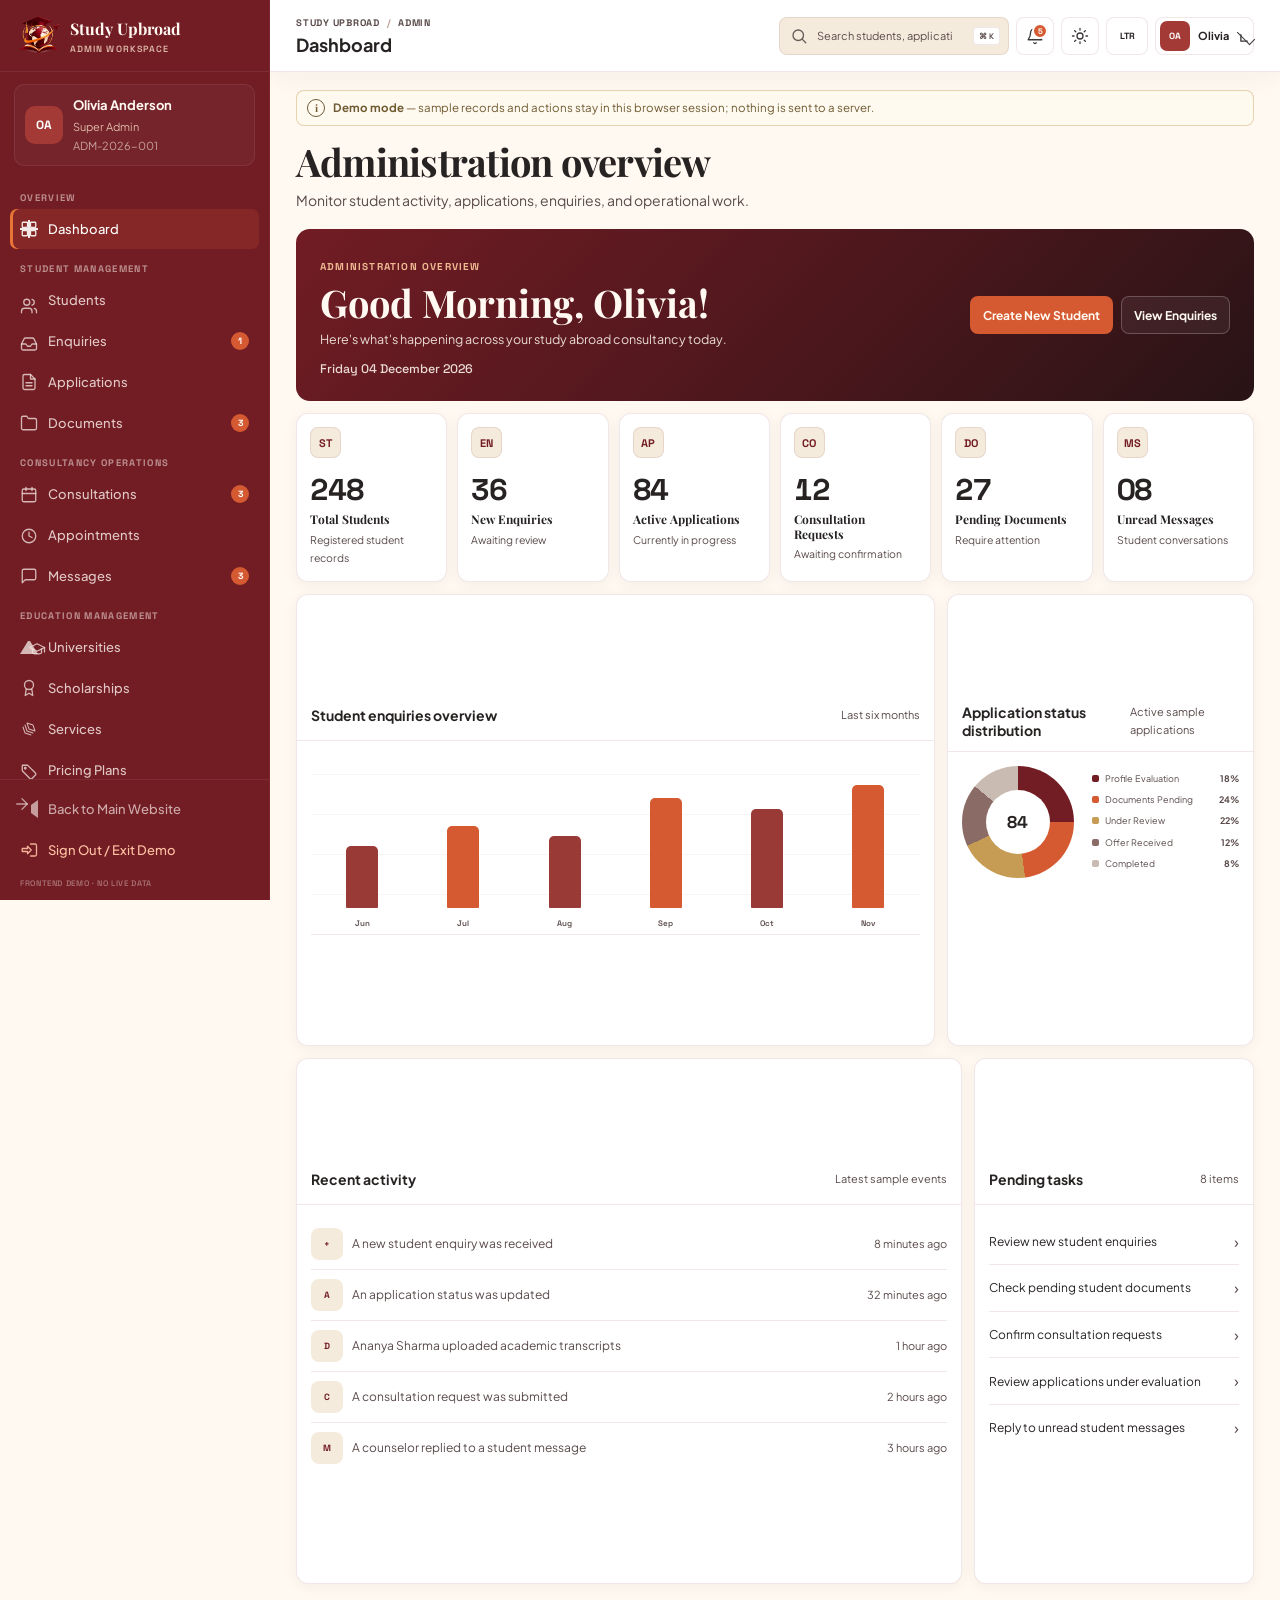
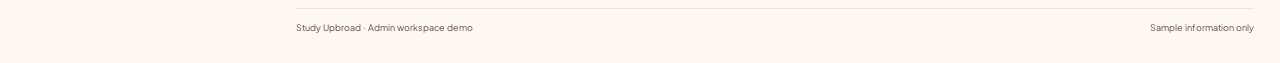
<file: admin/dashboard.html>
<!DOCTYPE html>
<html lang="en" dir="ltr" data-theme="light">
<head>
  <meta charset="UTF-8" />
  <meta name="viewport" content="width=device-width, initial-scale=1.0" />
  <meta name="description" content="Study Upbroad administration demo workspace." />
  <title>Admin Dashboard | Study Upbroad</title>
  <link rel="icon" type="image/png" href="../assets/logo/logo.png" />
  <link rel="preconnect" href="https://fonts.googleapis.com" />
  <link rel="preconnect" href="https://fonts.gstatic.com" crossorigin />
  <link href="https://fonts.googleapis.com/css2?family=Playfair+Display:wght@400;600;700&family=Plus+Jakarta+Sans:wght@400;500;600;700&family=Space+Grotesk:wght@400;500;600;700&display=swap" rel="stylesheet" />
  <link rel="stylesheet" href="../css/style.css" />
  <link rel="stylesheet" href="css/dashboard.css" />
  <script>
    (function () {
      var theme = localStorage.getItem('sub_theme') || 'light';
      var direction = localStorage.getItem('sub_dir') || 'ltr';
      document.documentElement.setAttribute('data-theme', theme);
      document.documentElement.setAttribute('dir', direction);
      document.documentElement.setAttribute('lang', direction === 'rtl' ? 'ar' : 'en');
    })();
  </script>
</head>
<body class="admin-body">
  <div class="admin-overlay" id="adminOverlay"></div>
  <div class="admin-shell">
    <aside class="admin-sidebar" id="adminSidebar" aria-label="Admin navigation">
      <a class="admin-brand" href="../index.html" aria-label="Study Upbroad home">
        <img src="../assets/logo/logo.png" alt="Study Upbroad" />
        <span><strong>Study Upbroad</strong><small>ADMIN WORKSPACE</small></span>
      </a>

      <div class="admin-user">
        <span class="admin-avatar">OA</span>
        <span class="admin-user-copy"><strong>Olivia Anderson</strong><small>Super Admin</small><small class="admin-id">ADM-2026-001</small></span>
      </div>

      <nav class="admin-nav" id="adminNav">
        <div class="nav-group">
          <span class="nav-group-label">Overview</span>
          <button class="admin-nav-link active" type="button" data-section="dashboard" data-icon="grid"><span class="nav-icon"></span><span>Dashboard</span></button>
        </div>
        <div class="nav-group">
          <span class="nav-group-label">Student management</span>
          <button class="admin-nav-link" type="button" data-section="students" data-icon="users"><span class="nav-icon"></span><span>Students</span></button>
          <button class="admin-nav-link" type="button" data-section="enquiries" data-icon="inbox"><span class="nav-icon"></span><span>Enquiries</span><span class="nav-badge" id="enquiryNavCount">0</span></button>
          <button class="admin-nav-link" type="button" data-section="applications" data-icon="file"><span class="nav-icon"></span><span>Applications</span></button>
          <button class="admin-nav-link" type="button" data-section="documents" data-icon="folder"><span class="nav-icon"></span><span>Documents</span><span class="nav-badge" id="documentNavCount">0</span></button>
        </div>
        <div class="nav-group">
          <span class="nav-group-label">Consultancy operations</span>
          <button class="admin-nav-link" type="button" data-section="consultations" data-icon="calendar"><span class="nav-icon"></span><span>Consultations</span><span class="nav-badge" id="consultationNavCount">0</span></button>
          <button class="admin-nav-link" type="button" data-section="appointments" data-icon="clock"><span class="nav-icon"></span><span>Appointments</span></button>
          <button class="admin-nav-link" type="button" data-section="messages" data-icon="message"><span class="nav-icon"></span><span>Messages</span><span class="nav-badge" id="messageNavCount">0</span></button>
        </div>
        <div class="nav-group">
          <span class="nav-group-label">Education management</span>
          <button class="admin-nav-link" type="button" data-section="universities" data-icon="school"><span class="nav-icon"></span><span>Universities</span></button>
          <button class="admin-nav-link" type="button" data-section="scholarships" data-icon="award"><span class="nav-icon"></span><span>Scholarships</span></button>
          <button class="admin-nav-link" type="button" data-section="services" data-icon="layers"><span class="nav-icon"></span><span>Services</span></button>
          <button class="admin-nav-link" type="button" data-section="pricing" data-icon="tag"><span class="nav-icon"></span><span>Pricing Plans</span></button>
        </div>
        <div class="nav-group">
          <span class="nav-group-label">Website management</span>
          <button class="admin-nav-link" type="button" data-section="blog" data-icon="edit"><span class="nav-icon"></span><span>Blog Management</span></button>
          <button class="admin-nav-link" type="button" data-section="website-enquiries" data-icon="globe"><span class="nav-icon"></span><span>Website Enquiries</span><span class="nav-badge" id="websiteEnquiryNavCount">0</span></button>
        </div>
        <div class="nav-group">
          <span class="nav-group-label">Analytics</span>
          <button class="admin-nav-link" type="button" data-section="reports" data-icon="chart"><span class="nav-icon"></span><span>Reports &amp; Analytics</span></button>
        </div>
        <div class="nav-group">
          <span class="nav-group-label">System</span>
          <button class="admin-nav-link" type="button" data-section="settings" data-icon="settings"><span class="nav-icon"></span><span>Settings</span></button>
        </div>
      </nav>

      <div class="admin-sidebar-footer">
        <a class="admin-nav-link secondary-link" href="../index.html"><span class="nav-icon" data-icon="arrow"></span><span>Back to Main Website</span></a>
        <button class="admin-nav-link exit-link" type="button" data-action="exit"><span class="nav-icon" data-icon="logout"></span><span>Sign Out / Exit Demo</span></button>
        <span class="sidebar-demo-label">FRONTEND DEMO · NO LIVE DATA</span>
      </div>
    </aside>

    <main class="admin-main">
      <header class="admin-header">
        <div class="header-leading">
          <button class="icon-button mobile-menu" type="button" id="sidebarToggle" aria-label="Open navigation"><span class="nav-icon" data-icon="menu"></span></button>
          <div><p class="header-kicker">Study Upbroad <span>/</span> Admin</p><h1 class="header-title" id="headerTitle">Dashboard</h1></div>
        </div>
        <div class="header-tools">
          <div class="global-search-wrap">
            <label class="global-search">
              <span class="nav-icon" data-icon="search"></span>
              <input id="globalSearch" type="search" placeholder="Search students, applications…" autocomplete="off" aria-label="Search dashboard records" />
              <kbd>⌘ K</kbd>
            </label>
            <div class="search-results" id="searchResults" role="listbox" aria-label="Search results"></div>
          </div>
          <div class="header-popover-wrap">
            <button class="icon-button notification-button" type="button" id="notificationToggle" aria-label="Notifications"><span class="nav-icon" data-icon="bell"></span><span class="notification-dot" id="notificationCount">0</span></button>
            <section class="notification-popover" id="notificationPopover" aria-label="Notifications" hidden>
              <div class="popover-heading"><strong>Notifications</strong><button class="text-button" type="button" data-action="mark-all-notifications">Mark all read</button></div>
              <div class="notification-list" id="notificationList"></div>
            </section>
          </div>
          <button class="icon-button" type="button" id="themeToggle" aria-label="Toggle light and dark theme"><span class="nav-icon" data-icon="theme"></span></button>
          <button class="direction-button" type="button" id="directionToggle" aria-label="Toggle LTR and RTL">LTR</button>
          <div class="profile-wrap">
            <button class="profile-button" type="button" id="profileToggle" aria-label="Admin profile menu" aria-expanded="false"><span class="profile-avatar">OA</span><span class="profile-name">Olivia</span><span class="nav-icon" data-icon="chevron"></span></button>
            <div class="profile-menu" id="profileMenu" hidden>
              <div class="profile-menu-heading"><strong id="profileMenuName">Olivia Anderson</strong><small id="profileMenuRole">Super Admin · Demo</small></div>
              <button type="button" data-section="settings">My Profile &amp; Settings</button>
              <a href="../index.html">Back to Main Website</a>
              <button class="exit-menu-item" type="button" data-action="exit">Exit Demo</button>
            </div>
          </div>
        </div>
      </header>

      <div class="admin-content" id="adminContent">
        <div class="demo-banner"><span class="demo-mark">i</span><span><strong>Demo mode</strong> — sample records and actions stay in this browser session; nothing is sent to a server.</span></div>
        <div id="sectionView" aria-live="polite"></div>
        <footer class="admin-footer">Study Upbroad · Admin workspace demo <span>Sample information only</span></footer>
      </div>
    </main>
  </div>

  <div class="modal-layer" id="modalLayer" hidden>
    <section class="admin-modal" id="modalContent" role="dialog" aria-modal="true" aria-labelledby="modalTitle"></section>
  </div>
  <div class="toast-region" id="toastRegion" aria-live="polite" aria-atomic="true"></div>
  <script src="js/dashboard-data.js"></script>
  <script src="js/dashboard.js"></script>
</body>
</html>
</file>
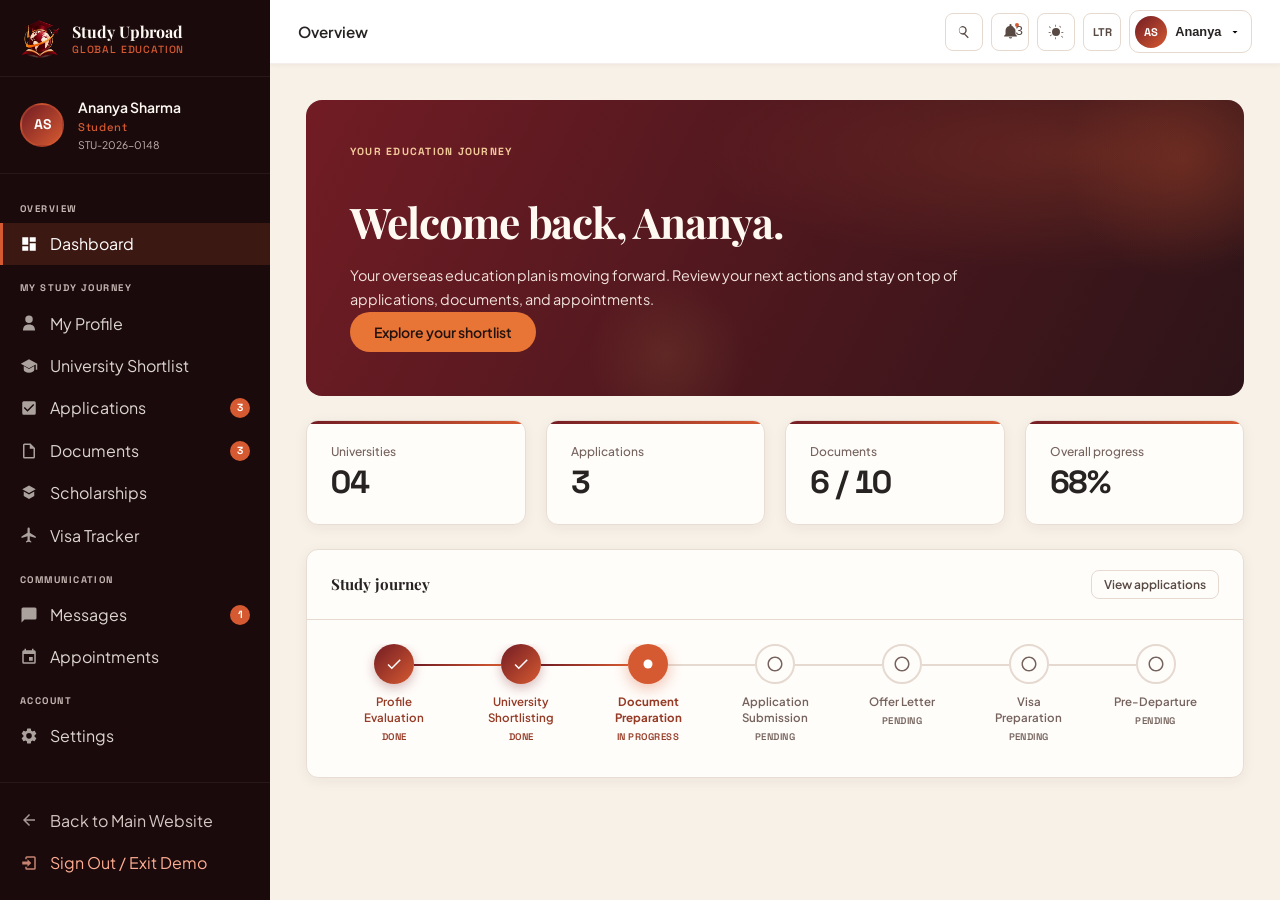
<file: user/dashboard.html>
<!DOCTYPE html>
<html lang="en" dir="ltr" data-theme="light">
<head>
  <meta charset="UTF-8" />
  <meta name="viewport" content="width=device-width, initial-scale=1.0" />
  <meta name="description" content="Student dashboard for Study Upbroad international education services." />
  <title>Student Dashboard | Study Upbroad</title>
  <link rel="icon" type="image/png" href="../assets/logo/logo.png" />
  <link rel="preconnect" href="https://fonts.googleapis.com" />
  <link rel="preconnect" href="https://fonts.gstatic.com" crossorigin />
  <link href="https://fonts.googleapis.com/css2?family=Playfair+Display:wght@400;600;700;800&family=Plus+Jakarta+Sans:wght@300;400;500;600;700&family=Space+Grotesk:wght@400;500;600;700&display=swap" rel="stylesheet" />
  <link rel="stylesheet" href="css/dashboard.css" />
  <script>
    (function () {
      var theme = localStorage.getItem("sub_theme") || "light";
      var direction = localStorage.getItem("sub_dir") || "ltr";
      document.documentElement.setAttribute("data-theme", theme);
      document.documentElement.setAttribute("dir", direction);
      document.documentElement.setAttribute("lang", direction === "rtl" ? "ar" : "en");
    })();
  </script>
</head>
<body class="dashboard-body">
  <div class="sidebar-overlay" id="sidebarOverlay"></div>

  <div class="dash-shell">
    <aside class="dash-sidebar" id="dashSidebar" aria-label="Student navigation">
      <a class="sidebar-brand" href="../index.html" aria-label="Study Upbroad home">
        <img src="../assets/logo/logo.png" alt="Study Upbroad" />
        <span class="sidebar-brand-text">
          <span class="sidebar-brand-name">Study Upbroad</span>
          <span class="sidebar-brand-tagline">Global Education</span>
        </span>
      </a>

      <div class="sidebar-profile">
        <div class="sidebar-avatar">AS</div>
        <div class="sidebar-profile-info">
          <span class="sidebar-profile-name">Ananya Sharma</span>
          <span class="sidebar-profile-role">Student</span>
          <span class="sidebar-profile-id">STU-2026-0148</span>
        </div>
      </div>

      <nav class="sidebar-nav">
        <div class="sidebar-nav-section">
          <span class="sidebar-section-label">Overview</span>
          <button class="sidebar-nav-item active" type="button" data-section="dashboard">
            <svg class="sidebar-nav-icon" viewBox="0 0 24 24" fill="currentColor" aria-hidden="true"><path d="M3 13h8V3H3v10zm0 8h8v-6H3v6zm10 0h8V11h-8v10zm0-18v6h8V3h-8z"/></svg>
            <span class="sidebar-nav-label">Dashboard</span>
          </button>
        </div>

        <div class="sidebar-nav-section">
          <span class="sidebar-section-label">My Study Journey</span>
          <button class="sidebar-nav-item" type="button" data-section="profile"><svg class="sidebar-nav-icon" viewBox="0 0 24 24" fill="currentColor" aria-hidden="true"><path d="M12 12a5 5 0 100-10 5 5 0 000 10zm0 2c-5.33 0-8 2.67-8 8h16c0-5.33-2.67-8-8-8z"/></svg><span class="sidebar-nav-label">My Profile</span></button>
          <button class="sidebar-nav-item" type="button" data-section="universities"><svg class="sidebar-nav-icon" viewBox="0 0 24 24" fill="currentColor" aria-hidden="true"><path d="M12 3L1 9l11 6 9-4.91V17h2V9L12 3zm-7 9.09V17c0 2.21 3.13 4 7 4s7-1.79 7-4v-4.91l-7 3.82-7-3.82z"/></svg><span class="sidebar-nav-label">University Shortlist</span></button>
          <button class="sidebar-nav-item" type="button" data-section="applications"><svg class="sidebar-nav-icon" viewBox="0 0 24 24" fill="currentColor" aria-hidden="true"><path d="M19 3H5a2 2 0 00-2 2v14a2 2 0 002 2h14a2 2 0 002-2V5a2 2 0 00-2-2zm-9 14l-5-5 1.41-1.41L10 14.17l7.59-7.59L19 8l-9 9z"/></svg><span class="sidebar-nav-label">Applications</span><span class="sidebar-nav-badge">3</span></button>
          <button class="sidebar-nav-item" type="button" data-section="documents"><svg class="sidebar-nav-icon" viewBox="0 0 24 24" fill="currentColor" aria-hidden="true"><path d="M14 2H6a2 2 0 00-2 2v16a2 2 0 002 2h12a2 2 0 002-2V8l-6-6zm4 18H6V4h7v5h5v11z"/></svg><span class="sidebar-nav-label">Documents</span><span class="sidebar-nav-badge" id="pendingDocumentsBadge">3</span></button>
          <button class="sidebar-nav-item" type="button" data-section="scholarships"><svg class="sidebar-nav-icon" viewBox="0 0 24 24" fill="currentColor" aria-hidden="true"><path d="M12 2l9 5-9 5-9-5 9-5zm-7 8.09l7 3.89 7-3.89V16l-7 4-7-4v-5.91z"/></svg><span class="sidebar-nav-label">Scholarships</span></button>
          <button class="sidebar-nav-item" type="button" data-section="visa"><svg class="sidebar-nav-icon" viewBox="0 0 24 24" fill="currentColor" aria-hidden="true"><path d="M21 16v-2l-8-5V3.5a1.5 1.5 0 00-3 0V9l-8 5v2l8-2.5V19l-2 1.5V22l3.5-1 3.5 1v-1.5L13 19v-5.5l8 2.5z"/></svg><span class="sidebar-nav-label">Visa Tracker</span></button>
        </div>

        <div class="sidebar-nav-section">
          <span class="sidebar-section-label">Communication</span>
          <button class="sidebar-nav-item" type="button" data-section="messages"><svg class="sidebar-nav-icon" viewBox="0 0 24 24" fill="currentColor" aria-hidden="true"><path d="M20 2H4a2 2 0 00-2 2v18l4-4h14a2 2 0 002-2V4a2 2 0 00-2-2z"/></svg><span class="sidebar-nav-label">Messages</span><span class="sidebar-nav-badge" id="unreadMessagesBadge">3</span></button>
          <button class="sidebar-nav-item" type="button" data-section="appointments"><svg class="sidebar-nav-icon" viewBox="0 0 24 24" fill="currentColor" aria-hidden="true"><path d="M17 12h-5v5h5v-5zM16 1v2H8V1H6v2H5a2 2 0 00-2 2v14a2 2 0 002 2h14a2 2 0 002-2V5a2 2 0 00-2-2h-1V1h-2zm3 18H5V8h14v11z"/></svg><span class="sidebar-nav-label">Appointments</span></button>
        </div>

        <div class="sidebar-nav-section">
          <span class="sidebar-section-label">Account</span>
          <button class="sidebar-nav-item" type="button" data-section="settings"><svg class="sidebar-nav-icon" viewBox="0 0 24 24" fill="currentColor" aria-hidden="true"><path d="M19.43 12.98c.04-.32.07-.65.07-.98s-.03-.66-.08-.98l2.11-1.65a.5.5 0 00.12-.64l-2-3.46a.5.5 0 00-.61-.22l-2.49 1a7.28 7.28 0 00-1.69-.98L14.5 2.42A.49.49 0 0014 2h-4a.49.49 0 00-.49.42l-.38 2.65c-.61.25-1.17.59-1.69.98l-2.49-1a.49.49 0 00-.61.22l-2 3.46a.5.5 0 00.12.64l2.11 1.65c-.04.32-.08.65-.08.98s.03.66.08.98l-2.11 1.65a.5.5 0 00-.12.64l2 3.46c.12.22.37.31.61.22l2.49-1c.52.4 1.08.73 1.69.98l.38 2.65A.49.49 0 0010 22h4c.24 0 .45-.17.49-.42l.38-2.65c.61-.25 1.17-.58 1.69-.98l2.49 1c.24.09.49 0 .61-.22l2-3.46a.5.5 0 00-.12-.64l-2.11-1.65zM12 15.5A3.5 3.5 0 1112 8a3.5 3.5 0 010 7.5z"/></svg><span class="sidebar-nav-label">Settings</span></button>
        </div>
      </nav>

      <div class="sidebar-footer">
        <a class="sidebar-nav-item sidebar-back-link" href="../index.html"><svg class="sidebar-nav-icon" viewBox="0 0 24 24" fill="currentColor" aria-hidden="true"><path d="M20 11H7.83l5.58-5.59L12 4l-8 8 8 8 1.41-1.41L7.83 13H20v-2z"/></svg><span class="sidebar-nav-label">Back to Main Website</span></a>
        <button class="sidebar-nav-item sidebar-signout" type="button" data-exit-demo><svg class="sidebar-nav-icon" viewBox="0 0 24 24" fill="currentColor" aria-hidden="true"><path d="M10 17l5-5-5-5v3H3v4h7v3zm9-14H9a2 2 0 00-2 2v2h2V5h10v14H9v-2H7v2a2 2 0 002 2h10a2 2 0 002-2V5a2 2 0 00-2-2z"/></svg><span class="sidebar-nav-label">Sign Out / Exit Demo</span></button>
      </div>
    </aside>

    <main class="dash-main">
      <header class="dash-header">
        <div class="dash-header-left">
          <button class="sidebar-toggle-btn" id="sidebarToggleBtn" type="button" aria-label="Open navigation">
            <svg viewBox="0 0 24 24" width="20" height="20" fill="currentColor" aria-hidden="true"><path d="M3 6h18v2H3V6zm0 5h18v2H3v-2zm0 5h18v2H3v-2z"/></svg>
          </button>
          <span class="dash-page-title" id="dashPageTitle">Overview</span>
        </div>
        <div class="dash-header-right">
          <button class="dash-search-btn" type="button" aria-label="Search dashboard" onclick="document.querySelector('.dash-content').scrollIntoView({behavior:'smooth'})">
            <svg viewBox="0 0 24 24" width="16" height="16" fill="currentColor" aria-hidden="true"><path d="M9.5 3a6.5 6.5 0 014.18 11.49l5.42 5.41-1.41 1.41-5.41-5.42A6.5 6.5 0 119.5 3zm0 2a4.5 4.5 0 100 9 4.5 4.5 0 000-9z"/></svg>
          </button>
          <div class="dash-notifications">
            <button class="dash-notif-btn" id="dashNotifBtn" type="button" aria-label="Notifications">
              <svg viewBox="0 0 24 24" width="17" height="17" fill="currentColor" aria-hidden="true"><path d="M12 22a2.5 2.5 0 002.45-2h-4.9A2.5 2.5 0 0012 22zm7-6v-5a7 7 0 00-5.5-6.85V3a1.5 1.5 0 00-3 0v1.15A7 7 0 005 11v5l-2 2v1h18v-1l-2-2z"/></svg>
              <span class="dash-notif-dot" id="dashNotifBadge">3</span>
            </button>
            <div class="dash-notif-dropdown" id="dashNotifDropdown">
              <div class="dash-notif-header"><span class="dash-notif-title">Notifications</span><button class="dash-notif-mark-all" id="markAllReadBtn" type="button">Mark all read</button></div>
              <div class="dash-notif-list" id="dashNotifList"></div>
            </div>
          </div>
          <button class="dash-ctrl-btn" id="dashThemeToggle" type="button" aria-label="Toggle theme">
            <svg class="dash-sun-icon" viewBox="0 0 24 24" width="16" height="16" fill="currentColor" aria-hidden="true"><path d="M12 18a6 6 0 100-12 6 6 0 000 12zm0-14V1h-1v3h1zm0 16v3h-1v-3h1zM4.22 5.64l-2.12-2.12-.71.71 2.12 2.12.71-.71zm15.56 12.72l2.12 2.12.71-.71-2.12-2.12-.71.71zM1 13h3v-1H1v1zm19-1v1h3v-1h-3zM3.51 18.49l2.13-2.12-.71-.71-2.13 2.12.71.71zm15.56-12.98l.71-.71-2.12-2.12-.71.71 2.12 2.12z"/></svg>
            <svg class="dash-moon-icon" style="display:none" viewBox="0 0 24 24" width="16" height="16" fill="currentColor" aria-hidden="true"><path d="M20.2 15.4A9 9 0 018.6 3.8 9 9 0 1020.2 15.4z"/></svg>
          </button>
          <button class="dash-ctrl-btn" id="dashDirToggle" type="button" aria-label="Toggle text direction">LTR</button>
          <div class="dash-header-avatar">
            <button class="dash-avatar-btn" id="dashAvatarBtn" type="button" aria-label="Open profile menu">
              <span class="dash-avatar-circle">AS</span><span class="dash-avatar-name">Ananya</span>
              <svg viewBox="0 0 24 24" width="12" height="12" fill="currentColor" aria-hidden="true"><path d="M7 10l5 5 5-5H7z"/></svg>
            </button>
            <div class="dash-avatar-dropdown" id="dashAvatarDropdown">
              <div class="dash-avatar-dropdown-header"><span class="dash-avatar-dropdown-name">Ananya Sharma</span><span class="dash-avatar-dropdown-role">Student</span></div>
              <button class="dash-dropdown-item" type="button" data-avatar-section="profile">My Profile</button>
              <button class="dash-dropdown-item" type="button" data-avatar-section="settings">Settings</button>
              <a class="dash-dropdown-item" href="../index.html">Back to Main Website</a>
              <div class="dash-dropdown-divider"></div>
              <button class="dash-dropdown-item danger" type="button" data-exit-demo>Exit Demo</button>
            </div>
          </div>
        </div>
      </header>

      <div class="dash-content">
        <section class="dash-section active" id="section-dashboard">
          <div class="dash-welcome-card">
            <span class="dash-welcome-eyebrow">Your education journey</span>
            <h1 class="dash-welcome-heading">Welcome back, Ananya.</h1>
            <p class="dash-welcome-text">Your overseas education plan is moving forward. Review your next actions and stay on top of applications, documents, and appointments.</p>
            <button class="dash-welcome-btn" id="exploreUnisBtn" type="button">Explore your shortlist</button>
          </div>

          <div class="dash-stats-grid">
            <article class="dash-stat-card"><span class="dash-stat-label">Universities</span><strong class="dash-stat-value" id="statUni">4</strong></article>
            <article class="dash-stat-card"><span class="dash-stat-label">Applications</span><strong class="dash-stat-value" id="statApps">3</strong></article>
            <article class="dash-stat-card"><span class="dash-stat-label">Documents</span><strong class="dash-stat-value" id="statDocs">8 / 10</strong></article>
            <article class="dash-stat-card"><span class="dash-stat-label">Overall progress</span><strong class="dash-stat-value" id="statProgress">68%</strong></article>
          </div>

          <div class="dash-card dash-overview-journey">
            <div class="dash-card-header"><h2 class="dash-card-title">Study journey</h2><button class="dash-btn dash-btn-outline dash-btn-sm" id="viewApplicationsBtn" type="button">View applications</button></div>
            <div class="dash-card-body"><div class="journey-timeline" id="journeyTimeline"></div></div>
          </div>
        </section>

        <section class="dash-section" id="section-profile">
          <div class="dash-page-header"><span class="dash-section-eyebrow">Student account</span><h1 class="dash-section-title">My Profile</h1><p class="dash-section-subtitle">Keep your academic and contact details up to date.</p></div>
          <div class="dash-card"><div class="dash-card-header"><div><span class="profile-avatar-large" id="profileHeaderInitials">AS</span></div><div><strong id="profileName">Ananya Sharma</strong><span id="profileId">STU-2026-0148</span></div></div>
            <div class="dash-card-body">
              <div class="profile-progress"><span>Profile completion</span><strong id="profileCompletionPct">78%</strong></div><div class="dash-progress-track"><div class="dash-progress-fill" id="profileCompletionBar"></div></div>
              <form id="profileForm" class="dash-form-grid" onsubmit="return false">
                <label class="dash-form-field">Full name<input class="dash-form-control" id="profileFullName" /></label>
                <label class="dash-form-field">Email address<input class="dash-form-control" id="profileEmail" type="email" /></label>
                <label class="dash-form-field">Mobile number<input class="dash-form-control" id="profileMobile" /></label>
                <label class="dash-form-field">Qualification<input class="dash-form-control" id="profileQualification" /></label>
                <label class="dash-form-field">Study level<input class="dash-form-control" id="profileStudyLevel" /></label>
                <label class="dash-form-field">Destinations<input class="dash-form-control" id="profileDestinations" /></label>
                <label class="dash-form-field">Interested course<input class="dash-form-control" id="profileCourse" /></label>
                <label class="dash-form-field">Intake<input class="dash-form-control" id="profileIntake" /></label>
              </form>
              <div class="dash-form-actions"><button class="dash-btn dash-btn-primary" id="profileEditBtn" type="button">Edit profile</button><button class="dash-btn dash-btn-primary" id="profileSaveBtn" type="button" style="display:none">Save changes</button><button class="dash-btn dash-btn-outline" id="profileCancelBtn" type="button" style="display:none">Cancel</button></div>
            </div>
          </div>
        </section>

        <section class="dash-section" id="section-universities">
          <div class="dash-page-header"><span class="dash-section-eyebrow">Options</span><h1 class="dash-section-title">University Shortlist</h1><p class="dash-section-subtitle">Compare and manage your preferred institutions.</p></div>
          <div class="dash-section-toolbar"><button class="dash-btn dash-btn-primary" id="addUniversityBtn" type="button">Add university</button></div>
          <div class="universities-grid" id="universitiesGrid"></div>
        </section>

        <section class="dash-section" id="section-applications">
          <div class="dash-page-header"><span class="dash-section-eyebrow">Applications</span><h1 class="dash-section-title">My Applications</h1><p class="dash-section-subtitle">Track submission status and pending actions.</p></div>
          <div class="dash-card"><div class="dash-card-header"><div class="dash-table-tools"><input class="dash-form-control" id="appSearchInput" type="search" placeholder="Search applications" /><select class="dash-form-control" id="appFilterSelect"><option value="all">All statuses</option><option>Documents Pending</option><option>Under Review</option><option>Profile Evaluation</option></select></div></div><div class="dash-table-wrap"><table class="dash-table"><thead><tr><th>University</th><th>Course</th><th>Intake</th><th>Status</th><th>Applied</th><th>Details</th></tr></thead><tbody id="appTableBody"></tbody></table></div></div>
        </section>

        <section class="dash-section" id="section-documents">
          <div class="dash-page-header"><span class="dash-section-eyebrow">Documents</span><h1 class="dash-section-title">My Documents</h1><p class="dash-section-subtitle">Upload and review your application documents.</p></div>
          <div class="dash-card"><div class="dash-card-header"><h2 class="dash-card-title">Document checklist</h2><strong id="docProgressCount">8 / 10</strong></div><div class="dash-card-body"><div class="dash-progress-track"><div class="dash-progress-fill" id="docProgressBar"></div></div><div class="document-list" id="docList"></div></div></div>
        </section>

        <section class="dash-section" id="section-scholarships">
          <div class="dash-page-header"><span class="dash-section-eyebrow">Funding</span><h1 class="dash-section-title">Scholarships</h1><p class="dash-section-subtitle">Explore sample funding opportunities for international students.</p></div>
          <div class="scholarship-grid" id="schGrid"></div>
        </section>

        <section class="dash-section" id="section-visa">
          <div class="dash-page-header"><span class="dash-section-eyebrow">Destination preparation</span><h1 class="dash-section-title">Visa Tracker</h1><p class="dash-section-subtitle">Follow the essential steps before you travel.</p></div>
          <div class="dash-card"><div class="dash-card-body"><div class="visa-checklist" id="visaChecklist"></div></div></div>
        </section>

        <section class="dash-section" id="section-messages">
          <div class="dash-page-header"><span class="dash-section-eyebrow">Counselor support</span><h1 class="dash-section-title">Messages</h1><p class="dash-section-subtitle">Communicate with your education counselor.</p></div>
          <div class="dash-card message-card"><div class="message-history" id="msgHistory"></div><div class="message-compose"><textarea class="dash-form-control" id="msgInput" rows="2" placeholder="Write a message"></textarea><button class="dash-btn dash-btn-primary" id="msgSendBtn" type="button">Send</button></div></div>
        </section>

        <section class="dash-section" id="section-appointments">
          <div class="dash-page-header"><span class="dash-section-eyebrow">Meetings</span><h1 class="dash-section-title">Appointments</h1><p class="dash-section-subtitle">View or request counselor consultations.</p></div>
          <div id="aptContainer"></div>
        </section>

        <section class="dash-section" id="section-settings">
          <div class="dash-page-header"><span class="dash-section-eyebrow">Preferences</span><h1 class="dash-section-title">Settings</h1><p class="dash-section-subtitle">Personalize your dashboard experience.</p></div>
          <div class="settings-grid">
            <div class="dash-card"><div class="dash-card-header"><h2 class="dash-card-title">Appearance</h2></div><div class="dash-card-body"><span class="settings-label">Theme</span><div class="settings-options"><button class="settings-theme-option" data-theme-opt="light" type="button">Light</button><button class="settings-theme-option" data-theme-opt="dark" type="button">Dark</button></div><span class="settings-label">Direction</span><div class="settings-options"><button class="settings-theme-option" data-dir-opt="ltr" type="button">LTR</button><button class="settings-theme-option" data-dir-opt="rtl" type="button">RTL</button></div></div></div>
            <div class="dash-card"><div class="dash-card-header"><h2 class="dash-card-title">Notifications</h2></div><div class="dash-card-body"><label class="settings-toggle-row"><span>Email updates</span><input id="settingEmailUpdates" type="checkbox" /></label><label class="settings-toggle-row"><span>Application updates</span><input id="settingAppUpdates" type="checkbox" /></label><label class="settings-toggle-row"><span>Document reminders</span><input id="settingDocReminders" type="checkbox" /></label><label class="settings-toggle-row"><span>Message alerts</span><input id="settingMsgAlerts" type="checkbox" /></label></div></div>
          </div>
        </section>
      </div>
    </main>
  </div>

  <div class="dash-modal-overlay" id="modal-confirmModal"><div class="dash-modal"><div class="dash-modal-header"><h2 class="dash-modal-title" id="confirmModalTitle">Confirm action</h2></div><div class="dash-modal-body"><p id="confirmModalMessage"></p></div><div class="dash-modal-footer"><button class="dash-btn dash-btn-outline" type="button" data-close-modal="confirmModal">Cancel</button><button class="dash-btn dash-btn-danger" id="confirmModalBtn" type="button">Confirm</button></div></div></div>
  <div class="dash-modal-overlay" id="modal-addUniModal"><div class="dash-modal"><div class="dash-modal-header"><h2 class="dash-modal-title">Add university</h2><button class="dash-modal-close" type="button" data-close-modal="addUniModal">×</button></div><div class="dash-modal-body"><form id="addUniForm" class="dash-form-grid" onsubmit="return false"><label class="dash-form-field">University name<input class="dash-form-control" id="addUniName" /></label><label class="dash-form-field">Country<input class="dash-form-control" id="addUniCountry" /></label><label class="dash-form-field">Programme<input class="dash-form-control" id="addUniProgram" /></label><label class="dash-form-field">Intake<input class="dash-form-control" id="addUniIntake" /></label></form></div><div class="dash-modal-footer"><button class="dash-btn dash-btn-outline" type="button" data-close-modal="addUniModal">Cancel</button><button class="dash-btn dash-btn-primary" id="addUniSubmitBtn" type="button">Add university</button></div></div></div>
  <div class="dash-modal-overlay" id="modal-uniModal"><div class="dash-modal"><div class="dash-modal-header"><h2 class="dash-modal-title" id="uniModalTitle"></h2><button class="dash-modal-close" type="button" data-close-modal="uniModal">×</button></div><div class="dash-modal-body"><span class="status-badge" id="uniModalStatusBadge"></span><p id="uniModalDesc"></p><dl class="modal-details"><dt>Country</dt><dd id="uniModalCountry"></dd><dt>Program</dt><dd id="uniModalProgram"></dd><dt>Intake</dt><dd id="uniModalIntake"></dd><dt>Ranking</dt><dd id="uniModalRanking"></dd><dt>Tuition</dt><dd id="uniModalTuition"></dd></dl></div></div></div>
  <div class="dash-modal-overlay" id="modal-schModal"><div class="dash-modal"><div class="dash-modal-header"><h2 class="dash-modal-title" id="schModalTitle"></h2><button class="dash-modal-close" type="button" data-close-modal="schModal">×</button></div><div class="dash-modal-body"><p id="schModalDesc"></p><dl class="modal-details"><dt>Category</dt><dd id="schModalCategory"></dd><dt>Destination</dt><dd id="schModalDest"></dd><dt>Eligibility</dt><dd id="schModalElig"></dd><dt>Deadline</dt><dd id="schModalDeadline"></dd></dl></div></div></div>
  <div class="dash-modal-overlay" id="modal-aptModal"><div class="dash-modal"><div class="dash-modal-header"><h2 class="dash-modal-title" id="aptModalType"></h2><button class="dash-modal-close" type="button" data-close-modal="aptModal">×</button></div><div class="dash-modal-body"><dl class="modal-details"><dt>Counselor</dt><dd id="aptModalCounselor"></dd><dt>Date</dt><dd id="aptModalDate"></dd><dt>Time</dt><dd id="aptModalTime"></dd><dt>Mode</dt><dd id="aptModalMode"></dd><dt>Topic</dt><dd id="aptModalTopic"></dd><dt>Note</dt><dd id="aptModalNote"></dd></dl></div></div></div>
  <div class="dash-modal-overlay" id="modal-requestAptModal"><div class="dash-modal"><div class="dash-modal-header"><h2 class="dash-modal-title">Request consultation</h2><button class="dash-modal-close" type="button" data-close-modal="requestAptModal">×</button></div><div class="dash-modal-body"><form id="requestAptForm" class="dash-form-grid" onsubmit="return false"><label class="dash-form-field">Topic<input class="dash-form-control" id="aptTopic" /></label><label class="dash-form-field">Date<input class="dash-form-control" id="aptDate" type="date" /></label><label class="dash-form-field">Time<input class="dash-form-control" id="aptTime" type="time" /></label><label class="dash-form-field">Mode<select class="dash-form-control" id="aptMode"><option>Online</option><option>In person</option><option>Phone call</option></select></label></form></div><div class="dash-modal-footer"><button class="dash-btn dash-btn-outline" type="button" data-close-modal="requestAptModal">Cancel</button><button class="dash-btn dash-btn-primary" type="button" data-apt-submit>Request</button></div></div></div>
  <div class="dash-modal-overlay" id="modal-rescheduleModal"><div class="dash-modal"><div class="dash-modal-header"><h2 class="dash-modal-title">Reschedule appointment</h2><button class="dash-modal-close" type="button" data-close-modal="rescheduleModal">×</button></div><div class="dash-modal-body"><div class="dash-form-grid"><label class="dash-form-field">New date<input class="dash-form-control" id="rescheduleDate" type="date" /></label><label class="dash-form-field">New time<input class="dash-form-control" id="rescheduleTime" type="time" /></label></div></div><div class="dash-modal-footer"><button class="dash-btn dash-btn-outline" type="button" data-close-modal="rescheduleModal">Cancel</button><button class="dash-btn dash-btn-primary" type="button" data-reschedule-submit>Reschedule</button></div></div></div>

  <script src="js/dashboard-data.js"></script>
  <script src="js/dashboard.js"></script>
</body>
</html>
</file>
<file: css/style.css>
﻿/* ============================================
   MAIN STYLESHEET - Study Upbroad
   Premium International Education Consultancy
   ============================================ */

/* ---- CSS Custom Properties (Design Tokens) ---- */
:root {
  /* Brand Colors */
  --burgundy: #721C24;
  --dark-red: #A52A2A;
  --burnt-orange: #D65A31;
  --burnt-orange-contrast: #B94728;
  --warm-orange: #E87535;
  --soft-ivory: #FFF9F2;
  --cream: #F5EBDD;
  --dark-text: #282323;
  --muted-gold: #C69B54;

  /* Light Mode Tokens */
  --bg-primary: #FFF9F2;
  --bg-secondary: #F5EBDD;
  --bg-card: #FFFFFF;
  --text-primary: #282323;
  --text-secondary: #5a4a4a;
  --text-muted: #9a8080;
  --border-color: rgba(114, 28, 36, 0.1);
  --shadow-sm: 0 2px 12px rgba(40, 35, 35, 0.06);
  --shadow-md: 0 8px 32px rgba(40, 35, 35, 0.1);
  --shadow-lg: 0 20px 60px rgba(40, 35, 35, 0.12);

  /* Transitions */
  --transition-fast: 0.2s ease;
  --transition-base: 0.3s cubic-bezier(0.4, 0, 0.2, 1);
  --transition-slow: 0.5s cubic-bezier(0.4, 0, 0.2, 1);
}

/* ---- Dark Mode Tokens ---- */
[data-theme="dark"] {
  --bg-primary: #160a0a;
  --bg-secondary: #1f1010;
  --bg-card: #261212;
  --text-primary: rgba(255, 249, 242, 0.92);
  --text-secondary: rgba(255, 249, 242, 0.65);
  --text-muted: rgba(255, 249, 242, 0.4);
  --border-color: rgba(214, 90, 49, 0.15);
  --shadow-sm: 0 2px 12px rgba(0, 0, 0, 0.3);
  --shadow-md: 0 8px 32px rgba(0, 0, 0, 0.35);
  --shadow-lg: 0 20px 60px rgba(0, 0, 0, 0.4);
}

/* ---- Base Reset & Typography ---- */
*,
*::before,
*::after {
  box-sizing: border-box;
}

html {
  scroll-behavior: smooth;
  overflow-x: clip;
  font-size: 16px;
}

body {
  font-family: 'Plus Jakarta Sans', sans-serif;
  background-color: var(--bg-primary);
  color: var(--text-primary);
  line-height: 1.6;
  transition: background-color 0.4s ease, color 0.4s ease;
  overflow-x: hidden;
}

body.mobile-menu-open {
  overflow: hidden;
}

h1,
h2,
h3,
h4,
h5,
h6 {
  font-family: 'Playfair Display', serif;
  font-weight: 700;
  line-height: 1.2;
  color: var(--text-primary);
}

p {
  color: var(--text-secondary);
  line-height: 1.75;
}

a {
  text-decoration: none;
  transition: color var(--transition-base);
}

img {
  max-width: 100%;
  height: auto;
}

section {
  padding: 6rem 0;
}

/* ---- Utility Classes ---- */
.text-burgundy {
  color: var(--burgundy) !important;
}

.text-burnt-orange {
  color: var(--burnt-orange) !important;
}

.text-warm-orange {
  color: var(--warm-orange) !important;
}

.text-muted-gold {
  color: var(--muted-gold) !important;
}

.bg-ivory {
  background-color: var(--bg-primary) !important;
}

.bg-cream {
  background-color: var(--bg-secondary) !important;
}

/* ---- Section Label / Eyebrow ---- */
.section-eyebrow {
  display: inline-flex;
  align-items: center;
  gap: 0.5rem;
  font-family: 'Space Grotesk', sans-serif;
  font-size: 0.75rem;
  font-weight: 700;
  letter-spacing: 0.18em;
  text-transform: uppercase;
  color: var(--burnt-orange);
  margin-bottom: 1rem;
}

.section-eyebrow::before {
  content: '';
  display: inline-block;
  width: 24px;
  height: 2px;
  background: var(--burnt-orange);
  border-radius: 2px;
}

[dir="rtl"] .section-eyebrow::before {
  order: 1;
}

.section-title {
  font-family: 'Playfair Display', serif;
  font-size: clamp(2rem, 4vw, 3rem);
  font-weight: 700;
  color: var(--text-primary);
  margin-bottom: 1.25rem;
  line-height: 1.15;
}

.section-subtitle {
  font-family: 'Plus Jakarta Sans', sans-serif;
  font-size: 1.0625rem;
  color: var(--text-secondary);
  max-width: 580px;
  line-height: 1.75;
}

/* ---- Buttons ---- */
.btn-primary-brand {
  display: inline-flex;
  align-items: center;
  gap: 0.5rem;
  font-family: 'Plus Jakarta Sans', sans-serif;
  font-size: 0.9rem;
  font-weight: 600;
  letter-spacing: 0.02em;
  padding: 0.85rem 2rem;
  border-radius: 50px;
  background: var(--burnt-orange-contrast);
  color: var(--soft-ivory);
  border: none;
  cursor: pointer;
  transition: all var(--transition-base);
  box-shadow: 0 4px 20px rgba(114, 28, 36, 0.24);
  text-decoration: none;
  min-height: 50px;
  white-space: nowrap;
}

.btn-primary-brand:hover {
  transform: translateY(-2px);
  box-shadow: 0 8px 28px rgba(114, 28, 36, 0.32);
  color: var(--soft-ivory);
  background: var(--burnt-orange-contrast);
}

.btn-primary-brand:active {
  transform: translateY(0);
}

.btn-outline-brand {
  display: inline-flex;
  align-items: center;
  gap: 0.5rem;
  font-family: 'Plus Jakarta Sans', sans-serif;
  font-size: 0.9rem;
  font-weight: 600;
  letter-spacing: 0.02em;
  padding: 0.7rem 2rem;
  border-radius: 50px;
  background: transparent;
  color: var(--burgundy);
  border: 2px solid var(--burgundy);
  cursor: pointer;
  transition: all var(--transition-base);
  text-decoration: none;
  min-height: 50px;
  white-space: nowrap;
}

.btn-outline-brand:hover {
  background: var(--burgundy);
  color: var(--soft-ivory);
  transform: translateY(-2px);
}

.btn-outline-light-brand {
  display: inline-flex;
  align-items: center;
  gap: 0.5rem;
  font-family: 'Plus Jakarta Sans', sans-serif;
  font-size: 0.9rem;
  font-weight: 600;
  letter-spacing: 0.02em;
  padding: 0.7rem 2rem;
  border-radius: 50px;
  background: transparent;
  color: var(--soft-ivory);
  border: 2px solid rgba(255, 249, 242, 0.5);
  cursor: pointer;
  transition: all var(--transition-base);
  text-decoration: none;
  min-height: 50px;
  white-space: nowrap;
}

.btn-outline-light-brand:hover {
  background: rgba(255, 249, 242, 0.15);
  border-color: var(--soft-ivory);
  color: var(--soft-ivory);
  transform: translateY(-2px);
}

/* ---- Scroll Reveal Animations ---- */
.reveal {
  opacity: 0;
  transform: translateY(32px);
  transition: opacity 0.7s cubic-bezier(0.4, 0, 0.2, 1), transform 0.7s cubic-bezier(0.4, 0, 0.2, 1);
}

.reveal.revealed {
  opacity: 1;
  transform: translateY(0);
}

.reveal-left {
  opacity: 0;
  transform: translateX(-40px);
  transition: opacity 0.7s cubic-bezier(0.4, 0, 0.2, 1), transform 0.7s cubic-bezier(0.4, 0, 0.2, 1);
}

.reveal-left.revealed {
  opacity: 1;
  transform: translateX(0);
}

.reveal-right {
  opacity: 0;
  transform: translateX(40px);
  transition: opacity 0.7s cubic-bezier(0.4, 0, 0.2, 1), transform 0.7s cubic-bezier(0.4, 0, 0.2, 1);
}

.reveal-right.revealed {
  opacity: 1;
  transform: translateX(0);
}

@media (max-width: 1199.98px) {
  .reveal-left,
  .reveal-right {
    transform: translateY(24px);
  }

  .reveal-left.revealed,
  .reveal-right.revealed {
    transform: translateY(0);
  }
}

.reveal-scale {
  opacity: 0;
  transform: scale(0.9);
  transition: opacity 0.6s cubic-bezier(0.4, 0, 0.2, 1), transform 0.6s cubic-bezier(0.4, 0, 0.2, 1);
}

.reveal-scale.revealed {
  opacity: 1;
  transform: scale(1);
}

/* Stagger delays */
.delay-1 {
  transition-delay: 0.1s !important;
}

.delay-2 {
  transition-delay: 0.2s !important;
}

.delay-3 {
  transition-delay: 0.3s !important;
}

.delay-4 {
  transition-delay: 0.4s !important;
}

.delay-5 {
  transition-delay: 0.5s !important;
}

.delay-6 {
  transition-delay: 0.6s !important;
}

/* Reduced motion */
@media (prefers-reduced-motion: reduce) {

  .reveal,
  .reveal-left,
  .reveal-right,
  .reveal-scale {
    opacity: 1;
    transform: none;
    transition: none;
  }

  * {
    animation-duration: 0.01ms !important;
    animation-iteration-count: 1 !important;
    transition-duration: 0.01ms !important;
  }
}

/* ============================================
   SECTION 1: HERO
   ============================================ */

.hero-section {
  min-height: 100vh;
  position: relative;
  display: flex;
  align-items: center;
  overflow: hidden;
  background: linear-gradient(135deg, #1a0608 0%, #2d0e12 40%, #3d1a08 80%, #2a1005 100%);
}

.hero-bg-pattern {
  position: absolute;
  inset: 0;
  opacity: 0.04;
  background-image: radial-gradient(circle at 20% 20%, #fff 1px, transparent 1px),
    radial-gradient(circle at 80% 80%, #fff 1px, transparent 1px);
  background-size: 60px 60px;
}

.hero-gradient-orb {
  position: absolute;
  border-radius: 50%;
  filter: blur(80px);
  opacity: 0.15;
  animation: float-orb 8s ease-in-out infinite;
}

.orb-1 {
  width: 500px;
  height: 500px;
  background: var(--burnt-orange);
  top: -100px;
  right: -100px;
  animation-delay: 0s;
}

.orb-2 {
  width: 300px;
  height: 300px;
  background: var(--muted-gold);
  bottom: -50px;
  left: 10%;
  animation-delay: 3s;
}

.orb-3 {
  width: 200px;
  height: 200px;
  background: var(--burgundy);
  top: 50%;
  left: 50%;
  animation-delay: 6s;
}

@keyframes float-orb {

  0%,
  100% {
    transform: translateY(0) scale(1);
  }

  50% {
    transform: translateY(-30px) scale(1.05);
  }
}

.hero-content {
  position: relative;
  z-index: 2;
  padding-top: 7rem;
  padding-bottom: 4rem;
}

.hero-eyebrow {
  display: inline-flex;
  align-items: center;
  gap: 0.75rem;
  font-family: 'Space Grotesk', sans-serif;
  font-size: 0.75rem;
  font-weight: 600;
  letter-spacing: 0.2em;
  text-transform: uppercase;
  color: var(--warm-orange);
  margin-bottom: 1.5rem;
  padding: 0.5rem 1.25rem;
  border: 1px solid rgba(232, 117, 53, 0.3);
  border-radius: 50px;
  background: rgba(232, 117, 53, 0.08);
  backdrop-filter: blur(10px);
}

.hero-eyebrow-dot {
  width: 6px;
  height: 6px;
  border-radius: 50%;
  background: var(--warm-orange);
  animation: pulse-dot 2s ease-in-out infinite;
}

@keyframes pulse-dot {

  0%,
  100% {
    opacity: 1;
    transform: scale(1);
  }

  50% {
    opacity: 0.5;
    transform: scale(0.7);
  }
}

.hero-title {
  font-family: 'Playfair Display', serif;
  font-size: clamp(2.75rem, 6vw, 5rem);
  font-weight: 800;
  color: var(--soft-ivory);
  line-height: 1.08;
  margin-bottom: 1.5rem;
  letter-spacing: -0.02em;
}

.hero-title-accent {
  background: linear-gradient(135deg, var(--warm-orange), var(--muted-gold));
  -webkit-background-clip: text;
  -webkit-text-fill-color: transparent;
  background-clip: text;
  display: block;
}

.hero-subtitle {
  font-family: 'Plus Jakarta Sans', sans-serif;
  font-size: clamp(1rem, 1.5vw, 1.125rem);
  color: rgba(255, 249, 242, 0.75);
  line-height: 1.8;
  max-width: 520px;
  margin-bottom: 2.5rem;
}

.hero-cta-group {
  display: flex;
  flex-wrap: wrap;
  gap: 1rem;
  margin-bottom: 3rem;
}

.hero-stats-inline {
  display: flex;
  gap: 2rem;
  flex-wrap: wrap;
}

.hero-stat-item {
  display: flex;
  align-items: center;
  gap: 0.75rem;
}

.hero-stat-num {
  font-family: 'Space Grotesk', sans-serif;
  font-size: 1.5rem;
  font-weight: 700;
  color: var(--soft-ivory);
  line-height: 1;
}

.hero-stat-label {
  font-family: 'Plus Jakarta Sans', sans-serif;
  font-size: 0.75rem;
  color: rgba(255, 249, 242, 0.55);
  line-height: 1.3;
  max-width: 60px;
}

.hero-stat-divider {
  width: 1px;
  height: 36px;
  background: rgba(255, 249, 242, 0.15);
}

/* Hero Visual (Right Side) */
.hero-visual {
  position: relative;
  z-index: 2;
  height: 580px;
  display: flex;
  align-items: center;
  justify-content: center;
}

.hero-image-frame {
  position: relative;
  width: 100%;
  height: 100%;
}

.hero-main-img-container {
  position: absolute;
  top: 50%;
  left: 50%;
  transform: translate(-50%, -50%);
  width: 85%;
  aspect-ratio: 4/5;
  border-radius: 24px;
  overflow: hidden;
  box-shadow: 0 40px 100px rgba(0, 0, 0, 0.5);
}

.hero-main-img {
  width: 100%;
  height: 100%;
  object-fit: cover;
  transition: transform 8s ease;
}

.hero-main-img-container:hover .hero-main-img {
  transform: scale(1.05);
}

/* Hero floating cards */
.hero-float-card {
  position: absolute;
  background: rgba(255, 255, 255, 0.95);
  backdrop-filter: blur(20px);
  border-radius: 20px;
  padding: 1rem 1.25rem;
  box-shadow: 0 20px 50px rgba(0, 0, 0, 0.25);
  display: flex;
  align-items: center;
  gap: 0.75rem;
  animation: float-card 5s ease-in-out infinite;
}

.hero-float-card-1 {
  bottom: 15%;
  left: -5%;
  animation-delay: 0s;
  min-width: 200px;
}

.hero-float-card-2 {
  top: 15%;
  right: -5%;
  animation-delay: 2.5s;
  flex-direction: column;
  align-items: flex-start;
  min-width: 170px;
}

.hero-float-card-3 {
  top: 48%;
  right: -8%;
  animation-delay: 1.5s;
  min-width: 155px;
}

@keyframes float-card {

  0%,
  100% {
    transform: translateY(0);
  }

  50% {
    transform: translateY(-12px);
  }
}

.hero-float-icon {
  width: 40px;
  height: 40px;
  border-radius: 10px;
  display: flex;
  align-items: center;
  justify-content: center;
  flex-shrink: 0;
}

.icon-bg-orange {
  background: rgba(214, 90, 49, 0.12);
}

.icon-bg-burgundy {
  background: rgba(114, 28, 36, 0.1);
}

.icon-bg-gold {
  background: rgba(198, 155, 84, 0.12);
}

.hero-float-icon svg {
  width: 20px;
  height: 20px;
}

.hero-float-text strong {
  display: block;
  font-family: 'Space Grotesk', sans-serif;
  font-size: 0.95rem;
  font-weight: 700;
  color: var(--dark-text);
  line-height: 1.1;
}

.hero-float-text span {
  font-family: 'Plus Jakarta Sans', sans-serif;
  font-size: 0.72rem;
  color: #888;
  line-height: 1.4;
}

.hero-float-stars {
  display: flex;
  gap: 2px;
  margin-top: 0.25rem;
}

.hero-float-stars svg {
  width: 12px;
  height: 12px;
  fill: var(--warm-orange);
}

/* Country tags on hero */
.hero-country-tags {
  position: absolute;
  bottom: 8%;
  right: 5%;
  display: flex;
  flex-direction: column;
  gap: 0.5rem;
}

.country-tag {
  display: flex;
  align-items: center;
  gap: 0.5rem;
  background: rgba(255, 255, 255, 0.95);
  backdrop-filter: blur(15px);
  border-radius: 50px;
  padding: 0.45rem 0.95rem;
  font-family: 'Space Grotesk', sans-serif;
  font-size: 0.78rem;
  font-weight: 600;
  color: var(--dark-text);
  box-shadow: 0 6px 20px rgba(0, 0, 0, 0.2);
  border: 1px solid rgba(114, 28, 36, 0.1);
  animation: float-tag 6s ease-in-out infinite;
}

.country-tag:nth-child(2) {
  animation-delay: 2s;
}

.country-tag:nth-child(3) {
  animation-delay: 4s;
}

@keyframes float-tag {

  0%,
  100% {
    transform: translateX(0);
  }

  50% {
    transform: translateX(-6px);
  }
}

.country-tag-badge {
  display: inline-flex;
  align-items: center;
  justify-content: center;
  width: 24px;
  height: 24px;
  border-radius: 50%;
  background: linear-gradient(135deg, var(--burgundy), var(--burnt-orange));
  color: #fff;
  font-size: 0.65rem;
  font-weight: 700;
  letter-spacing: 0.04em;
  flex-shrink: 0;
}

/* Hero scroll indicator */
.hero-scroll-indicator {
  position: absolute;
  bottom: 2.5rem;
  left: 50%;
  transform: translateX(-50%);
  z-index: 3;
  display: flex;
  flex-direction: column;
  align-items: center;
  gap: 0.4rem;
  cursor: pointer;
  transition: opacity 0.3s ease;
}

.hero-scroll-indicator:hover {
  opacity: 0.7;
}

.scroll-mouse {
  width: 24px;
  height: 36px;
  border: 2px solid rgba(255, 249, 242, 0.4);
  border-radius: 12px;
  display: flex;
  justify-content: center;
  padding-top: 6px;
}

.scroll-wheel {
  width: 3px;
  height: 8px;
  background: rgba(255, 249, 242, 0.7);
  border-radius: 2px;
  animation: scroll-wheel 2s ease-in-out infinite;
}

@keyframes scroll-wheel {
  0% {
    transform: translateY(0);
    opacity: 1;
  }

  100% {
    transform: translateY(10px);
    opacity: 0;
  }
}

.scroll-text {
  font-family: 'Space Grotesk', sans-serif;
  font-size: 0.65rem;
  font-weight: 500;
  letter-spacing: 0.15em;
  text-transform: uppercase;
  color: rgba(255, 249, 242, 0.5);
}

/* ============================================
   SECTION 2: STATISTICS
   ============================================ */

.stats-section {
  padding: 5rem 0;
  background: linear-gradient(135deg, var(--bg-secondary) 0%, var(--bg-primary) 100%);
  position: relative;
  overflow: hidden;
}

.stats-section::before {
  content: '';
  position: absolute;
  top: 0;
  left: 0;
  right: 0;
  height: 3px;
  background: linear-gradient(90deg, transparent, var(--burnt-orange), var(--warm-orange), transparent);
}

.stats-grid {
  display: grid;
  grid-template-columns: repeat(4, 1fr);
  gap: 1.5rem;
}

.stat-card {
  background: var(--bg-card);
  border-radius: 20px;
  padding: 2.5rem 2rem;
  text-align: center;
  border: 1px solid var(--border-color);
  box-shadow: var(--shadow-sm);
  transition: all var(--transition-base);
  position: relative;
  overflow: hidden;
}

.stat-card::before {
  content: '';
  position: absolute;
  bottom: 0;
  left: 0;
  right: 0;
  height: 3px;
  background: linear-gradient(90deg, var(--burgundy), var(--burnt-orange));
  transform: scaleX(0);
  transition: transform var(--transition-base);
}

.stat-card:hover {
  transform: translateY(-6px);
  box-shadow: var(--shadow-md);
  border-color: rgba(214, 90, 49, 0.2);
}

.stat-card:hover::before {
  transform: scaleX(1);
}

.stat-icon-wrap {
  width: 56px;
  height: 56px;
  border-radius: 16px;
  display: flex;
  align-items: center;
  justify-content: center;
  margin: 0 auto 1.25rem;
  background: linear-gradient(135deg, rgba(114, 28, 36, 0.08), rgba(214, 90, 49, 0.08));
}

.stat-icon-wrap svg {
  width: 26px;
  height: 26px;
  fill: var(--burnt-orange);
}

.stat-number {
  font-family: 'Space Grotesk', sans-serif;
  font-size: 3rem;
  font-weight: 800;
  color: var(--burgundy);
  line-height: 1;
  margin-bottom: 0.4rem;
  display: flex;
  align-items: flex-end;
  justify-content: center;
}

[data-theme="dark"] .stat-number {
  color: var(--warm-orange);
}

.stat-suffix {
  font-size: 1.75rem;
  color: var(--burnt-orange);
  font-weight: 700;
  margin-left: 0.1rem;
}

.stat-label {
  font-family: 'Plus Jakarta Sans', sans-serif;
  font-size: 0.875rem;
  font-weight: 600;
  color: var(--text-secondary);
  letter-spacing: 0.03em;
}

.stat-divider-line {
  width: 32px;
  height: 2px;
  background: linear-gradient(90deg, var(--burgundy), var(--burnt-orange));
  border-radius: 2px;
  margin: 0.75rem auto;
}

@media (max-width: 991.98px) {
  .stats-grid {
    grid-template-columns: repeat(2, 1fr);
  }
}

@media (max-width: 575.98px) {
  .stats-grid {
    grid-template-columns: repeat(2, 1fr);
    gap: 1rem;
  }

  .stat-card {
    padding: 1.75rem 1.25rem;
  }

  .stat-number {
    font-size: 2.25rem;
  }
}

/* ============================================
   SECTION 3: DESTINATIONS
   ============================================ */

.destinations-section {
  background: var(--bg-primary);
}

.destinations-grid {
  display: grid;
  grid-template-columns: repeat(3, 1fr);
  gap: 1.5rem;
}

.destination-card {
  border-radius: 20px;
  overflow: hidden;
  position: relative;
  aspect-ratio: 4/5;
  cursor: pointer;
  background-color: #1a0608;
  box-shadow: var(--shadow-sm);
  border: 1px solid var(--border-color);
  transition: all var(--transition-base);
}

.destination-card:hover {
  transform: translateY(-6px);
  box-shadow: var(--shadow-lg);
  border-color: rgba(214, 90, 49, 0.35);
}

.destination-card:hover .destination-img {
  transform: scale(1.08);
}

.destination-card:hover .destination-overlay {
  background: linear-gradient(to top, rgba(16, 4, 6, 0.95) 0%, rgba(20, 5, 5, 0.5) 60%, rgba(20, 5, 5, 0.15) 100%);
}

.destination-card:hover .destination-explore-link {
  transform: translateY(0);
  opacity: 1;
}

.destination-img {
  width: 100%;
  height: 100%;
  object-fit: cover;
  display: block;
  transition: transform 0.7s cubic-bezier(0.4, 0, 0.2, 1);
}

.destination-overlay {
  position: absolute;
  inset: 0;
  background: linear-gradient(to top, rgba(16, 4, 6, 0.9) 0%, rgba(20, 5, 5, 0.4) 55%, transparent 100%);
  transition: background 0.4s ease;
  display: flex;
  flex-direction: column;
  justify-content: flex-end;
  padding: 1.75rem;
}

.destination-badge {
  position: absolute;
  top: 1rem;
  right: 1rem;
  font-family: 'Space Grotesk', sans-serif;
  font-size: 0.65rem;
  font-weight: 700;
  letter-spacing: 0.1em;
  text-transform: uppercase;
  color: var(--warm-orange);
  background: rgba(20, 5, 5, 0.75);
  backdrop-filter: blur(8px);
  border: 1px solid rgba(232, 117, 53, 0.3);
  border-radius: 50px;
  padding: 0.3rem 0.75rem;
}

.destination-country {
  font-family: 'Playfair Display', serif;
  font-size: 1.5rem;
  font-weight: 700;
  color: var(--soft-ivory);
  margin-bottom: 0.4rem;
  line-height: 1.1;
}

.destination-desc {
  font-family: 'Plus Jakarta Sans', sans-serif;
  font-size: 0.8rem;
  color: rgba(255, 249, 242, 0.75);
  line-height: 1.5;
  margin-bottom: 0.75rem;
}

.destination-explore-link {
  display: inline-flex;
  align-items: center;
  gap: 0.4rem;
  font-family: 'Space Grotesk', sans-serif;
  font-size: 0.8rem;
  font-weight: 600;
  color: var(--warm-orange);
  letter-spacing: 0.05em;
  transform: translateY(10px);
  opacity: 0;
  transition: all 0.4s ease;
  text-decoration: none;
}

.destination-explore-link svg {
  width: 16px;
  height: 16px;
  fill: var(--warm-orange);
  transition: transform 0.3s ease;
}

.destination-explore-link:hover svg {
  transform: translateX(4px);
}

.destination-explore-link:hover {
  color: var(--soft-ivory);
}

@media (max-width: 991.98px) {
  .destinations-grid {
    grid-template-columns: repeat(2, 1fr);
  }
}

@media (max-width: 575.98px) {
  .destinations-grid {
    grid-template-columns: 1fr;
  }

  .destination-card {
    aspect-ratio: 16/9;
  }
}

/* ============================================
   SECTION 4: SERVICES
   ============================================ */

.services-section {
  background: var(--bg-secondary);
}

.services-grid {
  display: grid;
  grid-template-columns: repeat(3, 1fr);
  gap: 1.5rem;
}

.service-card {
  background: var(--bg-card);
  border-radius: 20px;
  padding: 2.25rem 2rem;
  border: 1px solid var(--border-color);
  box-shadow: var(--shadow-sm);
  transition: all var(--transition-base);
  position: relative;
  overflow: hidden;
  display: flex;
  flex-direction: column;
}

.service-card::after {
  content: '';
  position: absolute;
  top: 0;
  left: 0;
  right: 0;
  bottom: 0;
  background: linear-gradient(135deg, rgba(114, 28, 36, 0.03), rgba(214, 90, 49, 0.03));
  opacity: 0;
  transition: opacity 0.3s ease;
  pointer-events: none;
}

.service-card:hover {
  transform: translateY(-8px);
  box-shadow: var(--shadow-lg);
  border-color: rgba(114, 28, 36, 0.2);
}

.service-card:hover::after {
  opacity: 1;
}

.service-icon-wrap {
  width: 60px;
  height: 60px;
  border-radius: 18px;
  display: flex;
  align-items: center;
  justify-content: center;
  margin-bottom: 1.5rem;
  background: linear-gradient(135deg, rgba(114, 28, 36, 0.08), rgba(214, 90, 49, 0.08));
  transition: all var(--transition-base);
}

.service-card:hover .service-icon-wrap {
  background: linear-gradient(135deg, var(--burgundy), var(--burnt-orange));
}

.service-icon-wrap svg {
  width: 28px;
  height: 28px;
  fill: var(--burnt-orange);
  transition: fill var(--transition-base);
}

.service-card:hover .service-icon-wrap svg {
  fill: #fff;
}

.service-title {
  font-family: 'Playfair Display', serif;
  font-size: 1.15rem;
  font-weight: 700;
  color: var(--text-primary);
  margin-bottom: 0.75rem;
  line-height: 1.3;
}

.service-desc {
  font-family: 'Plus Jakarta Sans', sans-serif;
  font-size: 0.875rem;
  color: var(--text-secondary);
  line-height: 1.75;
  flex: 1;
  margin-bottom: 1.25rem;
}

.service-learn-link {
  display: inline-flex;
  align-items: center;
  gap: 0.4rem;
  font-family: 'Space Grotesk', sans-serif;
  font-size: 0.8rem;
  font-weight: 600;
  color: var(--burnt-orange);
  letter-spacing: 0.04em;
  text-decoration: none;
  transition: all 0.3s ease;
  margin-top: auto;
}

.service-learn-link svg {
  width: 16px;
  height: 16px;
  fill: var(--burnt-orange);
  transition: transform 0.3s ease;
}

.service-learn-link:hover {
  color: var(--burgundy);
  gap: 0.6rem;
}

.service-learn-link:hover svg {
  fill: var(--burgundy);
  transform: translateX(4px);
}

.service-number {
  position: absolute;
  top: 1.5rem;
  right: 1.75rem;
  font-family: 'Space Grotesk', sans-serif;
  font-size: 3.5rem;
  font-weight: 800;
  color: rgba(114, 28, 36, 0.05);
  line-height: 1;
  pointer-events: none;
  transition: color 0.3s ease;
}

.service-card:hover .service-number {
  color: rgba(114, 28, 36, 0.08);
}

[data-theme="dark"] .service-number {
  color: rgba(232, 117, 53, 0.06);
}

.services-cta {
  margin-top: 3rem;
  text-align: center;
}

@media (max-width: 991.98px) {
  .services-grid {
    grid-template-columns: repeat(2, 1fr);
  }
}

@media (max-width: 575.98px) {
  .services-grid {
    grid-template-columns: 1fr;
  }
}

/* ============================================
   SECTION 5: WHY CHOOSE US
   ============================================ */

.why-choose-section {
  background: var(--bg-primary);
  overflow: hidden;
}

.why-choose-content {
  padding-right: 3rem;
}

[dir="rtl"] .why-choose-content {
  padding-right: 0;
  padding-left: 3rem;
}

.feature-list {
  display: flex;
  flex-direction: column;
  gap: 1.25rem;
  margin-top: 2rem;
}

.feature-item {
  display: flex;
  align-items: flex-start;
  gap: 1rem;
  padding: 1.25rem 1.5rem;
  background: var(--bg-card);
  border-radius: 20px;
  border: 1px solid var(--border-color);
  box-shadow: var(--shadow-sm);
  transition: all var(--transition-base);
}

.feature-item:hover {
  transform: translateX(8px);
  border-color: rgba(114, 28, 36, 0.2);
  box-shadow: var(--shadow-md);
}

[dir="rtl"] .feature-item:hover {
  transform: translateX(-8px);
}

.feature-icon-wrap {
  width: 44px;
  height: 44px;
  border-radius: 12px;
  background: linear-gradient(135deg, rgba(114, 28, 36, 0.08), rgba(214, 90, 49, 0.08));
  display: flex;
  align-items: center;
  justify-content: center;
  flex-shrink: 0;
  transition: all var(--transition-base);
}

.feature-item:hover .feature-icon-wrap {
  background: linear-gradient(135deg, var(--burgundy), var(--burnt-orange));
}

.feature-icon-wrap svg {
  width: 20px;
  height: 20px;
  fill: var(--burnt-orange);
  transition: fill var(--transition-base);
}

.feature-item:hover .feature-icon-wrap svg {
  fill: #fff;
}

.feature-text strong {
  display: block;
  font-family: 'Plus Jakarta Sans', sans-serif;
  font-size: 0.9375rem;
  font-weight: 700;
  color: var(--text-primary);
  margin-bottom: 0.25rem;
}

.feature-text span {
  font-family: 'Plus Jakarta Sans', sans-serif;
  font-size: 0.8125rem;
  color: var(--text-secondary);
  line-height: 1.6;
}

/* Why-choose visual side */
.why-choose-visual {
  position: relative;
  display: flex;
  align-items: center;
  justify-content: center;
  padding-left: 2rem;
  min-height: 550px;
}

[dir="rtl"] .why-choose-visual {
  padding-left: 0;
  padding-right: 2rem;
}

.why-main-img {
  width: 85%;
  border-radius: 24px;
  box-shadow: var(--shadow-lg);
  object-fit: cover;
  aspect-ratio: 3/4;
}

.why-float-badge {
  position: absolute;
  background: var(--bg-card);
  border-radius: 20px;
  padding: 1.25rem 1.5rem;
  box-shadow: var(--shadow-md);
  border: 1px solid var(--border-color);
  min-width: 180px;
}

.why-float-badge-1 {
  top: 10%;
  left: -5%;
  animation: float-badge 6s ease-in-out infinite;
}

.why-float-badge-2 {
  bottom: 15%;
  right: -5%;
  animation: float-badge 6s ease-in-out infinite;
  animation-delay: 3s;
}

@keyframes float-badge {

  0%,
  100% {
    transform: translateY(0);
  }

  50% {
    transform: translateY(-10px);
  }
}

.why-badge-num {
  font-family: 'Space Grotesk', sans-serif;
  font-size: 2rem;
  font-weight: 800;
  color: var(--burnt-orange);
  line-height: 1;
  margin-bottom: 0.25rem;
}

.why-badge-label {
  font-family: 'Plus Jakarta Sans', sans-serif;
  font-size: 0.8rem;
  color: var(--text-secondary);
  line-height: 1.4;
}

@media (max-width: 991.98px) {
  .why-choose-content {
    padding-right: 0;
  }

  [dir="rtl"] .why-choose-content {
    padding-left: 0;
  }

  .why-choose-visual {
    padding-left: 0;
    min-height: 400px;
    margin-top: 3rem;
  }

  [dir="rtl"] .why-choose-visual {
    padding-right: 0;
  }

  .why-float-badge-1 {
    left: 0;
  }

  .why-float-badge-2 {
    right: 0;
  }
}

/* ============================================
   SECTION 6: PARTNER UNIVERSITIES
   ============================================ */

.universities-section {
  background: var(--bg-secondary);
  overflow: hidden;
}

.universities-marquee-wrapper {
  overflow: hidden;
  mask-image: linear-gradient(90deg, transparent, black 15%, black 85%, transparent);
  -webkit-mask-image: linear-gradient(90deg, transparent, black 15%, black 85%, transparent);
}

.universities-marquee-track {
  display: flex;
  gap: 2rem;
  animation: marquee 30s linear infinite;
  width: max-content;
}

.universities-marquee-track:hover {
  animation-play-state: paused;
}

@keyframes marquee {
  0% {
    transform: translateX(0);
  }

  100% {
    transform: translateX(-50%);
  }
}

[dir="rtl"] .universities-marquee-track {
  animation: marquee-rtl 30s linear infinite;
}

@keyframes marquee-rtl {
  0% {
    transform: translateX(0);
  }

  100% {
    transform: translateX(50%);
  }
}

.university-logo-card {
  background: var(--bg-card);
  border: 1px solid var(--border-color);
  border-radius: 20px;
  padding: 1.75rem 2.25rem;
  display: flex;
  flex-direction: column;
  align-items: center;
  justify-content: center;
  text-align: center;
  flex-shrink: 0;
  min-width: 200px;
  transition: all var(--transition-base);
  box-shadow: var(--shadow-sm);
}

.university-logo-card:hover {
  border-color: rgba(114, 28, 36, 0.2);
  box-shadow: var(--shadow-md);
  transform: translateY(-4px);
}

.university-logo-icon {
  width: 50px;
  height: 50px;
  border-radius: 12px;
  background: linear-gradient(135deg, rgba(114, 28, 36, 0.08), rgba(214, 90, 49, 0.08));
  display: flex;
  align-items: center;
  justify-content: center;
  margin: 0 auto 0.75rem;
}

.university-logo-icon svg {
  width: 24px;
  height: 24px;
  fill: var(--burgundy);
}

.university-name {
  font-family: 'Playfair Display', serif;
  font-size: 0.9rem;
  font-weight: 700;
  color: var(--text-primary);
  margin-bottom: 0.25rem;
  line-height: 1.3;
}

.university-country {
  font-family: 'Space Grotesk', sans-serif;
  font-size: 0.7rem;
  font-weight: 600;
  letter-spacing: 0.08em;
  text-transform: uppercase;
  color: var(--burnt-orange);
}

.universities-cta {
  margin-top: 3rem;
  text-align: center;
}

/* ============================================
   SECTION 7: STUDENT SUCCESS STORIES (Refined Editorial Layout)
   ============================================ */

.testimonials-section {
  background: var(--bg-primary);
  position: relative;
  overflow: hidden;
  padding: 6rem 0;
}

.testimonials-section::before {
  content: '';
  position: absolute;
  top: -150px;
  right: -150px;
  width: 450px;
  height: 450px;
  border-radius: 50%;
  background: radial-gradient(circle, rgba(214, 90, 49, 0.05) 0%, rgba(198, 155, 84, 0.03) 50%, transparent 70%);
  pointer-events: none;
}

/* Header Row: Title & Eyebrow on Left, Navigation on Right */
.stories-header-row {
  display: flex;
  justify-content: space-between;
  align-items: flex-end;
  gap: 2rem;
  margin-bottom: 3.5rem;
}

.stories-title-wrap {
  position: relative;
  display: inline-block;
}

.testimonials-section .section-title {
  font-family: 'Playfair Display', serif;
  font-size: clamp(2rem, 3.8vw, 2.75rem);
  font-weight: 700;
  color: var(--burgundy);
  margin-bottom: 0.35rem;
  line-height: 1.18;
  letter-spacing: -0.01em;
}

.stories-title-bar {
  display: block;
  width: 120px;
  height: 4px;
  background: linear-gradient(90deg, var(--burnt-orange) 0%, var(--muted-gold) 100%);
  border-radius: 4px;
  margin-top: 0.45rem;
}

.stories-header-row .section-subtitle {
  font-family: 'Plus Jakarta Sans', sans-serif;
  font-size: 1.05rem;
  color: var(--text-secondary);
  line-height: 1.7;
  max-width: 560px;
}

/* Top-Right Navigation Controls (Consistent with website buttons) */
.stories-nav-controls {
  display: flex;
  align-items: center;
  gap: 0.85rem;
}

.stories-nav-btn {
  width: 48px;
  height: 48px;
  border-radius: 50%;
  display: inline-flex;
  align-items: center;
  justify-content: center;
  cursor: pointer;
  transition: all 0.25s cubic-bezier(0.16, 1, 0.3, 1);
  padding: 0;
}

.stories-prev-btn {
  background: var(--bg-card);
  border: 1.5px solid rgba(114, 28, 36, 0.22);
  color: var(--burgundy);
  box-shadow: 0 4px 12px rgba(40, 35, 35, 0.05);
}

.stories-prev-btn svg {
  width: 18px;
  height: 18px;
  transition: transform 0.2s ease;
}

.stories-prev-btn:hover {
  border-color: var(--burnt-orange);
  color: #FFFFFF;
  background: var(--burnt-orange);
  transform: translateY(-2px);
  box-shadow: 0 6px 18px rgba(214, 90, 49, 0.28);
}

.stories-prev-btn:hover svg {
  transform: translateX(-2px);
}

.stories-next-btn {
  background: linear-gradient(135deg, var(--burnt-orange) 0%, var(--warm-orange) 100%);
  border: 1.5px solid transparent;
  color: #FFFFFF;
  box-shadow: 0 4px 16px rgba(214, 90, 49, 0.35);
}

.stories-next-btn svg {
  width: 18px;
  height: 18px;
  transition: transform 0.2s ease;
}

.stories-next-btn:hover {
  background: linear-gradient(135deg, #E06236 0%, #F08345 100%);
  transform: translateY(-2px);
  box-shadow: 0 8px 22px rgba(214, 90, 49, 0.45);
  color: #FFFFFF;
}

.stories-next-btn:hover svg {
  transform: translateX(2px);
}

.stories-nav-btn:active {
  transform: translateY(0);
}

/* Left Column: Student Visual Composition (Brand Palette) */
.student-visual-composition {
  position: relative;
  width: 100%;
  max-width: 440px;
  min-height: 480px;
  margin: 0 auto;
  display: flex;
  align-items: flex-end;
  justify-content: center;
}

/* Main circle behind student — Warm ivory, gold and soft orange palette */
.deco-circle-main {
  position: absolute;
  width: 320px;
  height: 320px;
  border-radius: 50%;
  background: radial-gradient(circle, rgba(232, 117, 53, 0.12) 0%, rgba(198, 155, 84, 0.14) 60%, rgba(245, 235, 221, 0.6) 100%);
  top: 50%;
  left: 50%;
  transform: translate(-50%, -46%);
  z-index: 1;
}

/* Supporting subtle circular accents */
.deco-circle-bubble {
  position: absolute;
  border-radius: 50%;
  z-index: 1;
}

.deco-bubble-1 {
  width: 70px;
  height: 70px;
  background: rgba(214, 90, 49, 0.16);
  top: 22%;
  right: 8%;
}

.deco-bubble-2 {
  width: 14px;
  height: 14px;
  background: var(--burnt-orange);
  top: 48%;
  left: 6%;
}

.deco-bubble-3 {
  width: 24px;
  height: 24px;
  background: rgba(198, 155, 84, 0.48);
  bottom: 24%;
  left: 12%;
}

/* Thin dashed orbit arc in brand orange/burgundy */
.deco-orbit-arc {
  position: absolute;
  width: 380px;
  height: 380px;
  border-radius: 50%;
  border: 1.5px dashed rgba(214, 90, 49, 0.22);
  top: 50%;
  left: 50%;
  transform: translate(-50%, -46%);
  z-index: 1;
  pointer-events: none;
}

/* Standalone Cutout Student Photo (Transparent background, No card box) */
.student-cutout-wrap {
  position: relative;
  z-index: 3;
  display: flex;
  align-items: flex-end;
  justify-content: center;
  width: 100%;
}

.student-cutout-img {
  width: 100%;
  max-width: 380px;
  height: auto;
  max-height: 480px;
  object-fit: contain;
  filter: drop-shadow(0 16px 28px rgba(40, 35, 35, 0.12));
  display: block;
}

/* Looping Warm-Orange Curved Arrow underneath student */
.student-loop-arrow {
  position: absolute;
  bottom: 10px;
  right: 12%;
  width: 145px;
  height: 72px;
  z-index: 4;
  pointer-events: none;
  animation: float-arrow 4s ease-in-out infinite alternate;
}

@keyframes float-arrow {
  0% { transform: translateY(0); }
  100% { transform: translateY(-4px); }
}

/* Right Column: Testimonial Content Wrap */
.stories-testimonial-wrap {
  position: relative;
  padding-left: 2rem;
  z-index: 2;
}

/* Soft Background Aura in warm tones */
.stories-soft-aura {
  position: absolute;
  width: 360px;
  height: 360px;
  border-radius: 50%;
  background: radial-gradient(circle, rgba(232, 117, 53, 0.1) 0%, rgba(198, 155, 84, 0.05) 50%, transparent 70%);
  top: 50%;
  left: 20%;
  transform: translate(-50%, -50%);
  z-index: 0;
  pointer-events: none;
}

/* Circular Quotation Mark Badge — Brand Burgundy */
.stories-quote-badge {
  width: 58px;
  height: 58px;
  border-radius: 50%;
  background: linear-gradient(135deg, var(--burgundy) 0%, #85222b 100%);
  color: #FFFFFF;
  display: flex;
  align-items: center;
  justify-content: center;
  margin-bottom: 1.75rem;
  box-shadow: 0 8px 24px rgba(114, 28, 36, 0.24);
  position: relative;
  z-index: 2;
}

.stories-quote-badge svg {
  width: 24px;
  height: 24px;
  fill: #FFFFFF;
}

/* Slider Track & Viewport */
.stories-slider-viewport {
  position: relative;
  overflow: hidden;
  z-index: 2;
}

.stories-slider-track {
  display: flex;
  transition: transform 0.55s cubic-bezier(0.25, 1, 0.5, 1);
}

.testimonials-section .testimonial-slide {
  flex: 0 0 100%;
  min-width: 100%;
  display: block;
  padding: 0;
}

/* Review Text — Brand Typography & High Contrast */
.story-review-text {
  font-family: 'Plus Jakarta Sans', sans-serif;
  font-size: clamp(1.05rem, 1.7vw, 1.22rem);
  line-height: 1.85;
  color: var(--text-primary);
  margin-bottom: 2rem;
  max-width: 580px;
  border: none;
  padding: 0;
  font-style: normal;
}

/* Author Details */
.story-author-details {
  border-top: 1px solid var(--border-color);
  padding-top: 1.5rem;
}

.story-author-name {
  font-family: 'Space Grotesk', sans-serif;
  font-size: 1.25rem;
  font-weight: 700;
  color: var(--text-primary);
  letter-spacing: -0.01em;
  margin-bottom: 0.3rem;
}

.story-author-meta {
  font-family: 'Plus Jakarta Sans', sans-serif;
  font-size: 0.88rem;
  font-weight: 500;
  color: var(--text-secondary);
  margin-bottom: 0.75rem;
  line-height: 1.5;
}

/* Rating Stars */
.story-rating-stars {
  display: flex;
  gap: 4px;
}

.story-rating-stars svg {
  width: 18px;
  height: 18px;
  fill: var(--muted-gold);
}

/* Slide Dots */
.stories-dots-wrap {
  display: flex;
  gap: 0.5rem;
  align-items: center;
  margin-top: 1.75rem;
  position: relative;
  z-index: 2;
}

.stories-dots-wrap .testimonial-dot {
  width: 8px;
  height: 8px;
  border-radius: 50%;
  background: rgba(114, 28, 36, 0.18);
  cursor: pointer;
  transition: all 0.3s cubic-bezier(0.16, 1, 0.3, 1);
  border: none;
  padding: 0;
}

.stories-dots-wrap .testimonial-dot.active {
  background: var(--burnt-orange);
  width: 28px;
  border-radius: 10px;
}

/* Responsive Styles */
@media (max-width: 991.98px) {
  .testimonials-section {
    padding: 5rem 0;
  }

  .stories-header-row {
    margin-bottom: 2.5rem;
  }

  .stories-testimonial-wrap {
    padding-left: 0;
    margin-top: 2.5rem;
  }

  .student-visual-composition {
    max-width: 360px;
    min-height: 400px;
  }

  .deco-circle-main {
    width: 260px;
    height: 260px;
  }

  .deco-orbit-arc {
    width: 300px;
    height: 300px;
  }

  .student-cutout-img {
    max-width: 300px;
  }
}

@media (max-width: 767.98px) {
  .testimonials-section {
    padding: 4rem 0;
  }

  .stories-header-row {
    flex-direction: column;
    align-items: flex-start;
    gap: 1.5rem;
    margin-bottom: 2rem;
  }

  .stories-nav-controls {
    align-self: flex-start;
  }

  .student-visual-composition {
    max-width: 280px;
    min-height: 330px;
  }

  .deco-circle-main {
    width: 210px;
    height: 210px;
  }

  .deco-orbit-arc {
    width: 250px;
    height: 250px;
  }

  .student-cutout-img {
    max-width: 240px;
  }

  .student-loop-arrow {
    width: 100px;
    height: 50px;
    right: 5%;
    bottom: 5px;
  }

  .stories-quote-badge {
    width: 50px;
    height: 50px;
    margin-bottom: 1.25rem;
  }

  .stories-quote-badge svg {
    width: 20px;
    height: 20px;
  }

  .story-review-text {
    font-size: 1.05rem;
    line-height: 1.7;
    margin-bottom: 1.5rem;
  }

  .story-author-name {
    font-size: 1.15rem;
  }
}

@media (max-width: 430px) {
  .student-visual-composition {
    max-width: 250px;
    min-height: 290px;
  }

  .deco-circle-main {
    width: 180px;
    height: 180px;
  }

  .deco-orbit-arc {
    width: 220px;
    height: 220px;
  }

  .student-cutout-img {
    max-width: 210px;
  }

  .story-review-text {
    font-size: 0.98rem;
    line-height: 1.65;
  }
}

/* Dark Mode Overrides (Matching website dark mode tokens) */
[data-theme="dark"] .testimonials-section {
  background: var(--bg-primary);
}

[data-theme="dark"] .testimonials-section .section-title {
  color: var(--soft-ivory);
}

[data-theme="dark"] .stories-header-row .section-subtitle {
  color: var(--text-secondary);
}

[data-theme="dark"] .deco-circle-main {
  background: radial-gradient(circle, rgba(214, 90, 49, 0.18) 0%, rgba(114, 28, 36, 0.25) 70%, transparent 100%);
}

[data-theme="dark"] .deco-bubble-1 {
  background: rgba(214, 90, 49, 0.22);
}

[data-theme="dark"] .deco-bubble-3 {
  background: rgba(198, 155, 84, 0.35);
}

[data-theme="dark"] .deco-orbit-arc {
  border-color: rgba(232, 117, 53, 0.22);
}

[data-theme="dark"] .student-cutout-img {
  filter: drop-shadow(0 16px 28px rgba(0, 0, 0, 0.45));
}

[data-theme="dark"] .stories-soft-aura {
  background: radial-gradient(circle, rgba(214, 90, 49, 0.12) 0%, transparent 70%);
}

[data-theme="dark"] .stories-prev-btn {
  background: var(--bg-card);
  border-color: rgba(255, 249, 242, 0.18);
  color: var(--soft-ivory);
  box-shadow: 0 4px 12px rgba(0, 0, 0, 0.25);
}

[data-theme="dark"] .stories-prev-btn:hover {
  background: var(--warm-orange);
  border-color: var(--warm-orange);
  color: #160a0a;
}

[data-theme="dark"] .stories-next-btn {
  background: linear-gradient(135deg, var(--burnt-orange) 0%, var(--warm-orange) 100%);
  box-shadow: 0 4px 18px rgba(214, 90, 49, 0.45);
}

[data-theme="dark"] .story-review-text {
  color: var(--text-primary);
}

[data-theme="dark"] .story-author-details {
  border-color: rgba(255, 249, 242, 0.1);
}

[data-theme="dark"] .story-author-name {
  color: var(--soft-ivory);
}

[data-theme="dark"] .story-author-meta {
  color: var(--text-secondary);
}

[data-theme="dark"] .stories-dots-wrap .testimonial-dot {
  background: rgba(255, 249, 242, 0.22);
}

[data-theme="dark"] .stories-dots-wrap .testimonial-dot.active {
  background: var(--warm-orange);
}

[data-theme="dark"] .stories-quote-badge {
  background: linear-gradient(135deg, var(--burnt-orange) 0%, var(--warm-orange) 100%);
  box-shadow: 0 8px 24px rgba(214, 90, 49, 0.38);
}

/* RTL Adjustments */
[dir="rtl"] .stories-header-row {
  flex-direction: row-reverse;
}

[dir="rtl"] .stories-header-left {
  text-align: right;
}

[dir="rtl"] .stories-title-bar {
  margin-right: 0;
  margin-left: auto;
}

[dir="rtl"] .stories-testimonial-wrap {
  padding-left: 0;
  padding-right: 2rem;
}

[dir="rtl"] .stories-prev-btn svg,
[dir="rtl"] .stories-next-btn svg {
  transform: scaleX(-1);
}

[dir="rtl"] .student-loop-arrow {
  right: auto;
  left: 12%;
  transform: scaleX(-1);
}

@media (max-width: 991.98px) {
  [dir="rtl"] .stories-testimonial-wrap {
    padding-right: 0;
  }
}


/* ============================================
   SECTION 8: BEYOND THE CLASSROOM
   ============================================ */

.beyond-classroom-section {
  background: var(--bg-secondary);
}

.beyond-classroom-header {
  max-width: 800px;
  margin: 0 auto 3rem;
  text-align: center;
}

.beyond-classroom-header .section-subtitle {
  margin: 0 auto;
}

.beyond-classroom-grid {
  display: grid;
  grid-template-columns: repeat(12, minmax(0, 1fr));
  grid-template-rows: repeat(2, minmax(230px, 1fr));
  gap: 1.25rem;
}

.experience-card {
  position: relative;
  isolation: isolate;
  min-width: 0;
  min-height: 250px;
  overflow: hidden;
  border-radius: 20px;
  background: #281116;
  box-shadow: var(--shadow-sm);
}

.experience-card-campus {
  grid-column: span 7;
  grid-row: span 2;
  min-height: 510px;
}

.experience-card-global {
  grid-column: span 5;
}

.experience-card-city {
  grid-column: span 2;
}

.experience-card-growth {
  grid-column: span 3;
}

.experience-image,
.experience-scrim {
  position: absolute;
  inset: 0;
  width: 100%;
  height: 100%;
}

.experience-image {
  display: block;
  object-fit: cover;
  transition: transform 0.65s cubic-bezier(0.2, 0.65, 0.3, 1);
}

.experience-scrim {
  background: linear-gradient(0deg, rgba(22, 10, 10, 0.9) 0%, rgba(22, 10, 10, 0.48) 38%, transparent 78%);
}

.experience-copy {
  position: absolute;
  right: 0;
  bottom: 0;
  left: 0;
  padding: 1.5rem;
  color: var(--soft-ivory);
}

.experience-copy h3 {
  color: var(--soft-ivory);
  font-size: 1.35rem;
  line-height: 1.2;
  margin: 0 0 0.45rem;
}

.experience-copy p {
  max-width: 48ch;
  margin: 0;
  color: rgba(255, 249, 242, 0.9);
  font-size: 0.86rem;
  line-height: 1.55;
}

.experience-card-campus .experience-copy {
  padding: 2rem;
}

.experience-card-campus .experience-copy h3 {
  font-size: clamp(1.5rem, 2.4vw, 2rem);
}

@media (hover: hover) and (prefers-reduced-motion: no-preference) {
  .experience-card:hover .experience-image {
    transform: scale(1.045);
  }
}

@media (max-width: 1199.98px) {
  .beyond-classroom-grid {
    grid-template-columns: repeat(2, minmax(0, 1fr));
    grid-template-rows: auto;
  }

  .experience-card-campus {
    grid-column: 1;
    grid-row: span 2;
    min-height: 510px;
  }

  .experience-card-global {
    grid-column: 2;
    min-height: 245px;
  }

  .experience-card-city {
    grid-column: 2;
    min-height: 245px;
  }

  .experience-card-growth {
    grid-column: 1 / -1;
    min-height: 270px;
  }
}

@media (max-width: 575.98px) {
  .beyond-classroom-section {
    padding-top: 5rem;
  }

  .beyond-classroom-header {
    margin-bottom: 2rem;
    text-align: left;
  }

  .beyond-classroom-grid {
    grid-template-columns: minmax(0, 1fr);
    gap: 1rem;
  }

  .experience-card-campus,
  .experience-card-global,
  .experience-card-city,
  .experience-card-growth {
    grid-column: 1;
    grid-row: auto;
    min-height: 280px;
  }

  .experience-card-campus {
    min-height: 340px;
  }

  .experience-copy,
  .experience-card-campus .experience-copy {
    padding: 1.25rem;
  }
}

/* ============================================
   SECTION 9: FINAL CTA (Circular Destination Layout)
   ============================================ */

.final-cta-section {
  background: var(--burgundy);
  position: relative;
  overflow: hidden;
  padding: 6.5rem 0;
}

.final-cta-section::before {
  content: '';
  position: absolute;
  inset: 0;
  background-image: radial-gradient(ellipse at 82% 50%, rgba(232, 117, 53, 0.12) 0%, transparent 52%);
  pointer-events: none;
}

.final-cta-section::after {
  content: '';
  position: absolute;
  inset: 0;
  background-image: radial-gradient(circle at 1px 1px, rgba(255, 249, 242, 0.04) 1px, transparent 0);
  background-size: 36px 36px;
  pointer-events: none;
}

/* Left Content */
.final-cta-content {
  position: relative;
  z-index: 2;
}

.final-cta-badge {
  display: inline-flex;
  align-items: center;
  gap: 0.6rem;
  background: rgba(232, 117, 53, 0.14);
  border: 1px solid rgba(198, 155, 84, 0.34);
  padding: 0.45rem 1.15rem;
  border-radius: 50px;
  margin-bottom: 1.5rem;
}

.final-cta-badge svg {
  color: var(--warm-orange);
  flex-shrink: 0;
}

.final-cta-badge span {
  font-family: 'Space Grotesk', sans-serif;
  font-size: 0.72rem;
  font-weight: 700;
  letter-spacing: 0.14em;
  text-transform: uppercase;
  color: var(--soft-ivory);
}

.final-cta-title {
  font-family: 'Playfair Display', serif;
  font-size: clamp(2.2rem, 4.4vw, 3.6rem);
  font-weight: 800;
  color: var(--soft-ivory);
  line-height: 1.16;
  margin-bottom: 1.4rem;
  letter-spacing: -0.02em;
}

.final-cta-title .highlight-orange {
  color: var(--warm-orange);
  position: relative;
  display: inline-block;
}

.final-cta-desc {
  font-family: 'Plus Jakarta Sans', sans-serif;
  font-size: 1.05rem;
  color: rgba(255, 249, 242, 0.82);
  line-height: 1.8;
  max-width: 520px;
  margin-bottom: 2.25rem;
}

/* CTA Button */
.final-cta-btn-wrap {
  display: flex;
  align-items: center;
}

.cta-journey-btn {
  display: inline-flex;
  align-items: center;
  gap: 0.75rem;
  background: var(--burnt-orange-contrast);
  color: var(--soft-ivory) !important;
  font-family: 'Plus Jakarta Sans', sans-serif;
  font-size: 0.9rem;
  font-weight: 600;
  letter-spacing: 0.02em;
  padding: 0.85rem 2rem;
  border-radius: 50px;
  text-decoration: none;
  box-shadow: 0 4px 20px rgba(40, 8, 12, 0.28);
  transition: all var(--transition-base);
  min-height: 50px;
  white-space: nowrap;
}

.cta-journey-btn:hover {
  transform: translateY(-2px);
  box-shadow: 0 8px 28px rgba(40, 8, 12, 0.36);
  background: var(--burnt-orange-contrast);
  color: var(--soft-ivory) !important;
}

.cta-journey-btn svg {
  transition: transform 0.3s ease;
}

.cta-journey-btn:hover svg {
  transform: translateX(4px);
}

/* Right Side: Circular Destination Orbit */
.destination-orbit-wrap {
  position: relative;
  width: 100%;
  max-width: 500px;
  aspect-ratio: 1 / 1;
  margin: 0 auto;
  display: flex;
  align-items: center;
  justify-content: center;
  z-index: 2;
}

/* Concentric Dashed Orbit Rings */
.orbit-ring {
  position: absolute;
  top: 50%;
  left: 50%;
  border-radius: 50%;
  pointer-events: none;
}

.orbit-ring-outer {
  width: 94%;
  height: 94%;
  transform: translate(-50%, -50%);
  border: 1.5px dashed rgba(198, 155, 84, 0.42);
  animation: orbit-spin-slow 100s linear infinite;
}

.orbit-ring-inner {
  width: 70%;
  height: 70%;
  transform: translate(-50%, -50%);
  border: 1.5px dashed rgba(232, 117, 53, 0.28);
  animation: orbit-spin-reverse 80s linear infinite;
}

/* Central Circular Card */
.destination-center-card {
  position: absolute;
  width: 53%;
  height: 53%;
  top: 50%;
  left: 50%;
  transform: translate(-50%, -50%);
  border-radius: 50%;
  background: var(--soft-ivory);
  box-shadow:
    0 22px 60px rgba(0, 0, 0, 0.35),
    inset 0 0 0 2px rgba(255, 255, 255, 0.9),
    0 0 40px rgba(198, 155, 84, 0.12);
  border: 4px solid rgba(255, 249, 242, 0.9);
  display: flex;
  flex-direction: column;
  align-items: center;
  justify-content: center;
  text-align: center;
  padding: 1.25rem 1rem;
  z-index: 4;
  cursor: default;
  transition: transform 0.4s ease, box-shadow 0.4s ease;
}

.destination-center-card:hover {
  transform: translate(-50%, -50%) scale(1.02);
  box-shadow:
    0 26px 70px rgba(0, 0, 0, 0.4),
    inset 0 0 0 2px rgba(255, 255, 255, 0.9),
    0 0 48px rgba(198, 155, 84, 0.2);
}

.center-card-icon {
  width: 34px;
  height: 34px;
  border-radius: 50%;
  background: rgba(232, 117, 53, 0.12);
  color: var(--warm-orange);
  display: flex;
  align-items: center;
  justify-content: center;
  margin-bottom: 0.45rem;
}

.center-card-title {
  font-family: 'Playfair Display', serif;
  font-size: clamp(1rem, 1.8vw, 1.3rem);
  font-weight: 700;
  color: #282323;
  line-height: 1.25;
  margin-bottom: 0.35rem;
  max-width: 200px;
}

.center-card-text {
  font-family: 'Plus Jakarta Sans', sans-serif;
  font-size: clamp(0.68rem, 1.1vw, 0.76rem);
  color: #6f6363;
  line-height: 1.35;
  margin: 0;
  max-width: 180px;
}

/* Circular Flag Badges */
.orbit-flag-badge {
  position: absolute;
  width: 50px;
  height: 50px;
  border-radius: 50%;
  background: #FFFFFF;
  border: 3.5px solid #FFFFFF;
  box-shadow: 0 8px 24px rgba(0, 0, 0, 0.28);
  display: flex;
  align-items: center;
  justify-content: center;
  cursor: pointer;
  z-index: 6;
  transition: transform 0.35s cubic-bezier(0.16, 1, 0.3, 1), box-shadow 0.35s ease;
}

.orbit-flag-svg {
  width: 100%;
  height: 100%;
  border-radius: 50%;
  display: block;
}

/* Tooltip */
.flag-tooltip {
  position: absolute;
  bottom: calc(100% + 8px);
  left: 50%;
  transform: translateX(-50%) translateY(4px);
  background: rgba(40, 35, 35, 0.95);
  color: #FFF9F2;
  font-family: 'Space Grotesk', sans-serif;
  font-size: 0.72rem;
  font-weight: 600;
  padding: 0.25rem 0.6rem;
  border-radius: 6px;
  white-space: nowrap;
  pointer-events: none;
  opacity: 0;
  transition: all 0.25s cubic-bezier(0.16, 1, 0.3, 1);
  box-shadow: 0 4px 12px rgba(0, 0, 0, 0.25);
  border: 1px solid rgba(198, 155, 84, 0.3);
  z-index: 10;
}

.orbit-flag-badge:hover {
  transform: translate(-50%, -50%) scale(1.18) !important;
  box-shadow: 0 14px 30px rgba(0, 0, 0, 0.4), 0 0 0 3px var(--warm-orange);
  z-index: 20;
}

.orbit-flag-badge:hover .flag-tooltip {
  opacity: 1;
  transform: translateX(-50%) translateY(0);
}

/* Flag Positions */
.flag-uk {
  top: 3%;
  left: 50%;
  transform: translate(-50%, -50%);
  animation: float-flag-1 4s ease-in-out infinite alternate;
}

.flag-se {
  top: 16%;
  left: 83%;
  transform: translate(-50%, -50%);
  animation: float-flag-2 4.5s ease-in-out infinite alternate 0.4s;
}

.flag-fr {
  top: 25%;
  left: 70%;
  transform: translate(-50%, -50%);
  animation: float-flag-1 4.2s ease-in-out infinite alternate 0.8s;
}

.flag-it {
  top: 52%;
  left: 89%;
  transform: translate(-50%, -50%);
  animation: float-flag-2 4.8s ease-in-out infinite alternate 1.2s;
}

.flag-nz {
  top: 85%;
  left: 80%;
  transform: translate(-50%, -50%);
  animation: float-flag-1 4.3s ease-in-out infinite alternate 1.6s;
}

.flag-au {
  top: 97%;
  left: 50%;
  transform: translate(-50%, -50%);
  animation: float-flag-2 4.6s ease-in-out infinite alternate 2s;
}

.flag-ie {
  top: 74%;
  left: 30%;
  transform: translate(-50%, -50%);
  animation: float-flag-1 4.4s ease-in-out infinite alternate 2.4s;
}

.flag-ca {
  top: 83%;
  left: 17%;
  transform: translate(-50%, -50%);
  animation: float-flag-2 4.7s ease-in-out infinite alternate 2.8s;
}

.flag-us {
  top: 48%;
  left: 11%;
  transform: translate(-50%, -50%);
  animation: float-flag-1 4.1s ease-in-out infinite alternate 3.2s;
}

.flag-de {
  top: 17%;
  left: 17%;
  transform: translate(-50%, -50%);
  animation: float-flag-2 4.5s ease-in-out infinite alternate 3.6s;
}

/* Floating & Orbit Keyframes */
@keyframes float-flag-1 {
  0% {
    transform: translate(-50%, -50%) translateY(0);
  }

  100% {
    transform: translate(-50%, -50%) translateY(-5px);
  }
}

@keyframes float-flag-2 {
  0% {
    transform: translate(-50%, -50%) translateY(0);
  }

  100% {
    transform: translate(-50%, -50%) translateY(5px);
  }
}

@keyframes orbit-spin-slow {
  from {
    transform: translate(-50%, -50%) rotate(0deg);
  }

  to {
    transform: translate(-50%, -50%) rotate(360deg);
  }
}

@keyframes orbit-spin-reverse {
  from {
    transform: translate(-50%, -50%) rotate(360deg);
  }

  to {
    transform: translate(-50%, -50%) rotate(0deg);
  }
}

/* Tablet & Mobile Media Queries */
@media (max-width: 991.98px) {
  .destination-orbit-wrap {
    margin-top: 3.5rem;
    max-width: 440px;
  }

  .final-cta-desc {
    max-width: 100%;
  }

  .orbit-flag-badge {
    width: 46px;
    height: 46px;
  }
}

@media (max-width: 767.98px) {
  .final-cta-section {
    padding: 4.5rem 0;
  }

  .destination-orbit-wrap {
    max-width: 320px;
    margin-top: 3rem;
  }

  .orbit-flag-badge {
    width: 38px;
    height: 38px;
    border-width: 2.5px;
  }

  .center-card-title {
    font-size: 0.95rem;
  }

  .center-card-text {
    font-size: 0.65rem;
    display: -webkit-box;
    -webkit-line-clamp: 2;
    -webkit-box-orient: vertical;
    overflow: hidden;
  }

  .center-card-icon {
    width: 28px;
    height: 28px;
    margin-bottom: 0.25rem;
  }

  .center-card-icon svg {
    width: 18px;
    height: 18px;
  }

  .cta-journey-btn {
    width: 100%;
    justify-content: center;
  }
}

@media (max-width: 380px) {
  .destination-orbit-wrap {
    max-width: 290px;
  }

  .orbit-flag-badge {
    width: 34px;
    height: 34px;
  }
}

/* RTL Adjustments */
[dir="rtl"] .final-cta-badge {
  flex-direction: row-reverse;
}

[dir="rtl"] .cta-journey-btn svg {
  transform: scaleX(-1);
}

[dir="rtl"] .cta-journey-btn:hover svg {
  transform: scaleX(-1) translateX(4px);
}

/* ============================================
   RESPONSIVE HERO
   ============================================ */

@media (max-width: 991.98px) {
  .hero-visual {
    height: 420px;
    margin-top: 3rem;
  }

  .hero-float-card-2 {
    right: 0;
  }

  .hero-float-card-3 {
    right: -2%;
  }
}

@media (max-width: 767.98px) {
  .hero-section {
    text-align: center;
  }

  .hero-visual {
    height: 350px;
  }

  .hero-float-card-1,
  .hero-float-card-2,
  .hero-float-card-3 {
    display: none;
  }

  .hero-country-tags {
    display: none;
  }

  .hero-cta-group {
    justify-content: center;
  }

  .hero-stats-inline {
    justify-content: center;
  }

  .hero-subtitle {
    margin-left: auto;
    margin-right: auto;
  }
}

@media (max-width: 575.98px) {
  .hero-visual {
    height: 280px;
  }

  .hero-title {
    font-size: clamp(2rem, 7vw, 2.75rem);
  }

  .hero-cta-group {
    flex-direction: column;
    align-items: center;
  }

  .btn-primary-brand,
  .btn-outline-light-brand {
    width: 100%;
    max-width: 280px;
    justify-content: center;
  }

  .hero-stats-inline {
    gap: 1rem;
  }
}

/* ============================================
   SECTION SPACING ADJUSTMENTS MOBILE
   ============================================ */

@media (max-width: 767.98px) {
  section {
    padding: 4rem 0;
  }

  .final-cta-section {
    padding: 4rem 0;
  }

  .section-title {
    font-size: clamp(1.75rem, 6vw, 2.5rem);
  }

  .why-choose-content {
    padding-right: 0;
  }

  [dir="rtl"] .why-choose-content {
    padding-left: 0;
  }
}

/* ============================================
   RTL ADJUSTMENTS
   ============================================ */

[dir="rtl"] .section-eyebrow::before {
  transform: scaleX(-1);
}

[dir="rtl"] .hero-stats-inline {
  flex-direction: row-reverse;
}

[dir="rtl"] .hero-cta-group {
  flex-direction: row-reverse;
}

[dir="rtl"] .feature-item {
  flex-direction: row-reverse;
}

[dir="rtl"] .hero-country-tags {
  right: auto;
  left: 5%;
}

[dir="rtl"] .destination-badge {
  right: auto;
  left: 1rem;
}

[dir="rtl"] .service-number {
  right: auto;
  left: 1.75rem;
}

[dir="rtl"] .footer-links a:hover {
  padding-left: 0;
  padding-right: 0.5rem;
}

[dir="rtl"] .testimonial-slider-wrap,
[dir="rtl"] .stories-slider-viewport {
  direction: ltr;
}

[dir="rtl"] .testimonial-card,
[dir="rtl"] .testimonial-slide {
  direction: rtl;
}

/* ============================================
   DARK MODE OVERRIDES
   ============================================ */

[data-theme="dark"] .hero-float-card {
  background: rgba(38, 18, 18, 0.95);
  border: 1px solid rgba(232, 117, 53, 0.2);
}

[data-theme="dark"] .hero-float-text strong {
  color: var(--soft-ivory);
}

[data-theme="dark"] .hero-float-text span {
  color: rgba(255, 249, 242, 0.5);
}

[data-theme="dark"] .country-tag {
  background: rgba(38, 18, 18, 0.95);
  color: var(--soft-ivory);
}

[data-theme="dark"] .hero-scroll-indicator {
  opacity: 0.6;
}

[data-theme="dark"] .why-float-badge {
  background: var(--bg-card);
}

[data-theme="dark"] .final-cta-section {
  background: #1f1010;
}

[data-theme="dark"] .destination-center-card {
  background: #261212;
  border-color: #38181b;
  box-shadow: 0 22px 60px rgba(0, 0, 0, 0.65), inset 0 0 0 1px rgba(232, 117, 53, 0.25);
}

[data-theme="dark"] .center-card-title {
  color: var(--soft-ivory);
}

[data-theme="dark"] .center-card-text {
  color: rgba(255, 249, 242, 0.65);
}

[data-theme="dark"] .orbit-flag-badge {
  border-color: #290b0f;
  box-shadow: 0 8px 24px rgba(0, 0, 0, 0.5);
}

/* ============================================
   HOME 1 HERO
   ============================================ */

.home1-hero {
  position: relative;
  isolation: isolate;
  display: flex;
  align-items: center;
  min-height: 100svh;
  min-height: 100dvh;
  padding: 0;
  overflow: hidden;
  background: #281116;
}

.home1-hero-photo,
.home1-hero-overlay {
  position: absolute;
  inset: 0;
  width: 100%;
  height: 100%;
}

.home1-hero-photo {
  z-index: -2;
  object-fit: cover;
  object-position: center 56%;
}

.home1-hero-overlay {
  z-index: -1;
  background:
    linear-gradient(180deg, rgba(28, 8, 11, 0.68) 0%, rgba(28, 8, 11, 0.6) 48%, rgba(28, 8, 11, 0.32) 74%, rgba(28, 8, 11, 0.12) 100%),
    linear-gradient(90deg, rgba(28, 8, 11, 0.2), rgba(28, 8, 11, 0.08));
}

.home1-hero-inner {
  position: relative;
  z-index: 1;
  display: flex;
  flex-direction: column;
  align-items: center;
  padding-top: clamp(6.25rem, 11vh, 7.5rem);
  padding-bottom: clamp(2rem, 5vh, 4rem);
  text-align: center;
}

@media (min-width: 992px) {
  .home1-hero-inner {
    padding-top: clamp(9rem, 16vh, 10rem);
  }
}

.home1-hero-arc {
  position: relative;
  flex: 0 0 auto;
  width: min(42rem, 86vw);
  aspect-ratio: 4.5 / 1;
  margin-bottom: clamp(0.5rem, 1.5vh, 1rem);
  animation: home1-hero-rise 700ms cubic-bezier(0.2, 0.7, 0.2, 1) both;
}

.home1-hero-arc-glow,
.home1-hero-arc-line {
  position: absolute;
  top: 0;
  left: 0;
  width: 100%;
  height: 200%;
  border-radius: 50%;
  clip-path: inset(0 0 50% 0);
  pointer-events: none;
}

.home1-hero-arc-glow {
  background: linear-gradient(
    to bottom,
    rgba(214, 90, 49, 0.34) 0%,
    rgba(214, 90, 49, 0.25) 20%,
    rgba(214, 90, 49, 0.1) 38%,
    rgba(214, 90, 49, 0) 50%
  );
  -webkit-mask-image: linear-gradient(90deg, transparent 0%, #000 12%, #000 88%, transparent 100%);
  mask-image: linear-gradient(90deg, transparent 0%, #000 12%, #000 88%, transparent 100%);
}

.home1-hero-arc-line {
  border: 2px solid var(--burnt-orange);
  background: transparent;
  filter: drop-shadow(0 0 8px rgba(214, 90, 49, 0.42));
  -webkit-mask-image: linear-gradient(90deg, transparent 0%, #000 12%, #000 88%, transparent 100%);
  mask-image: linear-gradient(90deg, transparent 0%, #000 12%, #000 88%, transparent 100%);
}

.home1-hero-orbit-item {
  position: absolute;
  display: grid;
  width: 2.75rem;
  height: 2.75rem;
  place-items: center;
  border: 1px solid rgba(198, 155, 84, 0.72);
  border-radius: 50%;
  background: var(--soft-ivory);
  box-shadow: 0 0 0 4px rgba(214, 90, 49, 0.1), 0 5px 16px rgba(28, 8, 11, 0.24);
  color: var(--burgundy);
  font-family: 'Plus Jakarta Sans', sans-serif;
  font-size: 0.65rem;
  font-weight: 700;
  letter-spacing: 0.04em;
  transform: translate(-50%, -50%);
  animation: home1-hero-rise 600ms cubic-bezier(0.2, 0.7, 0.2, 1) both;
}

.home1-hero-orbit-item img {
  display: block;
  width: 100%;
  height: 100%;
  border-radius: inherit;
  object-fit: cover;
}

.home1-hero-orbit-item:nth-of-type(1) {
  left: 4%;
  top: 61%;
  animation-delay: 80ms;
}

.home1-hero-orbit-item:nth-of-type(2) {
  left: 22%;
  top: 17%;
  animation-delay: 140ms;
}

.home1-hero-orbit-item:nth-of-type(3) {
  left: 41%;
  top: 2%;
  animation-delay: 200ms;
}

.home1-hero-orbit-item:nth-of-type(4) {
  left: 59%;
  top: 2%;
  animation-delay: 260ms;
}

.home1-hero-orbit-item:nth-of-type(5) {
  left: 78%;
  top: 17%;
  animation-delay: 320ms;
}

.home1-hero-orbit-item:nth-of-type(6) {
  left: 96%;
  top: 61%;
  animation-delay: 380ms;
}

.home1-hero-copy {
  width: min(100%, 56rem);
}

.home1-hero-eyebrow {
  display: inline-flex;
  align-items: center;
  justify-content: center;
  margin: 0 0 1.25rem;
  padding: 0.45rem 0.9rem;
  border: 1px solid rgba(255, 249, 242, 0.3);
  border-radius: 50px;
  background: rgba(114, 28, 36, 0.66);
  color: var(--soft-ivory);
  font-family: 'Plus Jakarta Sans', sans-serif;
  font-size: 0.68rem;
  font-weight: 700;
  letter-spacing: 0.14em;
  line-height: 1.4;
  animation: home1-hero-rise 700ms 180ms cubic-bezier(0.2, 0.7, 0.2, 1) both;
}

.home1-hero-title {
  margin: 0 auto 1rem;
  color: var(--soft-ivory);
  font-family: 'Playfair Display', serif;
  font-size: clamp(2.75rem, 5.4vw, 4.5rem);
  font-weight: 700;
  letter-spacing: -0.035em;
  line-height: 1.08;
  text-wrap: balance;
  animation: home1-hero-rise 750ms 260ms cubic-bezier(0.2, 0.7, 0.2, 1) both;
}

.home1-hero-title span {
  display: block;
  color: var(--warm-orange);
}

.home1-hero-description {
  max-width: 43rem;
  margin: 0 auto;
  color: rgba(255, 249, 242, 0.94);
  font-family: 'Plus Jakarta Sans', sans-serif;
  font-size: clamp(0.98rem, 1.35vw, 1.125rem);
  font-weight: 400;
  line-height: 1.7;
  text-wrap: pretty;
  animation: home1-hero-rise 750ms 340ms cubic-bezier(0.2, 0.7, 0.2, 1) both;
}

.home1-hero-actions {
  display: flex;
  flex-wrap: wrap;
  justify-content: center;
  gap: 0.875rem;
  margin-top: 1.75rem;
  animation: home1-hero-rise 750ms 420ms cubic-bezier(0.2, 0.7, 0.2, 1) both;
}

.home1-hero-cta {
  display: inline-flex;
  min-height: 3.25rem;
  align-items: center;
  justify-content: center;
  padding: 0.8rem 1.5rem;
  border: 1px solid transparent;
  border-radius: 50px;
  color: var(--soft-ivory);
  font-family: 'Plus Jakarta Sans', sans-serif;
  font-size: 0.9rem;
  font-weight: 700;
  line-height: 1.3;
  text-align: center;
  text-decoration: none;
  white-space: nowrap;
  transition: background-color 200ms ease, border-color 200ms ease, color 200ms ease, transform 200ms ease;
}

.home1-hero-cta-primary {
  background: var(--burgundy);
  box-shadow: 0 5px 18px rgba(28, 8, 11, 0.28);
}

.home1-hero-cta-primary:hover {
  background: var(--dark-red);
  color: var(--soft-ivory);
  transform: translateY(-2px);
}

.home1-hero-cta-secondary {
  border-color: rgba(255, 249, 242, 0.72);
  background: rgba(114, 28, 36, 0.48);
}

.home1-hero-cta-secondary:hover {
  border-color: var(--soft-ivory);
  background: var(--soft-ivory);
  color: var(--burgundy);
  transform: translateY(-2px);
}

.home1-hero-cta:active {
  transform: scale(0.98);
}

.home1-hero-cta:focus-visible {
  outline: 3px solid var(--soft-ivory);
  outline-offset: 4px;
}

@keyframes home1-hero-rise {
  from {
    opacity: 0;
    translate: 0 14px;
  }

  to {
    opacity: 1;
    translate: 0 0;
  }
}

@media (max-width: 767.98px) {
  .home1-hero-inner {
    padding-top: 6.5rem;
    padding-bottom: 2.5rem;
  }

  .home1-hero-arc {
    width: min(36rem, 92vw);
  }

  .home1-hero-orbit-item {
    width: 2.4rem;
    height: 2.4rem;
    font-size: 0.6rem;
  }

  .home1-hero-title {
    font-size: clamp(2.35rem, 7vw, 3.35rem);
  }
}

@media (max-width: 575.98px) {
  .home1-hero-inner {
    padding-top: 6.25rem;
    padding-bottom: 2.25rem;
  }

  .home1-hero-arc {
    width: min(36rem, 92vw);
    margin-bottom: 0.35rem;
  }

  .home1-hero-orbit-item {
    width: 2.25rem;
    height: 2.25rem;
  }

  .home1-hero-orbit-item:nth-of-type(1) {
    left: 5%;
    top: 56%;
  }

  .home1-hero-orbit-item:nth-of-type(2) {
    left: 24%;
    top: 15%;
  }

  .home1-hero-orbit-item:nth-of-type(3) {
    left: 50%;
    top: 2%;
  }

  .home1-hero-orbit-item:nth-of-type(4) {
    left: 76%;
    top: 15%;
  }

  .home1-hero-orbit-item:nth-of-type(5) {
    left: 95%;
    top: 56%;
  }

  .home1-hero-orbit-item:nth-of-type(6) {
    display: none;
  }

  .home1-hero-eyebrow {
    margin-bottom: 1rem;
    font-size: 0.62rem;
    letter-spacing: 0.11em;
  }

  .home1-hero-title {
    margin-bottom: 0.85rem;
    font-size: clamp(2.2rem, 9.4vw, 3rem);
  }

  .home1-hero-description {
    max-width: 34rem;
    font-size: 0.95rem;
    line-height: 1.65;
  }

  .home1-hero-actions {
    flex-direction: column;
    align-items: stretch;
    width: min(100%, 21rem);
    gap: 0.7rem;
    margin: 1.4rem auto 0;
  }
}

@media (prefers-reduced-motion: reduce) {

  .home1-hero-arc,
  .home1-hero-orbit-item,
  .home1-hero-eyebrow,
  .home1-hero-title,
  .home1-hero-description,
  .home1-hero-actions {
    animation: none;
  }

  .home1-hero-cta {
    transition: none;
  }
}
</file>
<file: admin/css/dashboard.css>
:root {
  --sidebar-width: 270px;
  --header-height: 72px;
  --burgundy: #721C24;
  --burgundy-dark: #431419;
  --orange: #D65A31;
  --orange-light: #f3d2c1;
  --gold: #c69b54;
  --ivory: #FFF9F2;
  --cream: #F5EBDD;
  --ink: #282323;
  --body: #FFF9F2;
  --surface: #FFFFFF;
  --surface-2: #F5EBDD;
  --text: #282323;
  --muted: #5a4a4a;
  --border: rgba(114,28,36,.10);
  --shadow: 0 3px 14px rgba(66, 43, 36, .06);
  --radius: 12px;
  --transition: 180ms ease;
}

[data-theme="dark"] {
  --body: #171214;
  --surface: #21191b;
  --surface-2: #291f21;
  --text: #fff8f1;
  --muted: #c2b3ac;
  --border: #46373a;
  --shadow: 0 3px 16px rgba(0, 0, 0, .22);
  --cream: #2a201d;
}

* { box-sizing: border-box; }
html { scroll-behavior: smooth; }
body.admin-body {
  margin: 0;
  min-height: 100dvh;
  background: var(--body);
  color: var(--text);
  font-family: "Plus Jakarta Sans", sans-serif;
  overflow-x: hidden;
}
button, input, select, textarea { font: inherit; }
button, a { -webkit-tap-highlight-color: transparent; }
button { cursor: pointer; }
.admin-shell { min-height: 100dvh; }
.admin-sidebar {
  position: fixed;
  inset: 0 auto 0 0;
  z-index: 100;
  width: var(--sidebar-width);
  display: flex;
  flex-direction: column;
  overflow: hidden;
  background: #421419;
  color: #fff9f2;
  border-right: 1px solid rgba(255,255,255,.05);
}
[dir="rtl"] .admin-sidebar { inset: 0 0 0 auto; border-right: 0; border-left: 1px solid rgba(255,255,255,.05); }
.admin-brand {
  height: 72px;
  display: flex;
  align-items: center;
  gap: 10px;
  flex: 0 0 auto;
  padding: 12px 18px;
  color: #fff9f2;
  text-decoration: none;
  border-bottom: 1px solid rgba(255,255,255,.08);
}
.admin-brand img { width: 42px; height: 42px; object-fit: contain; }
.admin-brand strong { display: block; font-family: "Playfair Display", serif; font-size: 15px; }
.admin-brand small { display: block; margin-top: 2px; color: #ddb9a8; font: 600 9px "Space Grotesk"; letter-spacing: .12em; }
.admin-user {
  display: flex;
  align-items: center;
  gap: 10px;
  margin: 12px 14px 8px;
  padding: 10px;
  border: 1px solid rgba(255,255,255,.08);
  border-radius: 10px;
  background: rgba(255,255,255,.035);
}
.admin-avatar, .profile-avatar {
  width: 38px;
  height: 38px;
  flex: 0 0 auto;
  display: grid;
  place-items: center;
  border-radius: 10px;
  background: #a33a35;
  color: #fff;
  font: 700 12px "Space Grotesk";
}
.admin-user-copy { min-width: 0; }
.admin-user-copy strong, .admin-user-copy small { display: block; }
.admin-user-copy strong { font-size: 12px; }
.admin-user-copy small { margin-top: 2px; color: #ddb9a8; font-size: 10px; }
.admin-user-copy .admin-id { color: rgba(255,249,242,.58); }
.admin-nav {
  flex: 1;
  min-height: 0;
  overflow-y: auto;
  padding: 4px 10px 12px;
  scrollbar-width: thin;
  scrollbar-color: rgba(255,255,255,.16) transparent;
}
.nav-group { margin-top: 8px; }
.nav-group-label {
  display: block;
  padding: 6px 10px 4px;
  color: rgba(255,249,242,.48);
  font: 700 9px "Space Grotesk";
  letter-spacing: .13em;
  text-transform: uppercase;
}
.admin-nav-link {
  width: 100%;
  min-height: 38px;
  display: flex;
  align-items: center;
  gap: 9px;
  margin: 1px 0;
  padding: 8px 10px;
  border: 0;
  border-radius: 7px;
  background: transparent;
  color: rgba(255,249,242,.78);
  text-align: left;
  text-decoration: none;
  font-size: 12px;
  transition: background var(--transition), color var(--transition), transform var(--transition);
}
[dir="rtl"] .admin-nav-link { text-align: right; }
.admin-nav-link:hover { background: rgba(255,255,255,.07); color: #fff; }
.admin-nav-link.active {
  background: rgba(214,90,49,.18);
  color: #fff;
  box-shadow: inset 3px 0 #e87535;
}
[dir="rtl"] .admin-nav-link.active { box-shadow: inset -3px 0 #e87535; }
.admin-nav-link:active { transform: translateY(1px); }
.nav-icon {
  width: 16px;
  height: 16px;
  flex: 0 0 16px;
  display: inline-block;
  position: relative;
  border: 1.5px solid currentColor;
  border-radius: 3px;
  opacity: .9;
}
.nav-icon svg { width: 16px; height: 16px; display: block; fill: none; stroke: currentColor; stroke-width: 1.8; stroke-linecap: round; stroke-linejoin: round; }
.nav-icon::before, .nav-icon::after { display: none; }
.nav-icon::before, .nav-icon::after { content: ""; position: absolute; }
.nav-icon[data-icon="grid"] { border-radius: 2px; background: linear-gradient(90deg, transparent 42%, currentColor 42%, currentColor 58%, transparent 58%), linear-gradient(transparent 42%, currentColor 42%, currentColor 58%, transparent 58%); }
.nav-icon[data-icon="users"] { border-radius: 50% 50% 3px 3px; width: 14px; height: 10px; margin-top: 5px; }
.nav-icon[data-icon="users"]::before { width: 6px; height: 6px; border: 1.5px solid currentColor; border-radius: 50%; left: 3px; top: -8px; }
.nav-icon[data-icon="inbox"] { height: 12px; border-radius: 2px; }
.nav-icon[data-icon="inbox"]::before { width: 6px; height: 4px; border: 1.5px solid currentColor; border-top: 0; bottom: -1px; left: 3px; }
.nav-icon[data-icon="file"], .nav-icon[data-icon="folder"] { border-radius: 2px 6px 2px 2px; }
.nav-icon[data-icon="folder"]::before { width: 7px; height: 3px; border: 1.5px solid currentColor; border-bottom: 0; left: 0; top: -4px; }
.nav-icon[data-icon="calendar"], .nav-icon[data-icon="clock"] { border-radius: 4px; height: 15px; }
.nav-icon[data-icon="calendar"]::before { left: 2px; right: 2px; top: 4px; border-top: 1px solid currentColor; }
.nav-icon[data-icon="clock"] { border-radius: 50%; }
.nav-icon[data-icon="clock"]::before { width: 4px; height: 5px; border-left: 1.5px solid currentColor; border-bottom: 1.5px solid currentColor; left: 6px; top: 3px; }
.nav-icon[data-icon="message"] { border-radius: 50% 50% 50% 2px; }
.nav-icon[data-icon="school"] { border: 0; border-left: 8px solid transparent; border-right: 8px solid transparent; border-bottom: 13px solid currentColor; width: 16px; height: 14px; }
.nav-icon[data-icon="award"] { border-radius: 50%; }
.nav-icon[data-icon="award"]::before { width: 5px; height: 5px; border-right: 1.5px solid currentColor; border-bottom: 1.5px solid currentColor; transform: rotate(45deg); left: 4px; top: 3px; }
.nav-icon[data-icon="layers"] { border-radius: 2px; transform: rotate(45deg) scale(.75); }
.nav-icon[data-icon="tag"] { border-radius: 2px 7px 7px 2px; height: 13px; }
.nav-icon[data-icon="edit"] { height: 14px; border-width: 0 0 1.5px 1.5px; transform: rotate(-45deg); }
.nav-icon[data-icon="globe"], .nav-icon[data-icon="search"], .nav-icon[data-icon="bell"] { border-radius: 50%; }
.nav-icon[data-icon="chart"] { border-width: 0 0 1.5px 1.5px; }
.nav-icon[data-icon="chart"]::before { width: 3px; height: 8px; border: 1.5px solid currentColor; border-bottom: 0; left: 3px; bottom: 0; box-shadow: 5px 3px 0 -1.5px currentColor; }
.nav-icon[data-icon="settings"] { border-style: dashed; border-radius: 50%; }
.nav-icon[data-icon="arrow"] { border: 0; border-left: 7px solid currentColor; border-top: 5px solid transparent; border-bottom: 5px solid transparent; transform: rotate(180deg); }
.nav-icon[data-icon="logout"] { border-radius: 2px; }
.nav-icon[data-icon="logout"]::before { width: 7px; height: 7px; border: 1.5px solid currentColor; border-left: 0; left: 7px; top: 3px; }
.nav-icon[data-icon="menu"] { border-width: 1.5px 0; border-radius: 0; height: 12px; }
.nav-icon[data-icon="menu"]::before { left: 0; right: 0; top: 4px; border-top: 1.5px solid currentColor; }
.nav-icon[data-icon="search"]::before { width: 5px; border-top: 1.5px solid currentColor; transform: rotate(45deg); right: -4px; bottom: 0; }
.nav-icon[data-icon="bell"]::before { width: 8px; height: 8px; border: 1.5px solid currentColor; border-bottom: 0; border-radius: 8px 8px 2px 2px; left: 2px; top: 3px; }
.nav-icon[data-icon="theme"] { border-radius: 50%; border-style: dashed; }
.nav-icon[data-icon="chevron"] { width: 8px; height: 8px; border: 0; border-right: 1.5px solid currentColor; border-bottom: 1.5px solid currentColor; transform: rotate(45deg); }
.nav-badge {
  margin-left: auto;
  min-width: 18px;
  height: 18px;
  display: inline-grid;
  place-items: center;
  padding: 0 5px;
  border-radius: 9px;
  background: #d65a31;
  color: #fff;
  font: 700 9px "Space Grotesk";
}
[dir="rtl"] .nav-badge { margin-left: 0; margin-right: auto; }
.admin-sidebar-footer { flex: 0 0 auto; padding: 8px 10px 10px; border-top: 1px solid rgba(255,255,255,.07); }
.secondary-link { color: rgba(255,249,242,.65); }
.exit-link { color: #ffc2a3; }
.sidebar-demo-label { display: block; margin: 8px 10px 2px; color: rgba(255,249,242,.38); font: 600 8px "Space Grotesk"; letter-spacing: .08em; }
.admin-main { min-height: 100dvh; margin-left: var(--sidebar-width); }
[dir="rtl"] .admin-main { margin-left: 0; margin-right: var(--sidebar-width); }
.admin-header {
  position: sticky;
  top: 0;
  z-index: 50;
  height: var(--header-height);
  display: flex;
  align-items: center;
  justify-content: space-between;
  gap: 16px;
  padding: 0 26px;
  background: var(--surface);
  border-bottom: 1px solid var(--border);
}
.header-leading { display: flex; align-items: center; gap: 12px; min-width: 0; }
.header-kicker { margin: 0 0 2px; color: var(--muted); font-size: 9px; font-weight: 700; letter-spacing: .08em; text-transform: uppercase; }
.header-kicker span { color: #bd9d91; margin: 0 4px; }
.header-title { margin: 0; font: 700 17px "Plus Jakarta Sans"; }
.header-tools { display: flex; align-items: center; gap: 7px; }
.icon-button, .direction-button, .profile-button {
  height: 38px;
  border: 1px solid var(--border);
  background: var(--surface);
  color: var(--muted);
  border-radius: 8px;
  transition: border var(--transition), color var(--transition), background var(--transition), transform var(--transition);
}
.icon-button { width: 38px; display: grid; place-items: center; position: relative; }
.icon-button:hover, .direction-button:hover, .profile-button:hover { border-color: #ba9e92; color: var(--text); }
.icon-button:active, .direction-button:active, .profile-button:active { transform: translateY(1px); }
.direction-button { min-width: 42px; padding: 0 9px; font: 700 9px "Space Grotesk"; }
.profile-button { display: flex; align-items: center; gap: 8px; padding: 4px 8px 4px 4px; color: var(--text); }
.profile-button .profile-avatar { width: 30px; height: 30px; border-radius: 7px; font-size: 9px; }
.profile-name { font-size: 11px; font-weight: 700; }
.mobile-menu { display: none; }
.global-search-wrap, .header-popover-wrap, .profile-wrap { position: relative; }
.global-search {
  width: 230px;
  height: 38px;
  display: flex;
  align-items: center;
  gap: 7px;
  padding: 0 8px 0 10px;
  border: 1px solid var(--border);
  border-radius: 8px;
  background: var(--surface-2);
  color: var(--muted);
}
.global-search:focus-within { border-color: #a85748; box-shadow: 0 0 0 3px rgba(114,28,36,.07); }
.global-search input { width: 100%; min-width: 0; border: 0; outline: 0; background: transparent; color: var(--text); font-size: 11px; }
.global-search input::placeholder { color: var(--muted); }
.global-search kbd { padding: 3px 5px; border: 1px solid var(--border); border-radius: 4px; background: var(--surface); color: var(--muted); font: 600 8px "Space Grotesk"; white-space: nowrap; }
.search-results, .notification-popover, .profile-menu {
  position: absolute;
  z-index: 150;
  border: 1px solid var(--border);
  border-radius: 10px;
  background: var(--surface);
  box-shadow: 0 12px 34px rgba(56,34,29,.16);
}
.search-results { top: 44px; right: 0; width: 300px; max-height: 360px; overflow-y: auto; display: none; padding: 6px; }
[dir="rtl"] .search-results { right: auto; left: 0; }
.search-results.open { display: block; }
.search-result { width: 100%; display: flex; align-items: center; justify-content: space-between; gap: 10px; padding: 10px; border: 0; border-radius: 7px; background: transparent; color: var(--text); text-align: left; }
.search-result:hover { background: var(--surface-2); }
.search-result small { color: var(--muted); }
.notification-dot { position: absolute; right: 5px; top: 5px; min-width: 16px; height: 16px; display: grid; place-items: center; padding: 0 3px; border: 2px solid var(--surface); border-radius: 9px; background: var(--orange); color: #fff; font: 700 8px "Space Grotesk"; }
.notification-popover { top: 44px; right: 0; width: 330px; overflow: hidden; }
[dir="rtl"] .notification-popover { right: auto; left: 0; }
.popover-heading { display: flex; align-items: center; justify-content: space-between; padding: 12px 14px; border-bottom: 1px solid var(--border); font-size: 12px; }
.text-button { border: 0; background: transparent; color: #a33a35; font-size: 10px; font-weight: 700; }
.notification-list { max-height: 310px; overflow-y: auto; }
.notification-item { display: flex; gap: 9px; padding: 11px 14px; border: 0; border-bottom: 1px solid var(--border); background: transparent; color: var(--text); width: 100%; text-align: left; }
.notification-item:hover { background: var(--surface-2); }
.notification-item.unread { background: rgba(214,90,49,.055); }
.notification-marker { width: 7px; height: 7px; margin-top: 5px; flex: 0 0 7px; border-radius: 50%; background: var(--orange); }
.notification-item.read .notification-marker { background: var(--border); }
.notification-item strong, .notification-item small { display: block; }
.notification-item strong { font-size: 11px; line-height: 1.45; }
.notification-item small { margin-top: 3px; color: var(--muted); font-size: 9px; }
.profile-menu { top: 44px; right: 0; width: 210px; padding: 7px; }
[dir="rtl"] .profile-menu { right: auto; left: 0; }
.profile-menu-heading { display: block; padding: 8px 9px 10px; border-bottom: 1px solid var(--border); }
.profile-menu-heading strong, .profile-menu-heading small { display: block; }
.profile-menu-heading strong { font-size: 12px; }
.profile-menu-heading small { margin-top: 3px; color: var(--muted); font-size: 9px; }
.profile-menu button, .profile-menu a { width: 100%; display: block; padding: 9px; border: 0; border-radius: 6px; background: transparent; color: var(--text); text-decoration: none; text-align: left; font-size: 11px; }
.profile-menu button:hover, .profile-menu a:hover { background: var(--surface-2); }
.profile-menu .exit-menu-item { color: #b03f31; }
.admin-content { min-height: calc(100dvh - var(--header-height)); padding: 18px 26px 28px; }
.demo-banner { display: flex; align-items: center; gap: 8px; margin-bottom: 14px; padding: 8px 10px; border: 1px solid #ebd2a9; border-radius: 8px; background: #fffaf0; color: #6f5a31; font-size: 10px; }
[data-theme="dark"] .demo-banner { background: #33291d; border-color: #6b5737; color: #dfc899; }
.demo-mark { width: 18px; height: 18px; display: grid; place-items: center; flex: 0 0 18px; border: 1px solid currentColor; border-radius: 50%; font: 700 10px "Playfair Display"; }
.admin-footer { display: flex; justify-content: space-between; margin-top: 24px; padding-top: 12px; border-top: 1px solid var(--border); color: var(--muted); font-size: 9px; }
.admin-overlay { display: none; }

.page-heading { display: flex; align-items: flex-end; justify-content: space-between; gap: 16px; margin: 3px 0 16px; }
.page-heading h2 { margin: 0; font: 700 24px "Playfair Display"; letter-spacing: -.02em; }
.page-heading p { max-width: 560px; margin: 5px 0 0; color: var(--muted); font-size: 11px; line-height: 1.6; }
.heading-actions { display: flex; gap: 8px; flex: 0 0 auto; }
.primary-button, .secondary-button, .danger-button, .small-button {
  min-height: 38px;
  display: inline-flex;
  align-items: center;
  justify-content: center;
  gap: 7px;
  padding: 8px 12px;
  border-radius: 8px;
  border: 1px solid transparent;
  font-size: 10px;
  font-weight: 700;
  transition: background var(--transition), border var(--transition), transform var(--transition);
}
.primary-button { background: var(--burgundy); color: #fff; }
.primary-button:hover { background: #57171d; }
.secondary-button { border-color: var(--border); background: var(--surface); color: var(--text); }
.secondary-button:hover { border-color: #b89c91; }
.danger-button { border-color: #e4b8ab; background: #fff7f4; color: #9a3d2f; }
[data-theme="dark"] .danger-button { background: #402827; color: #ffc1b1; }
.small-button { min-height: 30px; padding: 5px 8px; font-size: 9px; }
.primary-button:active, .secondary-button:active, .danger-button:active, .small-button:active { transform: translateY(1px); }

.metric-grid { display: grid; grid-template-columns: repeat(6, minmax(0, 1fr)); gap: 10px; margin-bottom: 12px; }
.metric-card { min-width: 0; min-height: 112px; padding: 13px; border: 1px solid var(--border); border-radius: var(--radius); background: var(--surface); box-shadow: var(--shadow); }
.metric-top { display: flex; align-items: center; justify-content: space-between; }
.metric-icon { width: 31px; height: 31px; display: grid; place-items: center; border: 1px solid var(--border); border-radius: 8px; color: var(--burgundy); background: var(--surface-2); font: 700 11px "Space Grotesk"; }
[data-theme="dark"] .metric-icon { color: #ffd1c0; background: #302428; }
.metric-card strong { display: block; margin-top: 12px; font: 700 25px "Space Grotesk"; font-variant-numeric: tabular-nums; letter-spacing: -.04em; }
.metric-card h3 { margin: 3px 0 0; color: var(--muted); font-size: 9px; }
.metric-card p { margin: 4px 0 0; color: var(--muted); font-size: 8px; }
.dashboard-grid { display: grid; grid-template-columns: minmax(0, 1.7fr) minmax(260px, .8fr); gap: 12px; }
.chart-grid { display: grid; grid-template-columns: minmax(0, 1.35fr) minmax(220px, .65fr); gap: 12px; margin-bottom: 12px; }
.bottom-grid { display: grid; grid-template-columns: minmax(0, 1.45fr) minmax(280px, .55fr); gap: 12px; }
.admin-card { min-width: 0; border: 1px solid var(--border); border-radius: var(--radius); background: var(--surface); box-shadow: var(--shadow); }
.card-heading { min-height: 50px; display: flex; align-items: center; justify-content: space-between; gap: 12px; padding: 12px 14px; border-bottom: 1px solid var(--border); }
.card-heading h3 { margin: 0; font: 700 12px "Plus Jakarta Sans"; }
.card-heading small { color: var(--muted); font-size: 9px; }
.card-body { padding: 14px; }
.welcome-band { min-height: 132px; display: flex; align-items: center; justify-content: space-between; gap: 20px; margin-bottom: 12px; padding: 22px 24px; border-radius: 14px; background: #421419; color: #fff9f2; overflow: hidden; }
.welcome-band .eyebrow { color: #f2b894; font: 700 9px "Space Grotesk"; letter-spacing: .12em; }
.welcome-band h2 { margin: 6px 0 4px; font: 700 26px "Playfair Display"; }
.welcome-band p { margin: 0; color: #eadbd4; font-size: 10px; }
.welcome-actions { display: flex; gap: 8px; }
.welcome-actions .primary-button { background: #d65a31; }
.welcome-actions .secondary-button { border-color: rgba(255,255,255,.22); background: rgba(255,255,255,.06); color: #fff9f2; }
.date-chip { display: inline-block; margin-top: 10px; color: #dfc9bd; font: 500 9px "Space Grotesk"; }

.bar-chart { height: 180px; display: flex; align-items: flex-end; gap: 11px; padding: 10px 6px 26px; position: relative; border-bottom: 1px solid var(--border); background: repeating-linear-gradient(to top, transparent 0, transparent 39px, var(--border) 40px); }
.bar-column { height: 100%; flex: 1; display: flex; flex-direction: column; justify-content: flex-end; align-items: center; position: relative; }
.bar-fill { width: min(32px, 70%); min-height: 4px; border-radius: 5px 5px 1px 1px; background: #9a3a37; transition: height 350ms ease; }
.bar-column:nth-child(2n) .bar-fill { background: #d65a31; }
.bar-label { position: absolute; bottom: -20px; color: var(--muted); font: 600 8px "Space Grotesk"; }
.donut-wrap { display: grid; grid-template-columns: 120px 1fr; align-items: center; gap: 10px; }
.donut-chart { width: 112px; height: 112px; border-radius: 50%; background: conic-gradient(#721c24 0 25%, #d65a31 25% 48%, #c69b54 48% 68%, #8b6b65 68% 86%, #cabbb2 86% 100%); position: relative; }
.donut-chart::after { content: "84"; position: absolute; inset: 24px; display: grid; place-items: center; border-radius: 50%; background: var(--surface); color: var(--text); font: 700 17px "Space Grotesk"; }
.legend { display: grid; gap: 7px; }
.legend-row { display: flex; justify-content: space-between; gap: 8px; color: var(--muted); font-size: 9px; }
.legend-row span:first-child::before { content: ""; width: 7px; height: 7px; display: inline-block; margin-right: 6px; border-radius: 2px; background: var(--dot, #721c24); }
.destination-bars { display: grid; gap: 9px; }
.destination-row { display: grid; grid-template-columns: 100px 1fr 28px; align-items: center; gap: 8px; font-size: 9px; color: var(--muted); }
.destination-track { height: 7px; overflow: hidden; border-radius: 5px; background: var(--border); }
.destination-fill { height: 100%; border-radius: 5px; background: #9a3a37; }
.destination-row:nth-child(2n) .destination-fill { background: #d65a31; }
.activity-list, .task-list { display: grid; }
.activity-item { display: grid; grid-template-columns: 32px 1fr auto; align-items: center; gap: 9px; padding: 9px 0; border-bottom: 1px solid var(--border); }
.activity-item:last-child { border-bottom: 0; }
.activity-icon { width: 32px; height: 32px; display: grid; place-items: center; border-radius: 8px; background: var(--surface-2); color: var(--burgundy); font: 700 9px "Space Grotesk"; }
.activity-item p { margin: 0; font-size: 10px; line-height: 1.45; }
.activity-item time { color: var(--muted); font-size: 8px; white-space: nowrap; }
.task-item { width: 100%; display: flex; align-items: center; justify-content: space-between; gap: 8px; padding: 10px 0; border: 0; border-bottom: 1px solid var(--border); background: transparent; color: var(--text); text-align: left; font-size: 10px; }
.task-item:last-child { border-bottom: 0; }
.task-item::after { content: "›"; color: var(--muted); font-size: 16px; }
[dir="rtl"] .task-item::after { content: "‹"; }

.toolbar { display: grid; grid-template-columns: minmax(180px, 1fr) repeat(3, minmax(130px, 170px)); gap: 8px; margin-bottom: 10px; }
.toolbar.search-only { grid-template-columns: minmax(180px, 330px) 1fr; }
.filter-input, .filter-select {
  width: 100%;
  height: 38px;
  border: 1px solid var(--border);
  border-radius: 8px;
  background: var(--surface);
  color: var(--text);
  padding: 0 10px;
  outline: none;
  font-size: 10px;
}
.filter-input:focus, .filter-select:focus, .form-control:focus { border-color: #a85748; box-shadow: 0 0 0 3px rgba(114,28,36,.07); }
.filter-input::placeholder { color: var(--muted); }
.table-card { overflow: hidden; }
.table-scroll { overflow-x: auto; }
.admin-table { width: 100%; border-collapse: collapse; min-width: 720px; }
.admin-table th { height: 39px; padding: 8px 12px; border-bottom: 1px solid var(--border); background: var(--surface-2); color: var(--muted); text-align: left; font: 700 8px "Space Grotesk"; letter-spacing: .06em; text-transform: uppercase; white-space: nowrap; }
[dir="rtl"] .admin-table th { text-align: right; }
.admin-table td { min-height: 52px; padding: 11px 12px; border-bottom: 1px solid var(--border); color: var(--text); font-size: 10px; vertical-align: middle; }
.admin-table tr:last-child td { border-bottom: 0; }
.admin-table tbody tr:hover td { background: rgba(114,28,36,.025); }
[data-theme="dark"] .admin-table tbody tr:hover td { background: rgba(255,255,255,.025); }
.student-cell strong, .student-cell small { display: block; }
.student-cell strong { font-size: 10px; }
.student-cell small { margin-top: 3px; color: var(--muted); font-size: 8px; }
.status-badge { display: inline-flex; align-items: center; min-height: 23px; padding: 4px 8px; border-radius: 6px; background: #ece6df; color: #685b55; font: 700 8px "Space Grotesk"; white-space: nowrap; }
.status-active, .status-contacted, .status-approved, .status-published, .status-listed, .status-confirmed, .status-completed { background: #dfeee4; color: #2d6543; }
.status-pending, .status-new, .status-unread, .status-draft, .status-awaiting { background: #f3e7ca; color: #7a5a1f; }
.status-review, .status-in-progress, .status-under-review, .status-reschedule { background: #f4dfd5; color: #965036; }
.status-rejected, .status-cancelled, .status-withdrawn, .status-closed { background: #eee4e2; color: #8a5148; }
.status-closed, .status-converted { background: #e4e4ec; color: #56566f; }
.status-pending-review, .status-re-upload-required { background: #f4dfd5; color: #965036; }
.table-actions { display: flex; gap: 5px; justify-content: flex-end; }
[dir="rtl"] .table-actions { justify-content: flex-start; }
.icon-action { width: 29px; height: 29px; display: grid; place-items: center; border: 1px solid var(--border); border-radius: 6px; background: var(--surface); color: var(--muted); font-size: 10px; }
.icon-action:hover { border-color: #b79387; color: var(--text); }
.empty-state { padding: 38px 20px; text-align: center; color: var(--muted); font-size: 10px; }
.pagination-row { display: flex; justify-content: space-between; align-items: center; padding: 10px 12px; border-top: 1px solid var(--border); color: var(--muted); font-size: 9px; }
.pagination-row button { height: 28px; border: 1px solid var(--border); border-radius: 6px; background: var(--surface); color: var(--text); }

.card-grid { display: grid; grid-template-columns: repeat(3, minmax(0, 1fr)); gap: 12px; }
.directory-card { min-width: 0; display: flex; flex-direction: column; border: 1px solid var(--border); border-radius: var(--radius); background: var(--surface); box-shadow: var(--shadow); }
.directory-card-header { min-height: 58px; display: flex; align-items: flex-start; justify-content: space-between; gap: 8px; padding: 13px; border-bottom: 1px solid var(--border); }
.directory-card-header h3 { margin: 0; font: 700 13px "Playfair Display"; line-height: 1.25; }
.directory-card-body { flex: 1; padding: 13px; }
.directory-card-body p { min-height: 34px; margin: 7px 0 10px; color: var(--muted); font-size: 9px; line-height: 1.55; }
.directory-meta { display: grid; gap: 5px; color: var(--muted); font-size: 9px; }
.directory-card-actions { display: flex; gap: 6px; padding: 11px 13px; border-top: 1px solid var(--border); }
.directory-card-actions .small-button { flex: 1; }

.message-layout { height: calc(100dvh - 235px); min-height: 440px; display: grid; grid-template-columns: 250px minmax(0, 1fr); overflow: hidden; border: 1px solid var(--border); border-radius: var(--radius); background: var(--surface); }
.conversation-list { border-right: 1px solid var(--border); overflow-y: auto; }
[dir="rtl"] .conversation-list { border-right: 0; border-left: 1px solid var(--border); }
.conversation-item { width: 100%; min-height: 68px; display: grid; grid-template-columns: 36px 1fr auto; align-items: center; gap: 8px; padding: 10px; border: 0; border-bottom: 1px solid var(--border); background: transparent; color: var(--text); text-align: left; }
.conversation-item.active { background: rgba(114,28,36,.07); box-shadow: inset 3px 0 #721c24; }
.conversation-avatar { width: 36px; height: 36px; display: grid; place-items: center; border-radius: 9px; background: #8e3a35; color: #fff; font: 700 9px "Space Grotesk"; }
.conversation-copy { min-width: 0; }
.conversation-copy strong, .conversation-copy small { display: block; overflow: hidden; text-overflow: ellipsis; white-space: nowrap; }
.conversation-copy strong { font-size: 10px; }
.conversation-copy small { margin-top: 4px; color: var(--muted); font-size: 8px; }
.conversation-unread { width: 18px; height: 18px; display: grid; place-items: center; border-radius: 50%; background: var(--orange); color: #fff; font-size: 8px; }
.chat-panel { min-width: 0; display: grid; grid-template-rows: 58px 1fr 68px; }
.chat-header { display: flex; align-items: center; gap: 9px; padding: 9px 14px; border-bottom: 1px solid var(--border); }
.chat-header strong { display: block; font-size: 11px; }
.chat-header small { color: var(--muted); font-size: 8px; }
.chat-history { display: flex; flex-direction: column; gap: 9px; overflow-y: auto; padding: 16px; background: var(--surface-2); }
.chat-message { max-width: 72%; align-self: flex-start; }
.chat-message.student { align-self: flex-end; }
.chat-message span { display: block; padding: 9px 11px; border: 1px solid var(--border); border-radius: 9px 9px 9px 3px; background: var(--surface); font-size: 10px; line-height: 1.5; }
.chat-message.student span { border: 0; border-radius: 9px 9px 3px 9px; background: var(--burgundy); color: #fff; }
.chat-message small { display: block; margin-top: 4px; color: var(--muted); font-size: 8px; }
.chat-message.student small { text-align: right; }
.chat-compose { display: flex; align-items: center; gap: 8px; padding: 10px 14px; border-top: 1px solid var(--border); }
.chat-compose input { flex: 1; height: 40px; border: 1px solid var(--border); border-radius: 8px; background: var(--surface-2); color: var(--text); padding: 0 12px; outline: none; }

.calendar-layout { display: grid; grid-template-columns: minmax(0, 1fr) 280px; gap: 12px; }
.calendar-toolbar { display: flex; align-items: center; justify-content: space-between; padding-bottom: 10px; }
.calendar-toolbar strong { font: 700 14px "Playfair Display"; }
.calendar-grid { display: grid; grid-template-columns: repeat(7, minmax(0, 1fr)); border-top: 1px solid var(--border); border-left: 1px solid var(--border); }
.calendar-cell { min-height: 82px; padding: 7px; border-right: 1px solid var(--border); border-bottom: 1px solid var(--border); color: var(--muted); font-size: 9px; }
.calendar-week { height: 28px; display: grid; place-items: center; background: var(--surface-2); color: var(--muted); font: 700 8px "Space Grotesk"; }
.calendar-event { display: block; margin-top: 5px; padding: 4px; border-left: 2px solid var(--orange); border-radius: 3px; background: rgba(214,90,49,.09); color: var(--text); font-size: 8px; }
.settings-grid { display: grid; grid-template-columns: repeat(2, minmax(0, 1fr)); gap: 12px; }
.settings-row { display: flex; align-items: center; justify-content: space-between; gap: 12px; min-height: 48px; border-bottom: 1px solid var(--border); color: var(--text); font-size: 10px; }
.settings-row:last-child { border-bottom: 0; }
.settings-row small { display: block; margin-top: 3px; color: var(--muted); }
.settings-row input[type="checkbox"] { width: 17px; height: 17px; accent-color: var(--burgundy); }
.theme-options { display: flex; gap: 7px; }
.theme-option { height: 34px; min-width: 72px; border: 1px solid var(--border); border-radius: 7px; background: var(--surface); color: var(--text); font-size: 9px; }
.theme-option.active { border-color: var(--burgundy); color: var(--burgundy); box-shadow: 0 0 0 2px rgba(114,28,36,.07); }

.modal-layer { position: fixed; inset: 0; z-index: 500; display: grid; place-items: center; padding: 18px; background: rgba(31,20,18,.58); backdrop-filter: blur(3px); }
.modal-layer[hidden] { display: none; }
.admin-modal { width: min(620px, 100%); max-height: calc(100dvh - 36px); overflow-y: auto; border: 1px solid var(--border); border-radius: 14px; background: var(--surface); box-shadow: 0 24px 70px rgba(38,24,20,.28); }
.modal-heading { position: sticky; top: 0; z-index: 2; display: flex; align-items: center; justify-content: space-between; gap: 12px; padding: 14px 18px; border-bottom: 1px solid var(--border); background: var(--surface); }
.modal-heading h2 { margin: 0; font: 700 16px "Playfair Display"; }
.modal-close { width: 30px; height: 30px; border: 1px solid var(--border); border-radius: 7px; background: var(--surface); color: var(--muted); }
.modal-body { padding: 16px 18px; }
.modal-footer { position: sticky; bottom: 0; z-index: 2; display: flex; justify-content: flex-end; gap: 8px; padding: 12px 18px; border-top: 1px solid var(--border); background: var(--surface); }
[dir="rtl"] .modal-footer { justify-content: flex-start; }
.form-grid { display: grid; grid-template-columns: repeat(2, minmax(0, 1fr)); gap: 12px; }
.form-field { display: grid; gap: 5px; }
.form-field.full { grid-column: 1 / -1; }
.form-field label { color: var(--muted); font-size: 9px; font-weight: 700; }
.form-control { width: 100%; min-height: 39px; border: 1px solid var(--border); border-radius: 8px; background: var(--surface); color: var(--text); padding: 8px 10px; outline: none; font-size: 10px; }
textarea.form-control { min-height: 90px; resize: vertical; }
.form-error { min-height: 12px; color: #b04b3a; font-size: 8px; }
.detail-grid { display: grid; grid-template-columns: repeat(2, minmax(0, 1fr)); gap: 10px 18px; }
.detail-item { padding-bottom: 9px; border-bottom: 1px solid var(--border); }
.detail-item label { display: block; margin-bottom: 4px; color: var(--muted); font-size: 8px; font-weight: 700; text-transform: uppercase; }
.detail-item span { font-size: 10px; line-height: 1.5; }
.confirm-copy { color: var(--muted); font-size: 11px; line-height: 1.65; }
.toast-region { position: fixed; z-index: 700; right: 18px; bottom: 18px; display: grid; gap: 8px; }
[dir="rtl"] .toast-region { right: auto; left: 18px; }
.toast { min-width: 260px; max-width: 360px; padding: 11px 13px; border: 1px solid var(--border); border-radius: 8px; background: var(--surface); color: var(--text); box-shadow: 0 10px 30px rgba(40,30,26,.18); font-size: 10px; animation: toast-in 180ms ease both; }
.toast.success { border-left: 3px solid #45825e; }
.toast.error { border-left: 3px solid #b54d3f; }
@keyframes toast-in { from { opacity: 0; transform: translateY(8px); } to { opacity: 1; transform: translateY(0); } }

@media (max-width: 1199px) {
  .metric-grid { grid-template-columns: repeat(3, minmax(0,1fr)); }
  .card-grid { grid-template-columns: repeat(2, minmax(0,1fr)); }
  .toolbar { grid-template-columns: repeat(2, minmax(0,1fr)); }
  .toolbar.search-only { grid-template-columns: 1fr; }
  .calendar-layout { grid-template-columns: 1fr; }
}
@media (max-width: 991px) {
  :root { --sidebar-width: 248px; }
  .admin-sidebar { transform: translateX(-100%); transition: transform var(--transition); box-shadow: 12px 0 40px rgba(27,15,13,.28); }
  [dir="rtl"] .admin-sidebar { transform: translateX(100%); }
  .admin-sidebar.open { transform: translateX(0); }
  .admin-main { margin-left: 0; }
  [dir="rtl"] .admin-main { margin-right: 0; }
  .admin-overlay { position: fixed; inset: 0; z-index: 90; background: rgba(28,18,16,.48); }
  .admin-overlay.open { display: block; }
  .mobile-menu { display: grid; }
  .global-search { width: 180px; }
  .chart-grid, .bottom-grid { grid-template-columns: 1fr; }
  .dashboard-grid { grid-template-columns: 1fr; }
  .settings-grid { grid-template-columns: 1fr; }
}
@media (max-width: 767px) {
  .admin-header { height: 64px; padding: 0 12px; }
  .header-kicker { display: none; }
  .admin-content { padding: 12px 12px 20px; }
  .header-tools { gap: 5px; }
  .global-search-wrap { display: none; }
  .profile-name { display: none; }
  .profile-button { width: 38px; padding: 4px; }
  .profile-button .nav-icon { display: none; }
  .notification-popover { position: fixed; top: 58px; right: 8px; left: 8px; width: auto; }
  [dir="rtl"] .notification-popover { right: 8px; left: 8px; }
  .page-heading { align-items: flex-start; flex-direction: column; }
  .heading-actions { width: 100%; }
  .heading-actions > * { flex: 1; }
  .welcome-band { align-items: flex-start; flex-direction: column; padding: 18px; }
  .welcome-actions { width: 100%; }
  .welcome-actions > * { flex: 1; }
  .metric-grid { grid-template-columns: repeat(2, minmax(0,1fr)); }
  .chart-grid { grid-template-columns: 1fr; }
  .donut-wrap { grid-template-columns: 110px 1fr; }
  .toolbar { grid-template-columns: 1fr; }
  .card-grid { grid-template-columns: 1fr; }
  .message-layout { height: auto; min-height: 520px; grid-template-columns: 1fr; }
  .conversation-list { max-height: 150px; border-right: 0; border-bottom: 1px solid var(--border); }
  [dir="rtl"] .conversation-list { border-left: 0; }
  .chat-panel { min-height: 370px; }
  .form-grid, .detail-grid { grid-template-columns: 1fr; }
  .form-field.full { grid-column: auto; }
  .calendar-grid { grid-template-columns: repeat(7, minmax(46px,1fr)); }
  .calendar-layout { overflow-x: auto; }
  .calendar-card { min-width: 322px; }
}
@media (max-width: 430px) {
  .admin-header { gap: 7px; }
  .header-leading { gap: 7px; }
  .header-title { max-width: 100px; overflow: hidden; text-overflow: ellipsis; white-space: nowrap; }
  .direction-button { display: none; }
  .metric-grid { grid-template-columns: 1fr 1fr; gap: 7px; }
  .metric-card { min-height: 102px; padding: 10px; }
  .metric-card strong { font-size: 21px; }
  .welcome-band h2 { font-size: 21px; }
  .welcome-actions { flex-direction: column; }
  .bottom-grid { grid-template-columns: 1fr; }
  .destination-row { grid-template-columns: 86px 1fr 24px; }
  .admin-modal { max-height: calc(100dvh - 16px); }
  .modal-layer { padding: 8px; }
  .modal-footer { flex-wrap: wrap; }
  .modal-footer > * { flex: 1; }
  .toast-region { right: 8px; bottom: 8px; left: 8px; }
  [dir="rtl"] .toast-region { right: 8px; left: 8px; }
  .toast { min-width: 0; max-width: none; }
}
@media (prefers-reduced-motion: reduce) {
  *, *::before, *::after { scroll-behavior: auto !important; transition-duration: .01ms !important; animation-duration: .01ms !important; }
}

/* Match the public Study Upbroad typography and color system. */
body.admin-body {
  background: var(--bg-primary, #FFF9F2);
  color: var(--text-primary, #282323);
  font-family: 'Plus Jakarta Sans', sans-serif;
  line-height: 1.6;
}

[data-theme="dark"] body.admin-body {
  background: var(--bg-primary);
  color: var(--text-primary);
}

.admin-sidebar {
  width: var(--sidebar-width);
  background: var(--burgundy);
}

.admin-brand strong,
.page-heading h2,
.welcome-band h2,
.directory-card-header h3,
.calendar-toolbar strong,
.modal-heading h2 {
  font-family: 'Playfair Display', serif;
}

.nav-group-label,
.admin-brand small,
.header-kicker,
.metric-card strong,
.metric-icon,
.student-cell small,
.status-badge,
.global-search kbd,
.nav-badge,
.destination-row,
.profile-avatar,
.admin-avatar,
.sidebar-demo-label {
  font-family: 'Space Grotesk', sans-serif;
}

.admin-nav-link {
  min-height: 40px;
  gap: 10px;
  font-size: 13px;
  font-weight: 500;
}

.nav-group-label {
  font-size: 9.5px;
  letter-spacing: .14em;
  color: rgba(255,249,242,.52);
}

.admin-user-copy strong { font-size: 13px; }
.admin-user-copy small { font-size: 11px; }
.admin-brand strong { font-size: 16px; }
.admin-brand small { font-size: 9px; }

.nav-icon {
  width: 18px;
  height: 18px;
  flex-basis: 18px;
  border: 0;
  border-radius: 0;
  background: none;
  opacity: .9;
  transform: none;
}

.nav-icon svg {
  width: 18px;
  height: 18px;
  stroke-width: 1.75;
}

.admin-header {
  height: var(--header-height);
  background: var(--surface);
  border-bottom: 1px solid var(--border);
  box-shadow: 0 4px 32px rgba(40,35,35,.05);
}

.header-title {
  font: 700 18px 'Plus Jakarta Sans', sans-serif;
  color: var(--text);
}

.header-kicker {
  font-size: 9.5px;
  color: var(--muted);
}

.admin-content {
  background: var(--body);
}

.page-heading h2 {
  font-size: clamp(28px, 3vw, 38px);
  line-height: 1.15;
  letter-spacing: -.02em;
  color: var(--text);
}

.page-heading p {
  font-size: 14px;
  line-height: 1.7;
  color: var(--muted);
  max-width: 680px;
}

.welcome-band {
  min-height: 150px;
  background: linear-gradient(135deg, var(--burgundy) 0%, #4a171c 58%, #281315 100%);
}

.welcome-band h2 {
  font-size: clamp(28px, 3vw, 38px);
  line-height: 1.12;
  color: #fff9f2;
}

.welcome-band p,
.welcome-band .date-chip {
  font-size: 12.5px;
  color: #eadbd4;
}

.welcome-band .eyebrow {
  font-family: 'Space Grotesk', sans-serif;
  color: #efbb93;
  font-size: 10px;
}

.metric-card strong {
  font-size: 30px;
  color: var(--text);
}

.metric-card h3 {
  font-size: 12px;
  color: var(--text);
  font-weight: 700;
}

.metric-card p {
  font-size: 10.5px;
  color: var(--muted);
}

.card-heading h3 {
  font-size: 14px;
  color: var(--text);
}

.card-heading small,
.activity-item time,
.student-cell small,
.directory-meta,
.directory-card-body p,
.detail-item label,
.detail-item span,
.settings-row,
.task-item,
.chat-header small,
.chat-message span,
.chat-message small {
  font-size: 11px;
}

.activity-item p,
.task-item,
.conversation-copy strong,
.chat-header strong,
.admin-table td,
.form-control,
.filter-input,
.filter-select,
.primary-button,
.secondary-button,
.danger-button,
.small-button {
  font-size: 12px;
}

.admin-table th {
  font-size: 9.5px;
  color: var(--muted);
}

.status-badge {
  font-size: 9.5px;
}

.primary-button {
  background: var(--burgundy);
  color: #fff9f2;
  border-radius: 8px;
}

.primary-button:hover {
  background: var(--dark-red, #A52A2A);
}

.secondary-button,
.filter-input,
.filter-select,
.form-control,
.icon-button,
.direction-button,
.profile-button {
  background: var(--surface);
  color: var(--text);
  border-color: var(--border);
}

.demo-banner {
  background: #fffaf0;
  color: #6f5a31;
  font-size: 11.5px;
  border-color: rgba(198,155,84,.42);
}

[data-theme="dark"] .demo-banner {
  background: #33291d;
  color: #dfc899;
}

[data-theme="dark"] .admin-header,
[data-theme="dark"] .admin-card,
[data-theme="dark"] .metric-card,
[data-theme="dark"] .directory-card,
[data-theme="dark"] .admin-modal,
[data-theme="dark"] .modal-heading,
[data-theme="dark"] .modal-footer,
[data-theme="dark"] .profile-menu,
[data-theme="dark"] .notification-popover,
[data-theme="dark"] .search-results {
  background: var(--surface);
  border-color: var(--border);
}
</file>
<file: user/css/dashboard.css>
/* ============================================================
   DASHBOARD CSS — Study Upbroad Student Portal
   Premium Student Dashboard Stylesheet
   ============================================================ */

/* ── Google Fonts already loaded via HTML ── */

/* ── Dashboard-specific CSS Variables ──────────────────── */
:root {
  --dash-sidebar-width: 270px;
  --dash-sidebar-collapsed: 72px;
  --dash-header-height: 64px;
  --dash-burgundy: #721C24;
  --dash-dark-red: #A52A2A;
  --dash-burnt-orange: #D65A31;
  --dash-warm-orange: #E87535;
  --dash-ivory: #FFF9F2;
  --dash-cream: #F5EBDD;
  --dash-dark-text: #282323;
  --dash-muted-gold: #C69B54;
  --dash-sidebar-bg: #1a0a0c;
  --dash-sidebar-text: rgba(255,249,242,0.85);
  --dash-sidebar-muted: rgba(255,249,242,0.45);
  --dash-sidebar-active-bg: rgba(214,90,49,0.18);
  --dash-sidebar-active-border: #D65A31;
  --dash-sidebar-hover-bg: rgba(255,249,242,0.07);
  --dash-header-bg: #ffffff;
  --dash-header-border: rgba(114,28,36,0.08);
  --dash-content-bg: #F5EBDD;
  --dash-card-bg: #ffffff;
  --dash-card-border: rgba(114,28,36,0.08);
  --dash-card-shadow: 0 2px 16px rgba(40,35,35,0.07);
  --dash-card-shadow-hover: 0 8px 32px rgba(40,35,35,0.12);
  --dash-text-primary: #282323;
  --dash-text-secondary: #5a4a4a;
  --dash-text-muted: #9a8080;
  --dash-border-color: rgba(114,28,36,0.1);
  --dash-transition: 0.25s cubic-bezier(0.4,0,0.2,1);
  --dash-radius: 12px;
  --dash-radius-sm: 8px;
  --dash-radius-lg: 16px;
}

[data-theme="dark"] {
  --dash-header-bg: #1f1010;
  --dash-header-border: rgba(214,90,49,0.12);
  --dash-content-bg: #160a0a;
  --dash-card-bg: #261212;
  --dash-card-border: rgba(214,90,49,0.1);
  --dash-card-shadow: 0 2px 16px rgba(0,0,0,0.3);
  --dash-card-shadow-hover: 0 8px 32px rgba(0,0,0,0.4);
  --dash-text-primary: rgba(255,249,242,0.92);
  --dash-text-secondary: rgba(255,249,242,0.65);
  --dash-text-muted: rgba(255,249,242,0.38);
  --dash-border-color: rgba(214,90,49,0.12);
}

/* ── Base Reset for Dashboard ──────────────────────────── */
*, *::before, *::after { box-sizing: border-box; }

html, body {
  height: 100%;
  margin: 0;
  padding: 0;
  overflow-x: hidden;
}

body.dashboard-body {
  font-family: 'Plus Jakarta Sans', sans-serif;
  background: var(--dash-content-bg);
  color: var(--dash-text-primary);
  transition: background 0.3s ease, color 0.3s ease;
}

body.dashboard-body h1,
body.dashboard-body h2,
body.dashboard-body h3,
body.dashboard-body h4,
body.dashboard-body h5 {
  font-family: 'Playfair Display', serif;
  color: var(--dash-text-primary);
  line-height: 1.25;
}

body.dashboard-body p {
  color: var(--dash-text-secondary);
  line-height: 1.7;
  margin-bottom: 0;
}

body.dashboard-body a {
  text-decoration: none;
  transition: color var(--dash-transition);
}

/* ── Dashboard Shell Layout ────────────────────────────── */
.dash-shell {
  display: flex;
  min-height: 100vh;
  position: relative;
}

/* ── Sidebar ───────────────────────────────────────────── */
.dash-sidebar {
  position: fixed;
  top: 0;
  left: 0;
  width: var(--dash-sidebar-width);
  height: 100vh;
  background: var(--dash-sidebar-bg);
  display: flex;
  flex-direction: column;
  z-index: 1000;
  transition: transform var(--dash-transition), width var(--dash-transition);
  overflow-y: auto;
  overflow-x: hidden;
  scrollbar-width: thin;
  scrollbar-color: rgba(214,90,49,0.3) transparent;
}

[dir="rtl"] .dash-sidebar {
  left: auto;
  right: 0;
}

.dash-sidebar::-webkit-scrollbar { width: 4px; }
.dash-sidebar::-webkit-scrollbar-track { background: transparent; }
.dash-sidebar::-webkit-scrollbar-thumb { background: rgba(214,90,49,0.3); border-radius: 4px; }

/* Sidebar Brand */
.sidebar-brand {
  display: flex;
  align-items: center;
  gap: 0.75rem;
  padding: 1.25rem 1.25rem 1rem;
  border-bottom: 1px solid rgba(255,255,255,0.06);
  flex-shrink: 0;
}

.sidebar-brand img {
  width: 40px;
  height: 40px;
  border-radius: 8px;
  flex-shrink: 0;
}

.sidebar-brand-text {
  overflow: hidden;
}

.sidebar-brand-name {
  font-family: 'Playfair Display', serif;
  font-size: 1rem;
  font-weight: 700;
  color: var(--dash-ivory);
  white-space: nowrap;
  display: block;
  line-height: 1.2;
}

.sidebar-brand-tagline {
  font-family: 'Space Grotesk', sans-serif;
  font-size: 0.65rem;
  font-weight: 500;
  color: var(--dash-burnt-orange);
  letter-spacing: 0.08em;
  text-transform: uppercase;
  display: block;
}

/* Sidebar Student Profile */
.sidebar-profile {
  padding: 1.25rem;
  border-bottom: 1px solid rgba(255,255,255,0.06);
  display: flex;
  align-items: center;
  gap: 0.875rem;
  flex-shrink: 0;
}

.sidebar-avatar {
  width: 44px;
  height: 44px;
  border-radius: 50%;
  background: linear-gradient(135deg, var(--dash-burgundy), var(--dash-burnt-orange));
  display: flex;
  align-items: center;
  justify-content: center;
  font-family: 'Space Grotesk', sans-serif;
  font-size: 0.875rem;
  font-weight: 700;
  color: #fff;
  flex-shrink: 0;
  border: 2px solid rgba(214,90,49,0.4);
}

.sidebar-profile-info { overflow: hidden; }

.sidebar-profile-name {
  font-family: 'Plus Jakarta Sans', sans-serif;
  font-size: 0.875rem;
  font-weight: 600;
  color: var(--dash-ivory);
  white-space: nowrap;
  overflow: hidden;
  text-overflow: ellipsis;
  display: block;
}

.sidebar-profile-role {
  font-family: 'Space Grotesk', sans-serif;
  font-size: 0.7rem;
  font-weight: 500;
  color: var(--dash-burnt-orange);
  letter-spacing: 0.06em;
  display: block;
}

.sidebar-profile-id {
  font-size: 0.65rem;
  color: var(--dash-sidebar-muted);
  display: block;
  margin-top: 1px;
}

/* Sidebar Navigation */
.sidebar-nav {
  flex: 1;
  padding: 1rem 0;
  overflow-y: auto;
}

.sidebar-nav-section {
  margin-bottom: 0.25rem;
}

.sidebar-section-label {
  font-family: 'Space Grotesk', sans-serif;
  font-size: 0.6rem;
  font-weight: 700;
  letter-spacing: 0.15em;
  text-transform: uppercase;
  color: var(--dash-sidebar-muted);
  padding: 0.75rem 1.25rem 0.375rem;
  display: block;
}

.sidebar-nav-item {
  display: flex;
  align-items: center;
  gap: 0.75rem;
  padding: 0.65rem 1.25rem;
  color: var(--dash-sidebar-text);
  font-size: 0.875rem;
  font-weight: 500;
  cursor: pointer;
  transition: all var(--dash-transition);
  border-left: 3px solid transparent;
  position: relative;
  user-select: none;
}

[dir="rtl"] .sidebar-nav-item {
  border-left: none;
  border-right: 3px solid transparent;
}

.sidebar-nav-item:hover {
  background: var(--dash-sidebar-hover-bg);
  color: #fff;
}

.sidebar-nav-item.active {
  background: var(--dash-sidebar-active-bg);
  color: #fff;
  border-left-color: var(--dash-sidebar-active-border);
}

[dir="rtl"] .sidebar-nav-item.active {
  border-left-color: transparent;
  border-right-color: var(--dash-sidebar-active-border);
}

.sidebar-nav-icon {
  width: 18px;
  height: 18px;
  flex-shrink: 0;
  opacity: 0.75;
  transition: opacity var(--dash-transition);
}

.sidebar-nav-item.active .sidebar-nav-icon,
.sidebar-nav-item:hover .sidebar-nav-icon { opacity: 1; }

.sidebar-nav-label { flex: 1; white-space: nowrap; }

.sidebar-nav-badge {
  display: inline-flex;
  align-items: center;
  justify-content: center;
  min-width: 20px;
  height: 20px;
  padding: 0 5px;
  background: var(--dash-burnt-orange);
  color: #fff;
  font-family: 'Space Grotesk', sans-serif;
  font-size: 0.65rem;
  font-weight: 700;
  border-radius: 10px;
}

/* Sidebar footer actions */
.sidebar-footer {
  padding: 1rem 0;
  border-top: 1px solid rgba(255,255,255,0.06);
  flex-shrink: 0;
}

.sidebar-nav-item.sidebar-back-link { color: rgba(255,249,242,0.6); }
.sidebar-nav-item.sidebar-back-link:hover { color: var(--dash-ivory); }

.sidebar-nav-item.sidebar-signout { color: rgba(214,90,49,0.8); }
.sidebar-nav-item.sidebar-signout:hover { color: #ff6b6b; background: rgba(255,107,107,0.08); }

/* Sidebar overlay for mobile */
.sidebar-overlay {
  display: none;
  position: fixed;
  inset: 0;
  background: rgba(0,0,0,0.5);
  z-index: 999;
  backdrop-filter: blur(2px);
}

.sidebar-overlay.active { display: block; }

/* ── Dashboard Main Content ─────────────────────────────── */
.dash-main {
  margin-left: var(--dash-sidebar-width);
  flex: 1;
  display: flex;
  flex-direction: column;
  min-height: 100vh;
  transition: margin-left var(--dash-transition);
}

[dir="rtl"] .dash-main {
  margin-left: 0;
  margin-right: var(--dash-sidebar-width);
}

/* ── Dashboard Header ───────────────────────────────────── */
.dash-header {
  position: sticky;
  top: 0;
  height: var(--dash-header-height);
  background: var(--dash-header-bg);
  border-bottom: 1px solid var(--dash-header-border);
  display: flex;
  align-items: center;
  padding: 0 1.75rem;
  gap: 1rem;
  z-index: 500;
  transition: background var(--dash-transition), border-color var(--dash-transition);
  box-shadow: 0 1px 8px rgba(40,35,35,0.06);
}

.dash-header-left {
  display: flex;
  align-items: center;
  gap: 1rem;
  flex: 1;
  min-width: 0;
}

.dash-header-right {
  display: flex;
  align-items: center;
  gap: 0.5rem;
  flex-shrink: 0;
}

/* Sidebar toggle button */
.sidebar-toggle-btn {
  display: none;
  align-items: center;
  justify-content: center;
  width: 38px;
  height: 38px;
  border: none;
  background: transparent;
  color: var(--dash-text-secondary);
  cursor: pointer;
  border-radius: 8px;
  transition: all var(--dash-transition);
  flex-shrink: 0;
}

.sidebar-toggle-btn:hover {
  background: var(--dash-border-color);
  color: var(--dash-text-primary);
}

.sidebar-toggle-btn svg { display: block; }

/* Page title */
.dash-page-title {
  font-family: 'Plus Jakarta Sans', sans-serif;
  font-size: 0.95rem;
  font-weight: 600;
  color: var(--dash-text-primary);
  white-space: nowrap;
  overflow: hidden;
  text-overflow: ellipsis;
}

/* Search */
.dash-search-btn {
  display: flex;
  align-items: center;
  justify-content: center;
  width: 38px;
  height: 38px;
  border: 1px solid var(--dash-border-color);
  background: transparent;
  color: var(--dash-text-secondary);
  border-radius: 8px;
  cursor: pointer;
  transition: all var(--dash-transition);
}

.dash-search-btn:hover {
  border-color: var(--dash-burnt-orange);
  color: var(--dash-burnt-orange);
}

/* Notification bell */
.dash-notif-btn {
  position: relative;
  display: flex;
  align-items: center;
  justify-content: center;
  width: 38px;
  height: 38px;
  border: 1px solid var(--dash-border-color);
  background: transparent;
  color: var(--dash-text-secondary);
  border-radius: 8px;
  cursor: pointer;
  transition: all var(--dash-transition);
}

.dash-notif-btn:hover {
  border-color: var(--dash-burnt-orange);
  color: var(--dash-burnt-orange);
}

.dash-notif-dot {
  position: absolute;
  top: 7px;
  right: 7px;
  width: 8px;
  height: 8px;
  background: var(--dash-burnt-orange);
  border-radius: 50%;
  border: 2px solid var(--dash-header-bg);
}

/* Theme/RTL control buttons */
.dash-ctrl-btn {
  display: flex;
  align-items: center;
  justify-content: center;
  width: 38px;
  height: 38px;
  border: 1px solid var(--dash-border-color);
  background: transparent;
  color: var(--dash-text-secondary);
  border-radius: 8px;
  cursor: pointer;
  transition: all var(--dash-transition);
  font-family: 'Space Grotesk', sans-serif;
  font-size: 0.7rem;
  font-weight: 700;
}

.dash-ctrl-btn:hover {
  border-color: var(--dash-burnt-orange);
  color: var(--dash-burnt-orange);
}

/* Header Avatar / Profile */
.dash-header-avatar {
  position: relative;
}

.dash-avatar-btn {
  display: flex;
  align-items: center;
  gap: 0.5rem;
  padding: 0.3rem 0.6rem 0.3rem 0.3rem;
  border: 1px solid var(--dash-border-color);
  background: transparent;
  border-radius: 10px;
  cursor: pointer;
  transition: all var(--dash-transition);
}

.dash-avatar-btn:hover { border-color: var(--dash-burnt-orange); }

.dash-avatar-circle {
  width: 32px;
  height: 32px;
  border-radius: 50%;
  background: linear-gradient(135deg, var(--dash-burgundy), var(--dash-burnt-orange));
  display: flex;
  align-items: center;
  justify-content: center;
  font-family: 'Space Grotesk', sans-serif;
  font-size: 0.7rem;
  font-weight: 700;
  color: #fff;
  flex-shrink: 0;
}

.dash-avatar-name {
  font-size: 0.8rem;
  font-weight: 600;
  color: var(--dash-text-primary);
  white-space: nowrap;
}

.dash-avatar-dropdown {
  position: absolute;
  top: calc(100% + 8px);
  right: 0;
  min-width: 200px;
  background: var(--dash-card-bg);
  border: 1px solid var(--dash-border-color);
  border-radius: var(--dash-radius);
  box-shadow: var(--dash-card-shadow-hover);
  padding: 0.5rem;
  z-index: 1100;
  display: none;
}

[dir="rtl"] .dash-avatar-dropdown { right: auto; left: 0; }

.dash-avatar-dropdown.show { display: block; }

.dash-avatar-dropdown-header {
  padding: 0.75rem 0.875rem 0.5rem;
  border-bottom: 1px solid var(--dash-border-color);
  margin-bottom: 0.5rem;
}

.dash-avatar-dropdown-name {
  font-weight: 600;
  font-size: 0.875rem;
  color: var(--dash-text-primary);
  display: block;
}

.dash-avatar-dropdown-role {
  font-size: 0.75rem;
  color: var(--dash-text-muted);
  display: block;
}

.dash-dropdown-item {
  display: flex;
  align-items: center;
  gap: 0.625rem;
  padding: 0.5rem 0.875rem;
  font-size: 0.85rem;
  color: var(--dash-text-secondary);
  border-radius: 8px;
  cursor: pointer;
  transition: all var(--dash-transition);
  border: none;
  background: transparent;
  width: 100%;
  text-align: left;
}

[dir="rtl"] .dash-dropdown-item { text-align: right; }

.dash-dropdown-item:hover {
  background: var(--dash-border-color);
  color: var(--dash-text-primary);
}

.dash-dropdown-item.danger { color: #d65a31; }
.dash-dropdown-item.danger:hover { background: rgba(214,90,49,0.1); }

.dash-dropdown-divider {
  height: 1px;
  background: var(--dash-border-color);
  margin: 0.375rem 0;
}

/* Notification dropdown */
.dash-notif-dropdown {
  position: absolute;
  top: calc(var(--dash-header-height) - 8px);
  right: 1.75rem;
  width: 340px;
  background: var(--dash-card-bg);
  border: 1px solid var(--dash-border-color);
  border-radius: var(--dash-radius);
  box-shadow: var(--dash-card-shadow-hover);
  z-index: 1100;
  display: none;
  overflow: hidden;
}

[dir="rtl"] .dash-notif-dropdown { right: auto; left: 1.75rem; }

.dash-notif-dropdown.show { display: block; }

.dash-notif-header {
  display: flex;
  align-items: center;
  justify-content: space-between;
  padding: 1rem 1.125rem 0.75rem;
  border-bottom: 1px solid var(--dash-border-color);
}

.dash-notif-title {
  font-family: 'Plus Jakarta Sans', sans-serif;
  font-weight: 700;
  font-size: 0.875rem;
  color: var(--dash-text-primary);
}

.dash-notif-mark-all {
  font-size: 0.75rem;
  color: var(--dash-burnt-orange);
  cursor: pointer;
  border: none;
  background: none;
  font-family: 'Plus Jakarta Sans', sans-serif;
  font-weight: 600;
  transition: opacity var(--dash-transition);
}

.dash-notif-mark-all:hover { opacity: 0.75; }

.dash-notif-list { max-height: 320px; overflow-y: auto; }

.dash-notif-item {
  display: flex;
  align-items: flex-start;
  gap: 0.75rem;
  padding: 0.875rem 1.125rem;
  cursor: pointer;
  transition: background var(--dash-transition);
  border-bottom: 1px solid var(--dash-border-color);
}

.dash-notif-item:last-child { border-bottom: none; }
.dash-notif-item:hover { background: var(--dash-border-color); }
.dash-notif-item.unread { background: rgba(214,90,49,0.04); }

.dash-notif-dot-item {
  width: 8px;
  height: 8px;
  border-radius: 50%;
  background: var(--dash-burnt-orange);
  margin-top: 5px;
  flex-shrink: 0;
}

.dash-notif-item.read .dash-notif-dot-item { background: transparent; }

.dash-notif-text {
  font-size: 0.8rem;
  color: var(--dash-text-secondary);
  line-height: 1.5;
  flex: 1;
}

.dash-notif-time {
  font-size: 0.7rem;
  color: var(--dash-text-muted);
  white-space: nowrap;
}

.dash-notif-empty {
  padding: 2rem;
  text-align: center;
  color: var(--dash-text-muted);
  font-size: 0.85rem;
}

/* ── Content Area ───────────────────────────────────────── */
.dash-content {
  flex: 1;
  padding: 2rem 2rem 3rem;
  overflow-y: auto;
}

/* ── Section Switching ──────────────────────────────────── */
.dash-section { display: none; }
.dash-section.active { display: block; }

/* ── Page Header within sections ───────────────────────── */
.dash-page-header {
  margin-bottom: 2rem;
}

.dash-section-eyebrow {
  display: inline-flex;
  align-items: center;
  gap: 0.5rem;
  font-family: 'Space Grotesk', sans-serif;
  font-size: 0.7rem;
  font-weight: 700;
  letter-spacing: 0.15em;
  text-transform: uppercase;
  color: var(--dash-burnt-orange);
  margin-bottom: 0.5rem;
}

.dash-section-eyebrow::before {
  content: '';
  display: inline-block;
  width: 20px;
  height: 2px;
  background: var(--dash-burnt-orange);
  border-radius: 2px;
}

[dir="rtl"] .dash-section-eyebrow::before { order: 1; }

.dash-section-title {
  font-family: 'Playfair Display', serif;
  font-size: clamp(1.5rem, 3vw, 2rem);
  font-weight: 700;
  color: var(--dash-text-primary);
  margin-bottom: 0.375rem;
}

.dash-section-subtitle {
  font-size: 0.9rem;
  color: var(--dash-text-secondary);
  line-height: 1.65;
}

/* ── Cards ──────────────────────────────────────────────── */
.dash-card {
  background: var(--dash-card-bg);
  border: 1px solid var(--dash-card-border);
  border-radius: var(--dash-radius);
  box-shadow: var(--dash-card-shadow);
  transition: box-shadow var(--dash-transition), border-color var(--dash-transition);
  overflow: hidden;
}

.dash-card:hover { box-shadow: var(--dash-card-shadow-hover); }

.dash-card-header {
  display: flex;
  align-items: center;
  justify-content: space-between;
  padding: 1.25rem 1.5rem;
  border-bottom: 1px solid var(--dash-border-color);
}

.dash-card-title {
  font-family: 'Plus Jakarta Sans', sans-serif;
  font-size: 0.95rem;
  font-weight: 700;
  color: var(--dash-text-primary);
  margin: 0;
}

.dash-card-body { padding: 1.5rem; }

/* ── OVERVIEW SECTION ───────────────────────────────────── */
.dash-welcome-card {
  background: linear-gradient(135deg, var(--dash-burgundy) 0%, #3d1218 60%, #1a0a0c 100%);
  border-radius: var(--dash-radius-lg);
  padding: 2.5rem;
  position: relative;
  overflow: hidden;
  margin-bottom: 1.5rem;
}

.dash-welcome-card::before {
  content: '';
  position: absolute;
  top: -60px;
  right: -60px;
  width: 240px;
  height: 240px;
  background: radial-gradient(circle, rgba(214,90,49,0.2) 0%, transparent 70%);
  border-radius: 50%;
}

.dash-welcome-card::after {
  content: '';
  position: absolute;
  bottom: -40px;
  left: 30%;
  width: 160px;
  height: 160px;
  background: radial-gradient(circle, rgba(198,155,84,0.12) 0%, transparent 70%);
  border-radius: 50%;
}

.dash-welcome-eyebrow {
  font-family: 'Space Grotesk', sans-serif;
  font-size: 0.65rem;
  font-weight: 700;
  letter-spacing: 0.18em;
  text-transform: uppercase;
  color: var(--dash-burnt-orange);
  margin-bottom: 0.5rem;
  display: block;
}

.dash-welcome-heading {
  font-family: 'Playfair Display', serif;
  font-size: clamp(1.6rem, 3vw, 2.2rem);
  font-weight: 700;
  color: #fff;
  margin-bottom: 0.625rem;
  position: relative;
  z-index: 1;
}

.dash-welcome-text {
  font-size: 0.9rem;
  color: rgba(255,249,242,0.75);
  margin-bottom: 1.5rem;
  max-width: 520px;
  line-height: 1.65;
  position: relative;
  z-index: 1;
}

.dash-welcome-btn {
  display: inline-flex;
  align-items: center;
  gap: 0.5rem;
  padding: 0.7rem 1.5rem;
  background: var(--dash-burnt-orange);
  color: #fff;
  border: none;
  border-radius: 50px;
  font-family: 'Plus Jakarta Sans', sans-serif;
  font-size: 0.875rem;
  font-weight: 600;
  cursor: pointer;
  transition: all var(--dash-transition);
  position: relative;
  z-index: 1;
}

.dash-welcome-btn:hover {
  background: var(--dash-warm-orange);
  transform: translateY(-2px);
  box-shadow: 0 6px 20px rgba(214,90,49,0.35);
  color: #fff;
}

.dash-welcome-deco {
  position: absolute;
  right: 2rem;
  top: 50%;
  transform: translateY(-50%);
  opacity: 0.08;
  z-index: 0;
}

/* Stat cards */
.dash-stats-grid {
  display: grid;
  grid-template-columns: repeat(4, 1fr);
  gap: 1.25rem;
  margin-bottom: 1.5rem;
}

.dash-stat-card {
  background: var(--dash-card-bg);
  border: 1px solid var(--dash-card-border);
  border-radius: var(--dash-radius);
  padding: 1.375rem 1.5rem;
  box-shadow: var(--dash-card-shadow);
  transition: all var(--dash-transition);
  position: relative;
  overflow: hidden;
}

.dash-stat-card:hover {
  box-shadow: var(--dash-card-shadow-hover);
  transform: translateY(-2px);
}

.dash-stat-card::before {
  content: '';
  position: absolute;
  top: 0;
  left: 0;
  right: 0;
  height: 3px;
  background: linear-gradient(90deg, var(--dash-burgundy), var(--dash-burnt-orange));
  border-radius: var(--dash-radius) var(--dash-radius) 0 0;
}

.dash-stat-icon {
  width: 42px;
  height: 42px;
  border-radius: 10px;
  background: rgba(114,28,36,0.08);
  display: flex;
  align-items: center;
  justify-content: center;
  margin-bottom: 1rem;
  color: var(--dash-burgundy);
}

[data-theme="dark"] .dash-stat-icon { background: rgba(214,90,49,0.12); color: var(--dash-burnt-orange); }

.dash-stat-value {
  font-family: 'Space Grotesk', sans-serif;
  font-size: 2rem;
  font-weight: 700;
  color: var(--dash-text-primary);
  line-height: 1;
  margin-bottom: 0.25rem;
  display: block;
}

.dash-stat-label {
  font-family: 'Plus Jakarta Sans', sans-serif;
  font-size: 0.75rem;
  font-weight: 500;
  color: var(--dash-text-muted);
  display: block;
  margin-bottom: 0.25rem;
}

.dash-stat-caption {
  font-size: 0.72rem;
  color: var(--dash-text-muted);
}

/* Progress bar */
.dash-progress-bar {
  height: 6px;
  background: var(--dash-border-color);
  border-radius: 3px;
  overflow: hidden;
  margin-top: 0.75rem;
}

.dash-progress-fill {
  height: 100%;
  background: linear-gradient(90deg, var(--dash-burgundy), var(--dash-burnt-orange));
  border-radius: 3px;
  transition: width 0.8s cubic-bezier(0.4,0,0.2,1);
}

/* ── JOURNEY TIMELINE ───────────────────────────────────── */
.journey-section {
  background: var(--dash-card-bg);
  border: 1px solid var(--dash-card-border);
  border-radius: var(--dash-radius-lg);
  padding: 2rem;
  margin-bottom: 1.5rem;
  box-shadow: var(--dash-card-shadow);
}

.journey-timeline {
  display: flex;
  align-items: flex-start;
  gap: 0;
  overflow-x: auto;
  padding-bottom: 0.5rem;
}

.journey-step {
  display: flex;
  flex-direction: column;
  align-items: center;
  flex: 1;
  min-width: 100px;
  position: relative;
}

.journey-step:not(:last-child)::after {
  content: '';
  position: absolute;
  top: 20px;
  left: calc(50% + 20px);
  right: calc(-50% + 20px);
  height: 2px;
  background: var(--dash-border-color);
  z-index: 0;
}

.journey-step.completed:not(:last-child)::after {
  background: linear-gradient(90deg, var(--dash-burgundy), var(--dash-burnt-orange));
}

[dir="rtl"] .journey-step:not(:last-child)::after {
  left: calc(-50% + 20px);
  right: calc(50% + 20px);
}

.journey-node {
  width: 40px;
  height: 40px;
  border-radius: 50%;
  display: flex;
  align-items: center;
  justify-content: center;
  position: relative;
  z-index: 1;
  transition: all var(--dash-transition);
  flex-shrink: 0;
}

.journey-step.completed .journey-node {
  background: linear-gradient(135deg, var(--dash-burgundy), var(--dash-burnt-orange));
  box-shadow: 0 4px 12px rgba(114,28,36,0.3);
}

.journey-step.active .journey-node {
  background: var(--dash-burnt-orange);
  box-shadow: 0 4px 16px rgba(214,90,49,0.4);
  animation: pulse-node 2s infinite;
}

.journey-step.pending .journey-node {
  background: var(--dash-card-bg);
  border: 2px solid var(--dash-border-color);
}

@keyframes pulse-node {
  0%, 100% { box-shadow: 0 4px 16px rgba(214,90,49,0.4); }
  50% { box-shadow: 0 4px 24px rgba(214,90,49,0.65); }
}

.journey-node svg { width: 18px; height: 18px; }
.journey-step.completed .journey-node svg { color: #fff; }
.journey-step.active .journey-node svg { color: #fff; }
.journey-step.pending .journey-node svg { color: var(--dash-text-muted); }

.journey-label {
  font-family: 'Plus Jakarta Sans', sans-serif;
  font-size: 0.72rem;
  font-weight: 600;
  text-align: center;
  margin-top: 0.625rem;
  line-height: 1.4;
  max-width: 90px;
}

.journey-step.completed .journey-label { color: var(--dash-burgundy); }
.journey-step.active .journey-label { color: var(--dash-burnt-orange); font-weight: 700; }
.journey-step.pending .journey-label { color: var(--dash-text-muted); }

.journey-status-dot {
  font-family: 'Space Grotesk', sans-serif;
  font-size: 0.6rem;
  font-weight: 600;
  letter-spacing: 0.05em;
  text-transform: uppercase;
  margin-top: 0.25rem;
  text-align: center;
}

.journey-step.completed .journey-status-dot { color: var(--dash-burgundy); }
.journey-step.active .journey-status-dot { color: var(--dash-burnt-orange); }
.journey-step.pending .journey-status-dot { color: var(--dash-text-muted); }

/* ── UNIVERSITY CARDS ───────────────────────────────────── */
.uni-grid {
  display: grid;
  grid-template-columns: repeat(2, 1fr);
  gap: 1.25rem;
}

.uni-card {
  background: var(--dash-card-bg);
  border: 1px solid var(--dash-card-border);
  border-radius: var(--dash-radius);
  overflow: hidden;
  box-shadow: var(--dash-card-shadow);
  transition: all var(--dash-transition);
  display: flex;
  flex-direction: column;
}

.uni-card:hover {
  box-shadow: var(--dash-card-shadow-hover);
  transform: translateY(-3px);
  border-color: rgba(114,28,36,0.2);
}

.uni-card-img {
  width: 100%;
  height: 160px;
  object-fit: cover;
  display: block;
}

.uni-card-image-missing::before {
  content: "";
  display: block;
  height: 160px;
  background:
    radial-gradient(ellipse at 75% 25%, rgba(232, 117, 53, 0.32), transparent 35%),
    linear-gradient(125deg, #721c24, #3b171a);
}

.uni-card-img[hidden] { display: none; }

.uni-card-body {
  padding: 1.25rem;
  flex: 1;
  display: flex;
  flex-direction: column;
}

.uni-card-country {
  font-family: 'Space Grotesk', sans-serif;
  font-size: 0.65rem;
  font-weight: 700;
  letter-spacing: 0.1em;
  text-transform: uppercase;
  color: var(--dash-burnt-orange);
  margin-bottom: 0.375rem;
}

.uni-card-name {
  font-family: 'Playfair Display', serif;
  font-size: 1rem;
  font-weight: 700;
  color: var(--dash-text-primary);
  margin-bottom: 0.375rem;
  line-height: 1.3;
}

.uni-card-program {
  font-size: 0.8rem;
  color: var(--dash-text-secondary);
  margin-bottom: 0.5rem;
}

.uni-card-meta {
  display: flex;
  align-items: center;
  gap: 0.5rem;
  flex-wrap: wrap;
  margin-bottom: 1rem;
  margin-top: auto;
}

.uni-card-intake {
  font-family: 'Space Grotesk', sans-serif;
  font-size: 0.72rem;
  font-weight: 600;
  color: var(--dash-text-muted);
  display: flex;
  align-items: center;
  gap: 0.3rem;
}

.uni-card-actions {
  display: flex;
  gap: 0.625rem;
  margin-top: 0.75rem;
}

/* Status badges */
.status-badge {
  display: inline-flex;
  align-items: center;
  gap: 0.3rem;
  padding: 0.25rem 0.75rem;
  border-radius: 50px;
  font-family: 'Space Grotesk', sans-serif;
  font-size: 0.68rem;
  font-weight: 700;
  letter-spacing: 0.04em;
}

.status-shortlisted {
  background: rgba(114,28,36,0.1);
  color: var(--dash-burgundy);
}

[data-theme="dark"] .status-shortlisted {
  background: rgba(114,28,36,0.25);
  color: #e88;
}

.status-review {
  background: rgba(198,155,84,0.12);
  color: #8a6a1a;
}

[data-theme="dark"] .status-review {
  background: rgba(198,155,84,0.2);
  color: var(--dash-muted-gold);
}

.status-pending {
  background: rgba(214,90,49,0.1);
  color: var(--dash-burnt-orange);
}

[data-theme="dark"] .status-pending {
  background: rgba(214,90,49,0.2);
  color: #f09060;
}

.status-evaluation {
  background: rgba(100,100,180,0.1);
  color: #4a4aaa;
}

[data-theme="dark"] .status-evaluation {
  background: rgba(130,130,210,0.2);
  color: #9898ee;
}

.status-uploaded {
  background: rgba(40,140,80,0.1);
  color: #287850;
}

[data-theme="dark"] .status-uploaded {
  background: rgba(40,140,80,0.2);
  color: #60c890;
}

.status-not-required {
  background: rgba(100,100,100,0.08);
  color: var(--dash-text-muted);
}

/* Small action buttons */
.dash-btn {
  display: inline-flex;
  align-items: center;
  gap: 0.4rem;
  padding: 0.5rem 1rem;
  border-radius: 8px;
  font-family: 'Plus Jakarta Sans', sans-serif;
  font-size: 0.8rem;
  font-weight: 600;
  cursor: pointer;
  transition: all var(--dash-transition);
  border: none;
  white-space: nowrap;
}

.dash-btn-primary {
  background: var(--dash-burgundy);
  color: #fff;
}

.dash-btn-primary:hover {
  background: var(--dash-dark-red);
  transform: translateY(-1px);
  color: #fff;
}

.dash-btn-outline {
  background: transparent;
  color: var(--dash-text-secondary);
  border: 1px solid var(--dash-border-color);
}

.dash-btn-outline:hover {
  border-color: var(--dash-burgundy);
  color: var(--dash-burgundy);
}

.dash-btn-danger {
  background: transparent;
  color: #d65a31;
  border: 1px solid rgba(214,90,49,0.3);
}

.dash-btn-danger:hover {
  background: rgba(214,90,49,0.1);
}

.dash-btn-sm {
  padding: 0.375rem 0.75rem;
  font-size: 0.75rem;
}

.dash-btn-lg {
  padding: 0.75rem 1.5rem;
  font-size: 0.9rem;
  border-radius: 50px;
}

/* ── APPLICATIONS TABLE ─────────────────────────────────── */
.dash-table-wrapper {
  overflow-x: auto;
  border-radius: var(--dash-radius);
}

.dash-table {
  width: 100%;
  border-collapse: collapse;
  min-width: 650px;
}

.dash-table th {
  font-family: 'Space Grotesk', sans-serif;
  font-size: 0.72rem;
  font-weight: 700;
  letter-spacing: 0.08em;
  text-transform: uppercase;
  color: var(--dash-text-muted);
  padding: 0.875rem 1.125rem;
  text-align: left;
  border-bottom: 1px solid var(--dash-border-color);
  background: var(--dash-card-bg);
  white-space: nowrap;
}

[dir="rtl"] .dash-table th { text-align: right; }

.dash-table td {
  padding: 1rem 1.125rem;
  font-size: 0.85rem;
  color: var(--dash-text-secondary);
  border-bottom: 1px solid var(--dash-border-color);
  vertical-align: middle;
}

.dash-table tr:last-child td { border-bottom: none; }

.dash-table tr:hover td { background: rgba(114,28,36,0.025); }

.dash-table-uni-name {
  font-weight: 600;
  color: var(--dash-text-primary);
  font-size: 0.875rem;
  display: block;
}

.dash-table-ref {
  font-size: 0.72rem;
  color: var(--dash-text-muted);
  font-family: 'Space Grotesk', sans-serif;
  display: block;
}

/* Search & Filter toolbar */
.dash-toolbar {
  display: flex;
  align-items: center;
  gap: 0.75rem;
  margin-bottom: 1.25rem;
  flex-wrap: wrap;
}

.dash-search-input {
  flex: 1;
  min-width: 200px;
  display: flex;
  align-items: center;
  gap: 0.5rem;
  padding: 0.6rem 1rem;
  border: 1px solid var(--dash-border-color);
  border-radius: 8px;
  background: var(--dash-card-bg);
  color: var(--dash-text-secondary);
  font-family: 'Plus Jakarta Sans', sans-serif;
  font-size: 0.85rem;
  transition: border-color var(--dash-transition);
}

.dash-search-input input {
  border: none;
  background: transparent;
  color: var(--dash-text-primary);
  font-family: 'Plus Jakarta Sans', sans-serif;
  font-size: 0.85rem;
  outline: none;
  flex: 1;
  min-width: 0;
}

.dash-search-input input::placeholder { color: var(--dash-text-muted); }

.dash-search-input:focus-within { border-color: var(--dash-burnt-orange); }

.dash-filter-select {
  padding: 0.6rem 1rem;
  border: 1px solid var(--dash-border-color);
  border-radius: 8px;
  background: var(--dash-card-bg);
  color: var(--dash-text-secondary);
  font-family: 'Plus Jakarta Sans', sans-serif;
  font-size: 0.85rem;
  cursor: pointer;
  transition: border-color var(--dash-transition);
  outline: none;
}

.dash-filter-select:focus { border-color: var(--dash-burnt-orange); }

/* Empty state */
.dash-empty-state {
  text-align: center;
  padding: 3rem 2rem;
}

.dash-empty-state-icon {
  width: 56px;
  height: 56px;
  border-radius: 50%;
  background: var(--dash-border-color);
  display: flex;
  align-items: center;
  justify-content: center;
  margin: 0 auto 1rem;
  color: var(--dash-text-muted);
}

.dash-empty-state-title {
  font-weight: 700;
  color: var(--dash-text-primary);
  margin-bottom: 0.375rem;
  font-size: 0.95rem;
}

.dash-empty-state-text {
  font-size: 0.85rem;
  color: var(--dash-text-muted);
}

/* ── DOCUMENTS ──────────────────────────────────────────── */
.doc-progress-banner {
  background: linear-gradient(135deg, var(--dash-burgundy), #3d1218);
  border-radius: var(--dash-radius);
  padding: 1.25rem 1.5rem;
  display: flex;
  align-items: center;
  gap: 1.5rem;
  margin-bottom: 1.5rem;
  color: #fff;
  flex-wrap: wrap;
}

.doc-progress-label {
  font-family: 'Space Grotesk', sans-serif;
  font-size: 0.72rem;
  font-weight: 700;
  letter-spacing: 0.08em;
  text-transform: uppercase;
  color: rgba(255,249,242,0.6);
  display: block;
  margin-bottom: 0.25rem;
}

.doc-progress-count {
  font-family: 'Space Grotesk', sans-serif;
  font-size: 1.5rem;
  font-weight: 700;
  color: #fff;
  line-height: 1;
}

.doc-progress-bar-wrap {
  flex: 1;
  min-width: 150px;
}

.doc-list { display: flex; flex-direction: column; gap: 0.75rem; }

.doc-item {
  background: var(--dash-card-bg);
  border: 1px solid var(--dash-card-border);
  border-radius: var(--dash-radius-sm);
  padding: 1rem 1.25rem;
  display: flex;
  align-items: center;
  gap: 1rem;
  transition: all var(--dash-transition);
}

.doc-item:hover {
  border-color: rgba(114,28,36,0.2);
  box-shadow: var(--dash-card-shadow);
}

.doc-icon {
  width: 40px;
  height: 40px;
  border-radius: 8px;
  background: rgba(114,28,36,0.08);
  display: flex;
  align-items: center;
  justify-content: center;
  color: var(--dash-burgundy);
  flex-shrink: 0;
}

[data-theme="dark"] .doc-icon { background: rgba(214,90,49,0.12); color: var(--dash-burnt-orange); }

.doc-info { flex: 1; min-width: 0; }

.doc-name {
  font-weight: 600;
  font-size: 0.875rem;
  color: var(--dash-text-primary);
  display: block;
}

.doc-meta {
  font-size: 0.75rem;
  color: var(--dash-text-muted);
  margin-top: 2px;
}

.doc-actions {
  display: flex;
  align-items: center;
  gap: 0.5rem;
  flex-shrink: 0;
  flex-wrap: wrap;
}

/* File upload input */
.doc-upload-input {
  display: none;
}

.doc-upload-label {
  display: inline-flex;
  align-items: center;
  gap: 0.4rem;
  padding: 0.4rem 0.875rem;
  border-radius: 8px;
  background: transparent;
  color: var(--dash-burnt-orange);
  border: 1px solid rgba(214,90,49,0.35);
  font-family: 'Plus Jakarta Sans', sans-serif;
  font-size: 0.75rem;
  font-weight: 600;
  cursor: pointer;
  transition: all var(--dash-transition);
}

.doc-upload-label:hover { background: rgba(214,90,49,0.08); }

/* Upload progress */
.doc-upload-progress {
  display: none;
  align-items: center;
  gap: 0.5rem;
  font-size: 0.75rem;
  color: var(--dash-text-muted);
}

.doc-upload-progress.show { display: flex; }

.doc-upload-progress-bar {
  flex: 1;
  height: 4px;
  background: var(--dash-border-color);
  border-radius: 2px;
  overflow: hidden;
  min-width: 80px;
}

.doc-upload-progress-fill {
  height: 100%;
  background: var(--dash-burnt-orange);
  border-radius: 2px;
  width: 0%;
  transition: width 0.4s ease;
}

/* ── SCHOLARSHIPS ───────────────────────────────────────── */
.sch-grid {
  display: grid;
  grid-template-columns: repeat(3, 1fr);
  gap: 1.25rem;
}

.sch-card {
  background: var(--dash-card-bg);
  border: 1px solid var(--dash-card-border);
  border-radius: var(--dash-radius);
  padding: 1.5rem;
  box-shadow: var(--dash-card-shadow);
  transition: all var(--dash-transition);
  display: flex;
  flex-direction: column;
}

.sch-card:hover {
  box-shadow: var(--dash-card-shadow-hover);
  transform: translateY(-2px);
}

.sch-category {
  font-family: 'Space Grotesk', sans-serif;
  font-size: 0.65rem;
  font-weight: 700;
  letter-spacing: 0.1em;
  text-transform: uppercase;
  color: var(--dash-burnt-orange);
  margin-bottom: 0.5rem;
}

.sch-title {
  font-family: 'Playfair Display', serif;
  font-size: 1.05rem;
  font-weight: 700;
  color: var(--dash-text-primary);
  margin-bottom: 0.5rem;
  line-height: 1.3;
}

.sch-destination {
  display: inline-flex;
  align-items: center;
  gap: 0.3rem;
  font-size: 0.78rem;
  color: var(--dash-text-muted);
  margin-bottom: 0.75rem;
}

.sch-eligibility {
  font-size: 0.82rem;
  color: var(--dash-text-secondary);
  line-height: 1.6;
  margin-bottom: 1rem;
  flex: 1;
}

.sch-note {
  font-size: 0.72rem;
  color: var(--dash-text-muted);
  font-style: italic;
  margin-bottom: 1rem;
  padding: 0.5rem 0.75rem;
  background: rgba(114,28,36,0.04);
  border-left: 2px solid var(--dash-border-color);
  border-radius: 0 4px 4px 0;
}

[dir="rtl"] .sch-note { border-left: none; border-right: 2px solid var(--dash-border-color); border-radius: 4px 0 0 4px; }

/* ── VISA TRACKER ───────────────────────────────────────── */
.visa-info-banner {
  background: rgba(198,155,84,0.08);
  border: 1px solid rgba(198,155,84,0.25);
  border-radius: var(--dash-radius-sm);
  padding: 1rem 1.25rem;
  margin-bottom: 1.5rem;
  display: flex;
  gap: 0.75rem;
  align-items: flex-start;
}

.visa-info-banner svg { flex-shrink: 0; color: var(--dash-muted-gold); margin-top: 2px; }

.visa-info-text {
  font-size: 0.82rem;
  color: var(--dash-text-secondary);
  line-height: 1.6;
}

.visa-checklist { display: flex; flex-direction: column; gap: 0.75rem; }

.visa-item {
  display: flex;
  align-items: flex-start;
  gap: 1rem;
  background: var(--dash-card-bg);
  border: 1px solid var(--dash-card-border);
  border-radius: var(--dash-radius-sm);
  padding: 1.125rem 1.25rem;
  transition: all var(--dash-transition);
}

.visa-item:hover { border-color: rgba(114,28,36,0.2); }

.visa-status-icon {
  width: 32px;
  height: 32px;
  border-radius: 50%;
  display: flex;
  align-items: center;
  justify-content: center;
  flex-shrink: 0;
  margin-top: 2px;
}

.visa-status-icon.completed { background: rgba(40,140,80,0.12); color: #287850; }
.visa-status-icon.in-progress { background: rgba(198,155,84,0.15); color: #8a6a1a; }
.visa-status-icon.pending { background: var(--dash-border-color); color: var(--dash-text-muted); }

[data-theme="dark"] .visa-status-icon.completed { background: rgba(40,140,80,0.2); color: #60c890; }
[data-theme="dark"] .visa-status-icon.in-progress { background: rgba(198,155,84,0.2); color: var(--dash-muted-gold); }

.visa-item-content { flex: 1; }

.visa-task-name {
  font-weight: 600;
  font-size: 0.875rem;
  color: var(--dash-text-primary);
  display: block;
  margin-bottom: 0.25rem;
}

.visa-task-note {
  font-size: 0.8rem;
  color: var(--dash-text-muted);
  line-height: 1.55;
}

/* ── MESSAGES ───────────────────────────────────────────── */
.messages-layout {
  display: grid;
  grid-template-columns: 280px 1fr;
  gap: 1.25rem;
  height: 580px;
}

.msg-sidebar {
  background: var(--dash-card-bg);
  border: 1px solid var(--dash-card-border);
  border-radius: var(--dash-radius);
  overflow: hidden;
  display: flex;
  flex-direction: column;
}

.msg-sidebar-header {
  padding: 1rem 1.125rem;
  border-bottom: 1px solid var(--dash-border-color);
  font-weight: 700;
  font-size: 0.875rem;
  color: var(--dash-text-primary);
}

.msg-conv-item {
  display: flex;
  align-items: center;
  gap: 0.75rem;
  padding: 0.875rem 1.125rem;
  cursor: pointer;
  transition: background var(--dash-transition);
  border-bottom: 1px solid var(--dash-border-color);
}

.msg-conv-item:hover { background: var(--dash-border-color); }
.msg-conv-item.active { background: rgba(114,28,36,0.07); }

.msg-conv-avatar {
  width: 40px;
  height: 40px;
  border-radius: 50%;
  background: linear-gradient(135deg, var(--dash-dark-red), var(--dash-burnt-orange));
  display: flex;
  align-items: center;
  justify-content: center;
  font-family: 'Space Grotesk', sans-serif;
  font-size: 0.8rem;
  font-weight: 700;
  color: #fff;
  flex-shrink: 0;
}

.msg-conv-info { flex: 1; min-width: 0; }

.msg-conv-name {
  font-weight: 600;
  font-size: 0.85rem;
  color: var(--dash-text-primary);
  display: block;
}

.msg-conv-preview {
  font-size: 0.75rem;
  color: var(--dash-text-muted);
  white-space: nowrap;
  overflow: hidden;
  text-overflow: ellipsis;
  display: block;
}

.msg-unread-dot {
  width: 8px;
  height: 8px;
  border-radius: 50%;
  background: var(--dash-burnt-orange);
  flex-shrink: 0;
}

/* Chat area */
.msg-chat {
  background: var(--dash-card-bg);
  border: 1px solid var(--dash-card-border);
  border-radius: var(--dash-radius);
  display: flex;
  flex-direction: column;
  overflow: hidden;
}

.msg-chat-header {
  display: flex;
  align-items: center;
  gap: 0.75rem;
  padding: 1rem 1.25rem;
  border-bottom: 1px solid var(--dash-border-color);
  flex-shrink: 0;
}

.msg-chat-name {
  font-weight: 700;
  font-size: 0.875rem;
  color: var(--dash-text-primary);
  display: block;
}

.msg-chat-role {
  font-size: 0.72rem;
  color: var(--dash-text-muted);
  display: block;
}

.msg-chat-status {
  display: inline-flex;
  align-items: center;
  gap: 0.3rem;
  font-size: 0.7rem;
  color: #287850;
}

[data-theme="dark"] .msg-chat-status { color: #60c890; }

.msg-chat-status::before {
  content: '';
  width: 6px;
  height: 6px;
  border-radius: 50%;
  background: currentColor;
}

.msg-history {
  flex: 1;
  overflow-y: auto;
  padding: 1.25rem;
  display: flex;
  flex-direction: column;
  gap: 1rem;
  background: var(--dash-content-bg);
}

.msg-bubble {
  display: flex;
  align-items: flex-end;
  gap: 0.625rem;
  max-width: 75%;
}

.msg-bubble.student { align-self: flex-end; flex-direction: row-reverse; }
.msg-bubble.counselor { align-self: flex-start; }

.msg-bubble-avatar {
  width: 30px;
  height: 30px;
  border-radius: 50%;
  display: flex;
  align-items: center;
  justify-content: center;
  font-family: 'Space Grotesk', sans-serif;
  font-size: 0.65rem;
  font-weight: 700;
  color: #fff;
  flex-shrink: 0;
}

.msg-bubble.counselor .msg-bubble-avatar {
  background: linear-gradient(135deg, var(--dash-dark-red), var(--dash-burnt-orange));
}

.msg-bubble.student .msg-bubble-avatar {
  background: linear-gradient(135deg, var(--dash-burgundy), var(--dash-dark-red));
}

.msg-bubble-content { display: flex; flex-direction: column; gap: 0.25rem; }

.msg-bubble.student .msg-bubble-content { align-items: flex-end; }

.msg-text {
  padding: 0.75rem 1rem;
  border-radius: 12px;
  font-size: 0.85rem;
  line-height: 1.55;
  max-width: 100%;
}

.msg-bubble.counselor .msg-text {
  background: var(--dash-card-bg);
  color: var(--dash-text-primary);
  border-bottom-left-radius: 4px;
  border: 1px solid var(--dash-border-color);
}

.msg-bubble.student .msg-text {
  background: var(--dash-burgundy);
  color: #fff;
  border-bottom-right-radius: 4px;
}

.msg-time {
  font-size: 0.68rem;
  color: var(--dash-text-muted);
}

/* Message input */
.msg-input-row {
  display: flex;
  align-items: center;
  gap: 0.75rem;
  padding: 1rem 1.25rem;
  border-top: 1px solid var(--dash-border-color);
  background: var(--dash-card-bg);
  flex-shrink: 0;
}

.msg-input {
  flex: 1;
  padding: 0.65rem 1rem;
  border: 1px solid var(--dash-border-color);
  border-radius: 50px;
  background: var(--dash-content-bg);
  color: var(--dash-text-primary);
  font-family: 'Plus Jakarta Sans', sans-serif;
  font-size: 0.875rem;
  outline: none;
  transition: border-color var(--dash-transition);
}

.msg-input::placeholder { color: var(--dash-text-muted); }
.msg-input:focus { border-color: var(--dash-burnt-orange); }

.msg-send-btn {
  width: 40px;
  height: 40px;
  border-radius: 50%;
  background: var(--dash-burgundy);
  border: none;
  display: flex;
  align-items: center;
  justify-content: center;
  color: #fff;
  cursor: pointer;
  flex-shrink: 0;
  transition: all var(--dash-transition);
}

.msg-send-btn:hover { background: var(--dash-dark-red); transform: scale(1.05); }

.msg-demo-note {
  font-size: 0.72rem;
  color: var(--dash-text-muted);
  text-align: center;
  padding: 0.5rem;
  font-style: italic;
}

/* ── APPOINTMENTS ───────────────────────────────────────── */
.apt-grid {
  display: grid;
  grid-template-columns: repeat(2, 1fr);
  gap: 1.25rem;
}

.apt-card {
  background: var(--dash-card-bg);
  border: 1px solid var(--dash-card-border);
  border-radius: var(--dash-radius);
  padding: 1.5rem;
  box-shadow: var(--dash-card-shadow);
  transition: all var(--dash-transition);
  display: flex;
  flex-direction: column;
  gap: 1rem;
}

.apt-card-header {
  display: flex;
  align-items: flex-start;
  justify-content: space-between;
  gap: 0.75rem;
}

.apt-type {
  font-family: 'Playfair Display', serif;
  font-size: 1.05rem;
  font-weight: 700;
  color: var(--dash-text-primary);
  margin-bottom: 0.25rem;
}

.apt-counselor {
  display: flex;
  align-items: center;
  gap: 0.5rem;
  font-size: 0.8rem;
  color: var(--dash-text-secondary);
}

.apt-counselor-avatar {
  width: 28px;
  height: 28px;
  border-radius: 50%;
  background: linear-gradient(135deg, var(--dash-dark-red), var(--dash-burnt-orange));
  display: flex;
  align-items: center;
  justify-content: center;
  font-family: 'Space Grotesk', sans-serif;
  font-size: 0.6rem;
  font-weight: 700;
  color: #fff;
  flex-shrink: 0;
}

.apt-details { display: flex; flex-direction: column; gap: 0.5rem; }

.apt-detail-row {
  display: flex;
  align-items: center;
  gap: 0.625rem;
  font-size: 0.82rem;
  color: var(--dash-text-secondary);
}

.apt-detail-row svg { color: var(--dash-burnt-orange); flex-shrink: 0; }

.apt-actions { display: flex; gap: 0.625rem; flex-wrap: wrap; }

.apt-request-card {
  background: linear-gradient(135deg, rgba(114,28,36,0.04), rgba(214,90,49,0.04));
  border: 1px dashed var(--dash-border-color);
  border-radius: var(--dash-radius);
  padding: 2rem;
  display: flex;
  flex-direction: column;
  align-items: center;
  justify-content: center;
  text-align: center;
  gap: 0.75rem;
  cursor: pointer;
  transition: all var(--dash-transition);
}

.apt-request-card:hover {
  border-color: var(--dash-burgundy);
  background: rgba(114,28,36,0.04);
}

.apt-request-icon {
  width: 48px;
  height: 48px;
  border-radius: 50%;
  background: rgba(114,28,36,0.08);
  display: flex;
  align-items: center;
  justify-content: center;
  color: var(--dash-burgundy);
}

/* ── PROFILE SECTION ────────────────────────────────────── */
.profile-layout {
  display: grid;
  grid-template-columns: 280px 1fr;
  gap: 1.5rem;
  align-items: start;
}

.profile-card-left {
  background: var(--dash-card-bg);
  border: 1px solid var(--dash-card-border);
  border-radius: var(--dash-radius-lg);
  padding: 2rem 1.5rem;
  text-align: center;
  box-shadow: var(--dash-card-shadow);
  position: sticky;
  top: calc(var(--dash-header-height) + 1rem);
}

.profile-avatar-lg {
  width: 80px;
  height: 80px;
  border-radius: 50%;
  background: linear-gradient(135deg, var(--dash-burgundy), var(--dash-burnt-orange));
  display: flex;
  align-items: center;
  justify-content: center;
  font-family: 'Space Grotesk', sans-serif;
  font-size: 1.5rem;
  font-weight: 700;
  color: #fff;
  margin: 0 auto 1rem;
  border: 3px solid rgba(114,28,36,0.2);
}

.profile-name-lg {
  font-family: 'Playfair Display', serif;
  font-size: 1.25rem;
  font-weight: 700;
  color: var(--dash-text-primary);
  margin-bottom: 0.25rem;
}

.profile-id-badge {
  display: inline-block;
  font-family: 'Space Grotesk', sans-serif;
  font-size: 0.7rem;
  font-weight: 700;
  letter-spacing: 0.08em;
  color: var(--dash-burnt-orange);
  background: rgba(214,90,49,0.08);
  padding: 0.25rem 0.75rem;
  border-radius: 50px;
  margin-bottom: 1.25rem;
}

.profile-completion-wrap { margin-bottom: 1.25rem; }

.profile-completion-label {
  display: flex;
  align-items: center;
  justify-content: space-between;
  font-size: 0.75rem;
  color: var(--dash-text-muted);
  margin-bottom: 0.4rem;
}

.profile-form-card {
  background: var(--dash-card-bg);
  border: 1px solid var(--dash-card-border);
  border-radius: var(--dash-radius-lg);
  padding: 2rem;
  box-shadow: var(--dash-card-shadow);
}

/* Form fields */
.dash-form-group { margin-bottom: 1.25rem; }

.dash-form-label {
  display: block;
  font-family: 'Space Grotesk', sans-serif;
  font-size: 0.72rem;
  font-weight: 700;
  letter-spacing: 0.08em;
  text-transform: uppercase;
  color: var(--dash-text-muted);
  margin-bottom: 0.4rem;
}

.dash-form-control {
  display: block;
  width: 100%;
  padding: 0.65rem 1rem;
  border: 1px solid var(--dash-border-color);
  border-radius: 8px;
  background: var(--dash-content-bg);
  color: var(--dash-text-primary);
  font-family: 'Plus Jakarta Sans', sans-serif;
  font-size: 0.875rem;
  transition: border-color var(--dash-transition);
  outline: none;
}

.dash-form-control:focus { border-color: var(--dash-burnt-orange); }
.dash-form-control[readonly] { opacity: 0.7; cursor: not-allowed; }

.dash-form-control::placeholder { color: var(--dash-text-muted); }

.dash-form-row {
  display: grid;
  grid-template-columns: 1fr 1fr;
  gap: 1.25rem;
}

/* ── SETTINGS ───────────────────────────────────────────── */
.settings-grid {
  display: grid;
  grid-template-columns: repeat(2, 1fr);
  gap: 1.25rem;
}

.settings-card {
  background: var(--dash-card-bg);
  border: 1px solid var(--dash-card-border);
  border-radius: var(--dash-radius);
  padding: 1.5rem;
  box-shadow: var(--dash-card-shadow);
}

.settings-card-title {
  font-family: 'Plus Jakarta Sans', sans-serif;
  font-weight: 700;
  font-size: 0.95rem;
  color: var(--dash-text-primary);
  margin-bottom: 1.25rem;
  padding-bottom: 0.75rem;
  border-bottom: 1px solid var(--dash-border-color);
}

.settings-option {
  display: flex;
  align-items: center;
  justify-content: space-between;
  padding: 0.75rem 0;
  border-bottom: 1px solid var(--dash-border-color);
}

.settings-option:last-child { border-bottom: none; }

.settings-option-label {
  font-size: 0.875rem;
  color: var(--dash-text-primary);
  font-weight: 500;
}

.settings-option-desc {
  font-size: 0.75rem;
  color: var(--dash-text-muted);
  margin-top: 2px;
}

/* Toggle switch */
.toggle-switch {
  position: relative;
  width: 44px;
  height: 24px;
  flex-shrink: 0;
}

.toggle-switch input {
  opacity: 0;
  width: 0;
  height: 0;
  position: absolute;
}

.toggle-slider {
  position: absolute;
  cursor: pointer;
  inset: 0;
  background: var(--dash-border-color);
  border-radius: 50px;
  transition: background var(--dash-transition);
}

.toggle-slider::before {
  content: '';
  position: absolute;
  width: 18px;
  height: 18px;
  left: 3px;
  bottom: 3px;
  background: #fff;
  border-radius: 50%;
  transition: transform var(--dash-transition);
  box-shadow: 0 1px 4px rgba(0,0,0,0.2);
}

.toggle-switch input:checked + .toggle-slider { background: var(--dash-burgundy); }
.toggle-switch input:checked + .toggle-slider::before { transform: translateX(20px); }

/* Theme/Direction selector */
.settings-theme-row {
  display: grid;
  grid-template-columns: 1fr 1fr;
  gap: 0.75rem;
  margin-top: 0.75rem;
}

.settings-theme-option {
  display: flex;
  flex-direction: column;
  align-items: center;
  gap: 0.5rem;
  padding: 1rem;
  border: 2px solid var(--dash-border-color);
  border-radius: var(--dash-radius-sm);
  cursor: pointer;
  transition: all var(--dash-transition);
  font-size: 0.8rem;
  color: var(--dash-text-secondary);
  font-weight: 600;
}

.settings-theme-option:hover { border-color: var(--dash-burgundy); }
.settings-theme-option.active { border-color: var(--dash-burgundy); color: var(--dash-burgundy); }

/* ── MODALS ─────────────────────────────────────────────── */
.dash-modal-overlay {
  position: fixed;
  inset: 0;
  background: rgba(0,0,0,0.55);
  z-index: 2000;
  display: none;
  align-items: center;
  justify-content: center;
  padding: 1rem;
  backdrop-filter: blur(3px);
}

.dash-modal-overlay.show { display: flex; }

.dash-modal {
  background: var(--dash-card-bg);
  border-radius: var(--dash-radius-lg);
  box-shadow: 0 24px 80px rgba(0,0,0,0.25);
  width: 100%;
  max-width: 580px;
  max-height: 90vh;
  overflow-y: auto;
  position: relative;
}

.dash-modal-header {
  display: flex;
  align-items: flex-start;
  justify-content: space-between;
  padding: 1.5rem 1.75rem 1.25rem;
  border-bottom: 1px solid var(--dash-border-color);
  position: sticky;
  top: 0;
  background: var(--dash-card-bg);
  z-index: 1;
}

.dash-modal-title {
  font-family: 'Playfair Display', serif;
  font-size: 1.25rem;
  font-weight: 700;
  color: var(--dash-text-primary);
}

.dash-modal-close {
  width: 32px;
  height: 32px;
  border: none;
  background: var(--dash-border-color);
  border-radius: 50%;
  display: flex;
  align-items: center;
  justify-content: center;
  color: var(--dash-text-muted);
  cursor: pointer;
  flex-shrink: 0;
  transition: all var(--dash-transition);
}

.dash-modal-close:hover { background: var(--dash-burgundy); color: #fff; }

.dash-modal-body { padding: 1.5rem 1.75rem; }

.dash-modal-footer {
  padding: 1.25rem 1.75rem;
  border-top: 1px solid var(--dash-border-color);
  display: flex;
  gap: 0.75rem;
  justify-content: flex-end;
}

/* Modal info rows */
.modal-info-row {
  display: grid;
  grid-template-columns: 1fr 1fr;
  gap: 1rem;
  margin-bottom: 1rem;
}

.modal-info-item {}

.modal-info-label {
  font-family: 'Space Grotesk', sans-serif;
  font-size: 0.68rem;
  font-weight: 700;
  letter-spacing: 0.08em;
  text-transform: uppercase;
  color: var(--dash-text-muted);
  display: block;
  margin-bottom: 0.25rem;
}

.modal-info-value {
  font-size: 0.875rem;
  font-weight: 600;
  color: var(--dash-text-primary);
}

.modal-pending-tasks {
  margin-top: 1rem;
  padding: 1rem;
  background: rgba(214,90,49,0.04);
  border-radius: var(--dash-radius-sm);
  border: 1px solid rgba(214,90,49,0.15);
}

.modal-pending-task-item {
  display: flex;
  align-items: flex-start;
  gap: 0.5rem;
  font-size: 0.82rem;
  color: var(--dash-text-secondary);
  padding: 0.3rem 0;
}

.modal-pending-task-item::before {
  content: '';
  width: 6px;
  height: 6px;
  border-radius: 50%;
  background: var(--dash-burnt-orange);
  margin-top: 5px;
  flex-shrink: 0;
}

/* Confirm modal */
.dash-confirm-modal {
  max-width: 400px;
  text-align: center;
  padding: 2rem;
}

.dash-confirm-modal .modal-icon {
  width: 56px;
  height: 56px;
  border-radius: 50%;
  background: rgba(214,90,49,0.1);
  display: flex;
  align-items: center;
  justify-content: center;
  margin: 0 auto 1.25rem;
  color: var(--dash-burnt-orange);
}

.dash-confirm-modal h3 {
  font-size: 1.1rem;
  margin-bottom: 0.5rem;
}

.dash-confirm-modal p {
  font-size: 0.875rem;
  margin-bottom: 1.5rem;
}

.dash-confirm-actions { display: flex; gap: 0.75rem; justify-content: center; }

/* ── RESPONSIVE ─────────────────────────────────────────── */
@media (max-width: 1199.98px) {
  .dash-stats-grid { grid-template-columns: repeat(2, 1fr); }
  .uni-grid { grid-template-columns: 1fr; }
  .sch-grid { grid-template-columns: repeat(2, 1fr); }
  .profile-layout { grid-template-columns: 1fr; }
  .profile-card-left { position: static; }
  .settings-grid { grid-template-columns: 1fr; }
  .apt-grid { grid-template-columns: 1fr; }
}

@media (max-width: 991.98px) {
  :root { --dash-sidebar-width: 270px; }

  .dash-sidebar {
    transform: translateX(-100%);
    box-shadow: 4px 0 32px rgba(0,0,0,0.3);
  }

  [dir="rtl"] .dash-sidebar {
    transform: translateX(100%);
  }

  .dash-sidebar.open { transform: translateX(0); }

  .dash-main {
    margin-left: 0;
    margin-right: 0;
  }

  .sidebar-toggle-btn { display: flex; }

  .dash-content { padding: 1.5rem 1.25rem 2.5rem; }

  .messages-layout { grid-template-columns: 1fr; height: auto; }
  .msg-sidebar { max-height: 200px; }
  .msg-history { max-height: 320px; }
}

@media (max-width: 767.98px) {
  .dash-header { padding: 0 1rem; }
  .dash-content { padding: 1.25rem 1rem 2rem; }
  .dash-stats-grid { grid-template-columns: 1fr 1fr; gap: 0.875rem; }
  .dash-welcome-card { padding: 1.5rem; }
  .dash-welcome-deco { display: none; }
  .sch-grid { grid-template-columns: 1fr; }
  .journey-timeline { flex-direction: column; align-items: flex-start; gap: 0; }
  .journey-step { flex-direction: row; align-items: flex-start; min-width: unset; width: 100%; padding: 0 0 1rem 0; gap: 1rem; }
  .journey-step::after { display: none; }
  .journey-step::before {
    content: '';
    position: absolute;
    left: 19px;
    top: 40px;
    bottom: 0;
    width: 2px;
    background: var(--dash-border-color);
  }
  .journey-step.completed::before { background: var(--dash-burgundy); }
  .journey-step:last-child::before { display: none; }
  .journey-node { flex-shrink: 0; }
  .journey-label { text-align: left; max-width: none; margin-top: 0; }
  .journey-status-dot { text-align: left; }
  .dash-form-row { grid-template-columns: 1fr; }
  .modal-info-row { grid-template-columns: 1fr; }
  .dash-modal { max-width: 100%; border-radius: var(--dash-radius); }
  .dash-table { font-size: 0.8rem; }
  .dash-toolbar { flex-direction: column; align-items: stretch; }
  .dash-search-input { min-width: 0; }
  .dash-avatar-name { display: none; }
}

@media (max-width: 430px) {
  .dash-stats-grid { grid-template-columns: 1fr 1fr; }
  .dash-stat-value { font-size: 1.6rem; }
  .dash-header { padding: 0 0.875rem; gap: 0.5rem; }
}

@media (max-width: 375px) {
  .dash-stats-grid { grid-template-columns: 1fr; }
  .dash-content { padding: 1rem 0.875rem 2rem; }
}

/* ── RTL Adjustments ────────────────────────────────────── */
[dir="rtl"] .dash-main {
  margin-left: 0;
  margin-right: var(--dash-sidebar-width);
}

@media (max-width: 991.98px) {
  [dir="rtl"] .dash-main { margin-right: 0; }
}

[dir="rtl"] .dash-modal-footer { justify-content: flex-start; }
[dir="rtl"] .msg-bubble.student { flex-direction: row; }
[dir="rtl"] .msg-bubble.counselor { flex-direction: row-reverse; }
[dir="rtl"] .msg-bubble.student .msg-bubble-content { align-items: flex-start; }
[dir="rtl"] .msg-bubble.student .msg-text { border-bottom-right-radius: 12px; border-bottom-left-radius: 4px; }
[dir="rtl"] .msg-bubble.counselor .msg-text { border-bottom-left-radius: 12px; border-bottom-right-radius: 4px; }
[dir="rtl"] .dash-table th,
[dir="rtl"] .dash-table td { text-align: right; }
[dir="rtl"] .doc-upload-label { flex-direction: row-reverse; }
[dir="rtl"] .sidebar-nav-item { flex-direction: row-reverse; }

/* ── Utility / Helpers ──────────────────────────────────── */
.d-flex { display: flex; }
.align-items-center { align-items: center; }
.justify-content-between { justify-content: space-between; }
.gap-2 { gap: 0.5rem; }
.gap-3 { gap: 0.75rem; }
.mt-3 { margin-top: 0.75rem; }
.mt-4 { margin-top: 1rem; }
.mb-3 { margin-bottom: 0.75rem; }
.mb-4 { margin-bottom: 1rem; }
.mb-5 { margin-bottom: 1.5rem; }
.text-center { text-align: center; }
.w-100 { width: 100%; }

.dash-divider {
  height: 1px;
  background: var(--dash-border-color);
  margin: 1.25rem 0;
}

/* Demo note */
.demo-notice {
  display: inline-flex;
  align-items: center;
  gap: 0.4rem;
  font-family: 'Space Grotesk', sans-serif;
  font-size: 0.68rem;
  font-weight: 600;
  letter-spacing: 0.06em;
  color: var(--dash-muted-gold);
  background: rgba(198,155,84,0.08);
  border: 1px solid rgba(198,155,84,0.2);
  padding: 0.3rem 0.75rem;
  border-radius: 50px;
  text-transform: uppercase;
}

/* Add university form in modal */
.add-uni-form .dash-form-group { margin-bottom: 1rem; }

/* ── Dashboard page refinements ─────────────────────────── */
:root {
  --dash-text-secondary: #584943;
  --dash-text-muted: #76635d;
  --dash-sidebar-muted: #c5b6b2;
  --dash-accent-text: #963b26;
  --dash-content-bg: #f7f1e8;
  --dash-card-bg: #fffdfa;
  --dash-card-border: #e8ddd3;
  --dash-border-color: #e5d9d0;
  --dash-card-shadow: 0 3px 14px rgba(77, 35, 29, 0.06);
  --dash-card-shadow-hover: 0 10px 28px rgba(77, 35, 29, 0.11);
}

[data-theme="dark"] {
  --dash-header-bg: #211719;
  --dash-header-border: #493536;
  --dash-content-bg: #181113;
  --dash-card-bg: #261b1d;
  --dash-card-border: #493536;
  --dash-card-shadow: 0 3px 16px rgba(0, 0, 0, 0.24);
  --dash-card-shadow-hover: 0 10px 30px rgba(0, 0, 0, 0.34);
  --dash-text-primary: #fff8f1;
  --dash-text-secondary: #d7c9c2;
  --dash-text-muted: #b7a59e;
  --dash-border-color: #493536;
  --dash-sidebar-muted: #c9b9b4;
  --dash-accent-text: #ffb18e;
}

html { scroll-behavior: smooth; }

body.dashboard-body {
  min-height: 100dvh;
  line-height: 1.55;
}

.dash-shell { min-height: 100dvh; }

.dash-sidebar {
  height: 100vh;
  height: 100dvh;
}

.sidebar-nav-item {
  width: 100%;
  border: 0;
  background: transparent;
  font: inherit;
  text-align: left;
  line-height: 1.35;
}

[dir="rtl"] .sidebar-nav-item { text-align: right; }

.sidebar-nav-item.active {
  box-shadow: inset 3px 0 0 var(--dash-sidebar-active-border);
  border-left-color: transparent;
}

[dir="rtl"] .sidebar-nav-item.active {
  box-shadow: inset -3px 0 0 var(--dash-sidebar-active-border);
}

.sidebar-section-label,
.sidebar-profile-id {
  color: var(--dash-sidebar-muted);
}

.sidebar-nav-item.sidebar-back-link { color: #d6c9c4; }
.sidebar-nav-item.sidebar-signout { color: #ffad92; }

.dash-header {
  box-shadow: 0 1px 5px rgba(77, 35, 29, 0.05);
}

.dash-content {
  width: 100%;
  padding: clamp(1.25rem, 3vw, 2.25rem);
}

.dash-content > section {
  width: min(100%, 1440px);
  margin-inline: auto;
}

.dash-section-title {
  margin-top: 0;
  letter-spacing: -0.025em;
  text-wrap: balance;
}

.dash-section-subtitle {
  max-width: 64ch;
  color: var(--dash-text-secondary);
}

.dash-welcome-card {
  background:
    radial-gradient(ellipse at 82% 18%, rgba(214, 90, 49, 0.22), transparent 34%),
    linear-gradient(118deg, #721c24 0%, #48171d 58%, #2d1418 100%);
  padding: clamp(1.5rem, 4vw, 2.75rem);
}

.dash-welcome-eyebrow {
  color: #f2c99a;
  letter-spacing: 0.12em;
}

body.dashboard-body .dash-welcome-heading {
  color: #fff9f2;
  font-size: clamp(1.8rem, 3.5vw, 2.65rem);
  letter-spacing: -0.025em;
  text-wrap: balance;
}

body.dashboard-body .dash-welcome-text {
  color: #f1e2db;
  max-width: 62ch;
}

.dash-welcome-btn {
  background: #e87535;
  color: #24120f;
}

.dash-welcome-btn:hover {
  background: #f18a4d;
  color: #24120f;
}

.dash-stat-card {
  background: var(--dash-card-bg);
  border-color: var(--dash-card-border);
}

.dash-stat-value {
  font-variant-numeric: tabular-nums;
  letter-spacing: -0.035em;
}

.dash-stat-label,
.dash-stat-caption,
.dash-notif-time,
.dash-table-ref,
.uni-card-intake,
.doc-meta,
.visa-task-note,
.msg-time,
.dash-avatar-dropdown-role {
  color: var(--dash-text-muted);
}

.dash-card-title,
.dash-table-uni-name,
.doc-name,
.visa-task-name,
.msg-chat-name,
.apt-type,
.sch-title,
.uni-card-name {
  color: var(--dash-text-primary);
}

.dash-page-header { margin-bottom: clamp(1.25rem, 3vw, 2rem); }

.dash-card {
  background: var(--dash-card-bg);
  border-color: var(--dash-card-border);
}

.dash-card-header,
.dash-card-body { min-width: 0; }

.dash-overview-journey { margin-bottom: 1.5rem; }

.dash-stats-grid { gap: clamp(0.75rem, 1.6vw, 1.25rem); }

.journey-step.completed .journey-label,
.journey-step.completed .journey-status-dot { color: var(--dash-accent-text); }
.journey-step.active .journey-label,
.journey-step.active .journey-status-dot { color: var(--dash-accent-text); }
.journey-step.pending .journey-label,
.journey-step.pending .journey-status-dot { color: var(--dash-text-muted); }

[data-theme="dark"] .journey-step.completed .journey-label,
[data-theme="dark"] .journey-step.completed .journey-status-dot {
  color: #e9b7b2;
}

.universities-grid,
.scholarship-grid {
  display: grid;
  grid-template-columns: repeat(2, minmax(0, 1fr));
  gap: 1.25rem;
}

.uni-grid { grid-template-columns: repeat(2, minmax(0, 1fr)); }

.scholarship-grid { grid-template-columns: repeat(3, minmax(0, 1fr)); }

.uni-card-actions { flex-wrap: wrap; }
.uni-card-actions .dash-btn { flex: 1 1 auto; justify-content: center; }

.uni-card-country,
.sch-category,
.dash-section-eyebrow,
.apt-detail-row svg {
  color: var(--dash-accent-text);
}

[data-theme="dark"] .uni-card-country,
[data-theme="dark"] .sch-category,
[data-theme="dark"] .dash-section-eyebrow,
[data-theme="dark"] .apt-detail-row svg {
  color: var(--dash-accent-text);
}

.status-shortlisted { background: #f3e5e3; color: #651820; }
.status-review { background: #f4ecd8; color: #654b14; }
.status-pending { background: #fae7dc; color: #8d321d; }
.status-evaluation { background: #eae8f5; color: #403b78; }
.status-uploaded { background: #e3f0e8; color: #205e3d; }
.status-not-required { background: #eee9e5; color: #62554f; }

[data-theme="dark"] .status-shortlisted { background: #51262b; color: #ffd1d1; }
[data-theme="dark"] .status-review { background: #4a3c20; color: #f2d794; }
[data-theme="dark"] .status-pending { background: #552d23; color: #ffc2a3; }
[data-theme="dark"] .status-evaluation { background: #34304f; color: #d0caff; }
[data-theme="dark"] .status-uploaded { background: #234331; color: #b6e5c7; }
[data-theme="dark"] .status-not-required { background: #3a3030; color: #d5c8c1; }

.dash-btn,
.dash-dropdown-item,
.dash-search-btn,
.dash-notif-btn,
.dash-ctrl-btn,
.dash-avatar-btn,
.sidebar-nav-item,
.settings-theme-option,
.doc-upload-label {
  transition: color var(--dash-transition), background-color var(--dash-transition),
    border-color var(--dash-transition), box-shadow var(--dash-transition),
    transform var(--dash-transition);
}

.dash-btn:active,
.sidebar-nav-item:active,
.dash-ctrl-btn:active,
.dash-search-btn:active,
.dash-notif-btn:active { transform: translateY(1px); }

.dash-btn-outline:hover,
.dash-search-btn:hover,
.dash-notif-btn:hover,
.dash-ctrl-btn:hover {
  border-color: var(--dash-accent-text);
  color: var(--dash-accent-text);
}

.dash-btn-primary { background: #721c24; color: #fff9f2; }
.dash-btn-primary:hover { background: #5d161d; color: #fff9f2; }
[data-theme="dark"] .dash-btn-primary { background: #a83f37; color: #fff9f2; }
[data-theme="dark"] .dash-btn-primary:hover { background: #c35345; }

.dash-btn-danger { color: var(--dash-accent-text); }

.dash-table-wrap,
.dash-table-wrapper { overflow-x: auto; max-width: 100%; }
.dash-table { min-width: 680px; }
.dash-table th { color: var(--dash-text-secondary); }
.dash-table tr:hover td { background: rgba(114, 28, 36, 0.045); }
[data-theme="dark"] .dash-table tr:hover td { background: rgba(255, 249, 242, 0.045); }

.dash-table-tools {
  display: grid;
  grid-template-columns: minmax(180px, 1fr) minmax(160px, 220px);
  gap: 0.75rem;
  width: 100%;
}

.dash-form-control {
  min-height: 42px;
  background: var(--dash-card-bg);
  color: var(--dash-text-primary);
  border-color: var(--dash-border-color);
}

.dash-form-control:focus {
  border-color: var(--dash-accent-text);
  box-shadow: 0 0 0 3px color-mix(in srgb, var(--dash-accent-text) 20%, transparent);
}

.dash-form-control::placeholder { color: var(--dash-text-muted); opacity: 1; }
.dash-form-control[readonly] { opacity: 1; background: var(--dash-content-bg); }

.dash-form-grid {
  display: grid;
  grid-template-columns: repeat(2, minmax(0, 1fr));
  gap: 1rem 1.25rem;
  margin: 1.5rem 0;
}

.dash-form-field {
  display: grid;
  gap: 0.4rem;
  color: var(--dash-text-secondary);
  font-size: 0.8rem;
  font-weight: 600;
}

.dash-form-actions,
.dash-section-toolbar {
  display: flex;
  justify-content: flex-end;
  gap: 0.75rem;
  margin-top: 1rem;
}

.profile-avatar-large {
  display: grid;
  place-items: center;
  width: 52px;
  height: 52px;
  border-radius: 15px;
  background: linear-gradient(135deg, var(--dash-burgundy), var(--dash-burnt-orange));
  color: #fff;
  font: 700 1rem 'Space Grotesk', sans-serif;
}

#profileName,
#profileId { display: block; }
#profileName { color: var(--dash-text-primary); font-weight: 700; }
#profileId { color: var(--dash-text-muted); font-size: 0.76rem; margin-top: 0.25rem; }

.profile-progress {
  display: flex;
  justify-content: space-between;
  color: var(--dash-text-secondary);
  font-size: 0.82rem;
  margin-top: 0.5rem;
}

.profile-progress strong { color: var(--dash-text-primary); font-variant-numeric: tabular-nums; }

.dash-progress-track {
  height: 8px;
  margin: 0.65rem 0 1.25rem;
  overflow: hidden;
  border-radius: 99px;
  background: var(--dash-border-color);
}

.dash-progress-fill {
  width: 0;
  height: 100%;
  background: linear-gradient(90deg, #721c24, #d65a31);
  border-radius: inherit;
}

[data-theme="dark"] .dash-progress-fill { background: linear-gradient(90deg, #d36a5c, #f1a06f); }

.document-list { display: flex; flex-direction: column; gap: 0.75rem; }
.doc-item { min-width: 0; }
.doc-meta { line-height: 1.5; }
.doc-upload-label { color: var(--dash-accent-text); border-color: currentColor; }

.scholarship-grid .sch-card { min-width: 0; }
.sch-note {
  color: var(--dash-text-secondary);
  background: rgba(114, 28, 36, 0.055);
}
[data-theme="dark"] .sch-note { background: rgba(255, 249, 242, 0.055); }

.visa-item { background: var(--dash-card-bg); }
.visa-task-note { color: var(--dash-text-secondary); }
.visa-status-icon.pending { color: var(--dash-text-secondary); }

.message-card {
  display: flex;
  flex-direction: column;
  min-height: 420px;
}

.message-history {
  display: flex;
  flex: 1;
  flex-direction: column;
  gap: 1rem;
  min-height: 280px;
  max-height: 52vh;
  overflow-y: auto;
  padding: 1.25rem;
  background: var(--dash-content-bg);
}

.message-compose {
  display: flex;
  align-items: flex-end;
  gap: 0.75rem;
  padding: 1rem;
  border-top: 1px solid var(--dash-border-color);
}

.message-compose .dash-form-control { resize: vertical; }
.message-compose .dash-btn { min-height: 42px; }

.apt-request-card { color: var(--dash-text-primary); }
.apt-request-title {
  color: var(--dash-text-primary);
  font-size: 1rem;
  font-weight: 700;
}

.apt-request-description {
  color: var(--dash-text-secondary);
  font-size: 0.82rem;
}

.settings-grid { align-items: start; }
.settings-label {
  display: block;
  margin: 0.25rem 0 0.65rem;
  color: var(--dash-text-secondary);
  font-size: 0.8rem;
  font-weight: 700;
}

.settings-options {
  display: flex;
  gap: 0.65rem;
  margin-bottom: 1.25rem;
}

.settings-theme-option {
  min-width: 88px;
  padding: 0.65rem 0.9rem;
  background: var(--dash-card-bg);
  border: 1px solid var(--dash-border-color);
  border-radius: 8px;
  color: var(--dash-text-secondary);
  font: 600 0.8rem 'Plus Jakarta Sans', sans-serif;
  cursor: pointer;
}

.settings-theme-option:hover,
.settings-theme-option.active {
  border-color: var(--dash-accent-text);
  background: rgba(150, 59, 38, 0.08);
  color: var(--dash-accent-text);
}

[data-theme="dark"] .settings-theme-option:hover,
[data-theme="dark"] .settings-theme-option.active {
  background: rgba(255, 177, 142, 0.1);
}

.settings-toggle-row {
  display: flex;
  align-items: center;
  justify-content: space-between;
  gap: 1rem;
  padding: 0.8rem 0;
  border-bottom: 1px solid var(--dash-border-color);
  color: var(--dash-text-secondary);
  font-size: 0.84rem;
}

.settings-toggle-row:last-child { border-bottom: 0; }
.settings-toggle-row input { accent-color: var(--dash-burgundy); width: 18px; height: 18px; }

.dash-avatar-dropdown,
.dash-notif-dropdown {
  color: var(--dash-text-primary);
  background: var(--dash-card-bg);
  border-color: var(--dash-border-color);
}

.dash-notif-dropdown {
  top: calc(100% + 0.5rem);
  right: 0;
  width: min(340px, calc(100vw - 2rem));
}

[dir="rtl"] .dash-notif-dropdown { right: auto; left: 0; }

.dash-notif-mark-all { color: var(--dash-accent-text); }
.dash-notif-text { color: var(--dash-text-secondary); }
.dash-notif-item.unread { background: rgba(150, 59, 38, 0.07); }
[data-theme="dark"] .dash-notif-item.unread { background: rgba(255, 177, 142, 0.08); }

.dash-modal-title { color: var(--dash-text-primary); }
.dash-modal-body,
.dash-modal-body p { color: var(--dash-text-secondary); }
.modal-details {
  display: grid;
  grid-template-columns: minmax(100px, 0.7fr) minmax(0, 1.3fr);
  gap: 0.65rem 1rem;
  margin: 1rem 0 0;
}

.modal-details dt { color: var(--dash-text-muted); font-size: 0.8rem; }
.modal-details dd { margin: 0; color: var(--dash-text-primary); font-size: 0.85rem; }

.dash-header-right > * { flex-shrink: 0; }
.dash-notifications { position: relative; }
.dash-notif-content { flex: 1; min-width: 0; }
.dash-search-btn:focus-visible,
.dash-notif-btn:focus-visible,
.dash-ctrl-btn:focus-visible,
.dash-avatar-btn:focus-visible,
.sidebar-toggle-btn:focus-visible,
.sidebar-nav-item:focus-visible,
.dash-btn:focus-visible,
.dash-dropdown-item:focus-visible,
.settings-theme-option:focus-visible,
.doc-upload-label:focus-within {
  outline: 3px solid var(--dash-accent-text);
  outline-offset: 2px;
}

@media (max-width: 1199.98px) {
  .scholarship-grid { grid-template-columns: repeat(2, minmax(0, 1fr)); }
}

@media (max-width: 991.98px) {
  .dash-content { padding: 1.5rem 1.25rem 2.5rem; }
  .dash-notif-dropdown { position: fixed; top: calc(var(--dash-header-height) + 0.5rem); right: 1rem; }
  [dir="rtl"] .dash-notif-dropdown { right: auto; left: 1rem; }
}

@media (max-width: 767.98px) {
  .dash-header { gap: 0.5rem; }
  .dash-header-right { gap: 0.35rem; }
  .dash-ctrl-btn { width: 36px; height: 36px; }
  .dash-avatar-btn { padding: 0.2rem; }
  .dash-table-tools { grid-template-columns: 1fr; }
  .universities-grid,
  .uni-grid,
  .scholarship-grid { grid-template-columns: 1fr; }
  .dash-form-grid { grid-template-columns: 1fr; }
  .message-compose { align-items: stretch; flex-direction: column; }
  .message-compose .dash-btn { align-self: flex-end; }
  .dash-card-header { gap: 0.75rem; padding: 1rem; }
  .dash-card-body { padding: 1rem; }
}

@media (max-width: 480px) {
  .dash-content { padding: 1rem 0.875rem 2rem; }
  .dash-header { padding-inline: 0.75rem; }
  .dash-header-right { gap: 0.25rem; }
  .dash-search-btn,
  .dash-notif-btn,
  .dash-ctrl-btn { width: 34px; height: 34px; }
  .dash-avatar-name { display: none; }
  .dash-welcome-card { padding: 1.35rem; }
  .dash-stats-grid { grid-template-columns: repeat(2, minmax(0, 1fr)); }
  .dash-stat-card { padding: 1rem; }
  .dash-stat-value { font-size: 1.55rem; }
  .dash-modal-footer { padding: 1rem; }
}

@media (prefers-reduced-motion: reduce) {
  *,
  *::before,
  *::after {
    scroll-behavior: auto !important;
    animation-duration: 0.01ms !important;
    animation-iteration-count: 1 !important;
    transition-duration: 0.01ms !important;
  }
}
</file>
